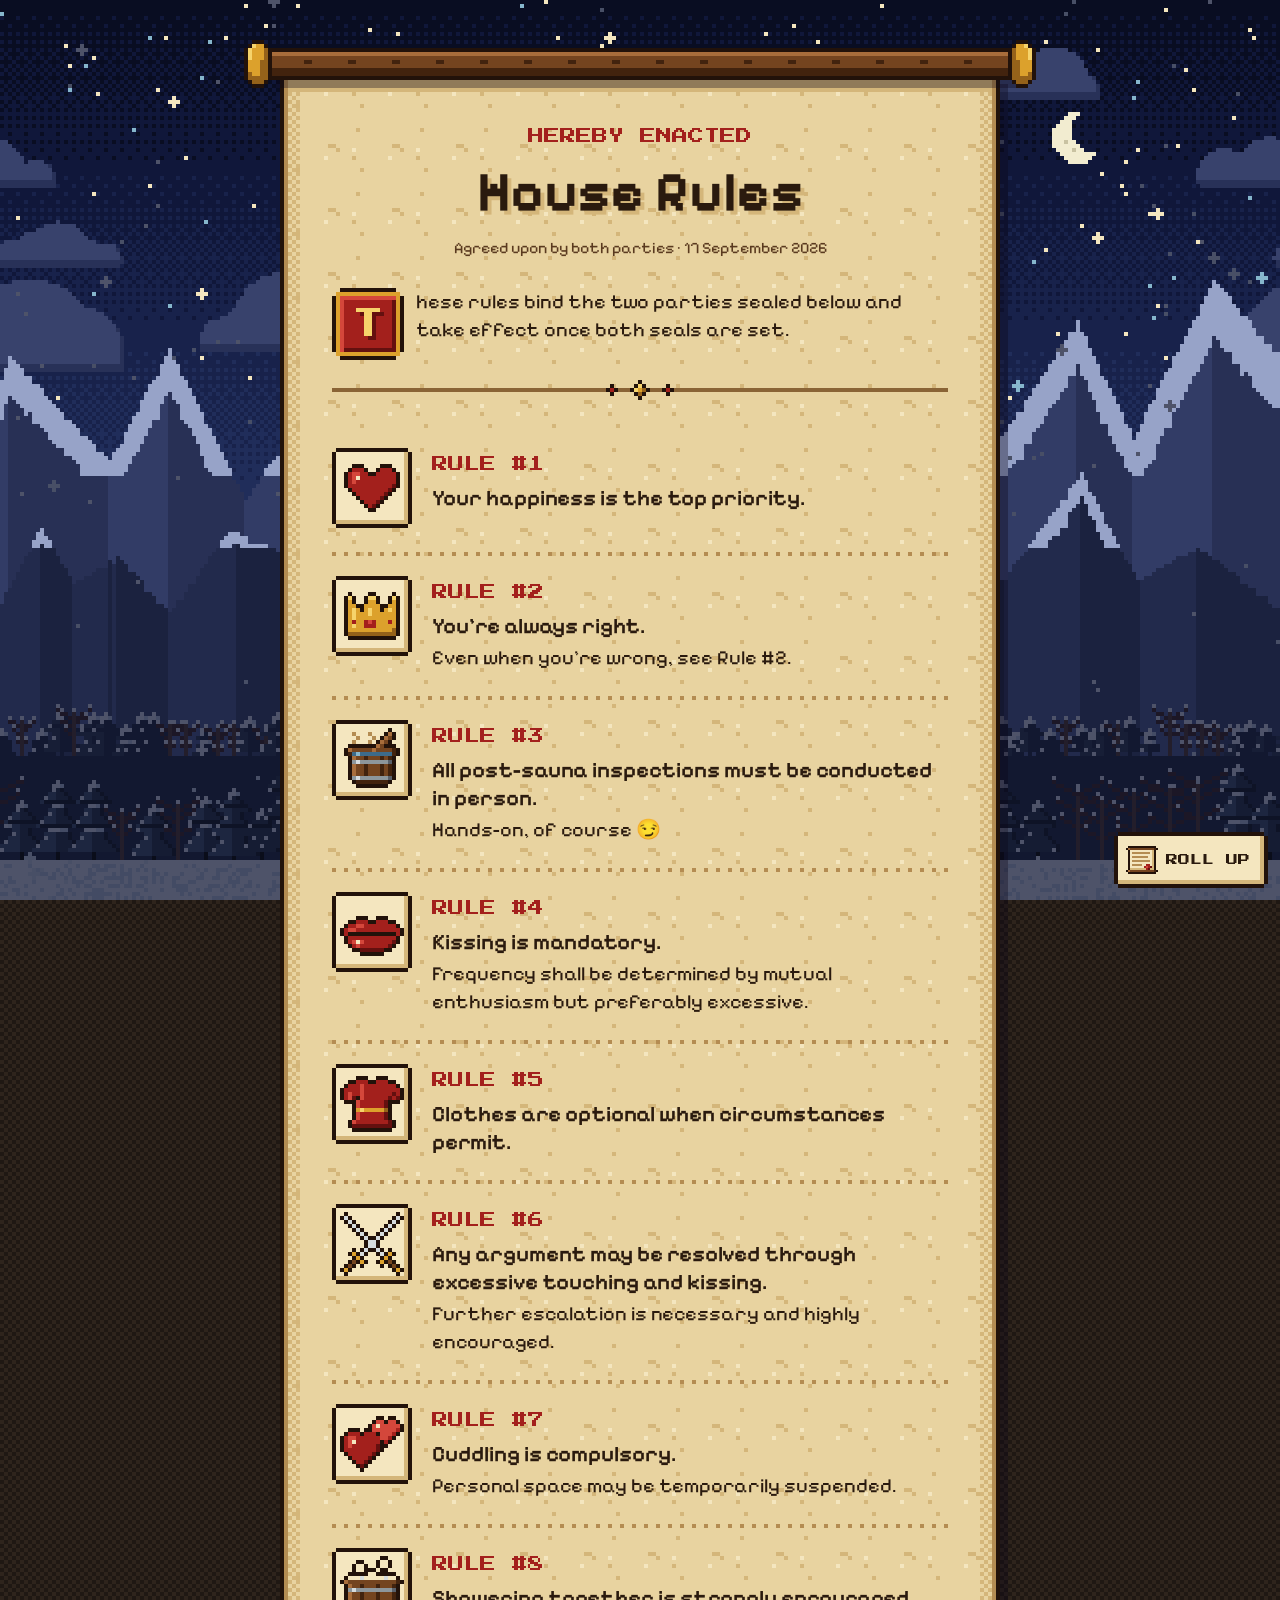
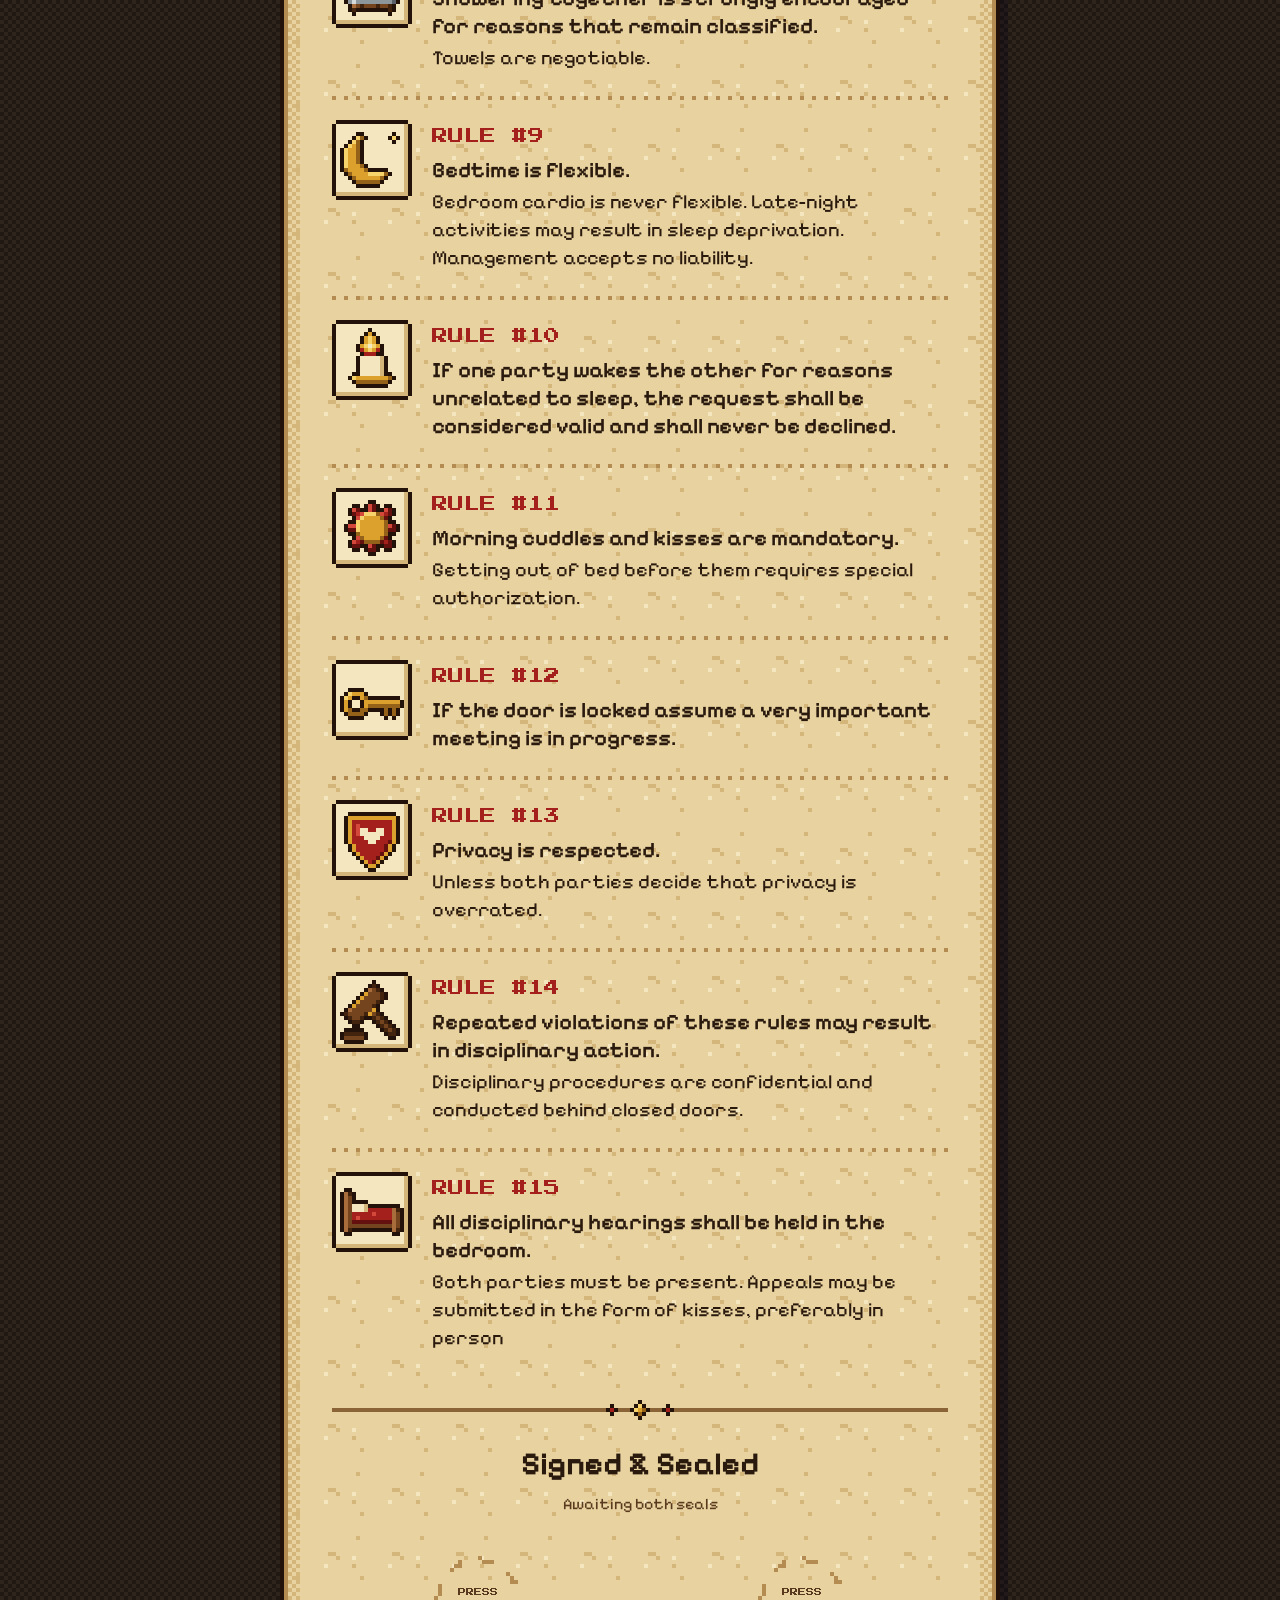
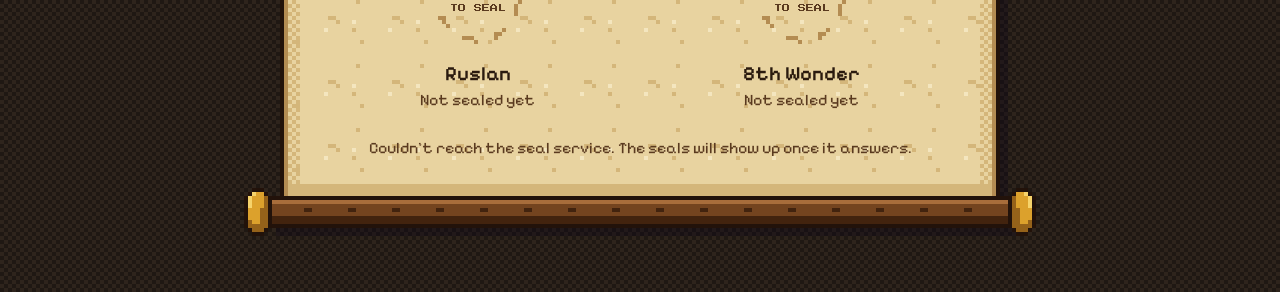
<file: index.html>
<!doctype html>
<html lang="en">
<head>
<meta charset="utf-8">
<meta name="viewport" content="width=device-width, initial-scale=1, viewport-fit=cover">
<title>House Rules</title>
<meta name="description" content="Fifteen house rules, agreed upon by both parties and sealed in wax.">
<meta property="og:title" content="House Rules">
<meta property="og:description" content="Fifteen house rules, agreed upon by both parties and sealed in wax.">
<meta name="theme-color" content="#1f1813">
<link rel="icon" href="assets/favicon.svg" type="image/svg+xml">
<link rel="preload" href="assets/fonts/PixelifySans-Bold.woff2" as="font" type="font/woff2" crossorigin>
<link rel="preload" href="assets/fonts/PressStart2P-latin.woff2" as="font" type="font/woff2" crossorigin>
<link rel="stylesheet" href="assets/svitok.css">
<link rel="stylesheet" href="assets/ceremony.css">
<link rel="stylesheet" href="assets/landscape.css">
<link rel="stylesheet" href="assets/dragon.css">
<link rel="stylesheet" href="assets/scenes.css">
<style>
  :root { color-scheme: dark; }
  [hidden] { display: none !important; }
  body {
    margin: 0;
    padding-block: max(48px, env(safe-area-inset-top)) max(64px, env(safe-area-inset-bottom));
    background-color: var(--night-900);
    background-image: repeating-conic-gradient(var(--night-800) 0 25%, transparent 0 50%);
    background-size: 8px 8px;
    color: var(--parchment-50);
    font-family: var(--font-pixel);
    font-size: 20px; line-height: 28px;
  }
  .hr-preamble { margin: 28px 0 0; font-size: 20px; line-height: 28px; color: var(--ink); text-wrap: pretty; }
  .hr-preamble::after { content: ""; display: block; clear: both; }
  .hr-sign { text-align: center; }
  .hr-sign h2 { margin: 0; font-weight: 700; font-size: 32px; line-height: 40px; color: var(--ink); text-wrap: balance; }
  .hr-status { margin: 8px 0 0; font-size: 16px; line-height: 24px; color: var(--ink-soft); }
  .hr-status[data-in-force="true"] { color: var(--wax-500); font-weight: 600; }
  .hr-sign .sv-seals { margin-top: 32px; }
  .sv-seal__stamp[aria-disabled="true"] { cursor: default; }
  .sv-rule > div { min-width: 0; }
  .hr-note { margin: 24px 0 0; font-size: 16px; line-height: 24px; color: var(--ink-soft); text-align: center; }

  .hr-form {
    display: grid;
    gap: 12px;
    justify-items: center;
    max-width: 360px;
    margin: 32px auto 0;
    padding: 20px;
    background: var(--parchment-50);
    box-shadow:
      inset -4px -4px 0 0 var(--parchment-200),
      0 -4px 0 0 var(--outline), 0 4px 0 0 var(--outline), -4px 0 0 0 var(--outline), 4px 0 0 0 var(--outline);
  }
  .hr-form h3 { margin: 0; font-weight: 700; font-size: 22px; line-height: 28px; color: var(--ink); }
  .hr-form label { font-size: 16px; line-height: 24px; color: var(--ink-soft); }
  .hr-form input {
    box-sizing: border-box;
    width: 100%;
    padding: 8px 12px;
    border: 0;
    border-radius: 0;
    font: 400 20px/28px var(--font-pixel);
    color: var(--ink);
    background: var(--parchment-100);
    box-shadow: inset 4px 4px 0 0 var(--parchment-200), 0 0 0 4px var(--outline);
  }
  .hr-form input:focus { outline: 4px solid var(--focus-ring); outline-offset: 4px; }
  .hr-form .hr-actions { display: flex; flex-wrap: wrap; justify-content: center; gap: 12px; margin-top: 4px; }
  .hr-map-link { text-decoration: none; }
  .hr-error { margin: 0; min-height: 24px; font-size: 16px; line-height: 24px; color: var(--wax-500); font-weight: 600; }
</style>
</head>
<body>
<div class="hr-world" id="world" aria-hidden="true">
  <canvas id="world-sky"></canvas>
  <canvas id="world-clouds"></canvas>
  <canvas id="world-land"></canvas>
  <canvas id="world-fx"></canvas>
</div>
<script src="assets/landscape.js"></script>
<div class="sv-scroll sv-scroll--unroll" id="scroll">
  <div class="sv-roller"></div>
  <div class="sv-sheet-wrap">
    <div class="sv-sheet">
      <div class="sv-sheet__inner">
        <header class="sv-heading">
          <p class="sv-kicker">Hereby enacted</p>
          <h1 class="sv-title">House Rules</h1>
          <p class="sv-subtitle">Agreed upon by both parties · 17 September 2026</p>
        </header>
        <p class="hr-preamble"><span class="sv-dropcap">T</span>hese rules bind the two parties sealed below and take effect once both seals are set.</p>
        <hr class="sv-divider">
        <ol class="sv-rules">
          <li class="sv-rule" id="rule-1">
            <div class="sv-slot"><span class="sv-icon" data-icon="heart"></span></div>
            <div>
              <p class="sv-rule__num">Rule #1</p>
              <p class="sv-rule__lead">Your happiness is the top priority.</p>
            </div>
          </li>
          <li class="sv-rule" id="rule-2">
            <div class="sv-slot"><span class="sv-icon" data-icon="crown"></span></div>
            <div>
              <p class="sv-rule__num">Rule #2</p>
              <p class="sv-rule__lead">You’re always right.</p>
              <p class="sv-rule__text">Even when you’re wrong, see Rule #2.</p>
            </div>
          </li>
          <li class="sv-rule" id="rule-3">
            <div class="sv-slot"><span class="sv-icon" data-icon="sauna"></span></div>
            <div>
              <p class="sv-rule__num">Rule #3</p>
              <p class="sv-rule__lead">All post-sauna inspections must be conducted in person.</p>
              <p class="sv-rule__text">Hands-on, of course 😏</p>
            </div>
          </li>
          <li class="sv-rule" id="rule-4">
            <div class="sv-slot"><span class="sv-icon" data-icon="kiss"></span></div>
            <div>
              <p class="sv-rule__num">Rule #4</p>
              <p class="sv-rule__lead">Kissing is mandatory.</p>
              <p class="sv-rule__text">Frequency shall be determined by mutual enthusiasm but preferably excessive.</p>
            </div>
          </li>
          <li class="sv-rule" id="rule-5">
            <div class="sv-slot"><span class="sv-icon" data-icon="tunic"></span></div>
            <div>
              <p class="sv-rule__num">Rule #5</p>
              <p class="sv-rule__lead">Clothes are optional when circumstances permit.</p>
            </div>
          </li>
          <li class="sv-rule" id="rule-6">
            <div class="sv-slot"><span class="sv-icon" data-icon="swords"></span></div>
            <div>
              <p class="sv-rule__num">Rule #6</p>
              <p class="sv-rule__lead">Any argument may be resolved through excessive touching and kissing.</p>
              <p class="sv-rule__text">Further escalation is necessary and highly encouraged.</p>
            </div>
          </li>
          <li class="sv-rule" id="rule-7">
            <div class="sv-slot"><span class="sv-icon" data-icon="hearts"></span></div>
            <div>
              <p class="sv-rule__num">Rule #7</p>
              <p class="sv-rule__lead">Cuddling is compulsory.</p>
              <p class="sv-rule__text">Personal space may be temporarily suspended.</p>
            </div>
          </li>
          <li class="sv-rule" id="rule-8">
            <div class="sv-slot"><span class="sv-icon" data-icon="tub"></span></div>
            <div>
              <p class="sv-rule__num">Rule #8</p>
              <p class="sv-rule__lead">Showering together is strongly encouraged for reasons that remain classified.</p>
              <p class="sv-rule__text">Towels are negotiable.</p>
            </div>
          </li>
          <li class="sv-rule" id="rule-9">
            <div class="sv-slot"><span class="sv-icon" data-icon="moon"></span></div>
            <div>
              <p class="sv-rule__num">Rule #9</p>
              <p class="sv-rule__lead">Bedtime is flexible.</p>
              <p class="sv-rule__text">Bedroom cardio is never flexible. Late-night activities may result in sleep deprivation. Management accepts no liability.</p>
            </div>
          </li>
          <li class="sv-rule" id="rule-10">
            <div class="sv-slot"><span class="sv-icon" data-icon="candle"></span></div>
            <div>
              <p class="sv-rule__num">Rule #10</p>
              <p class="sv-rule__lead">If one party wakes the other for reasons unrelated to sleep, the request shall be considered valid and shall never be declined.</p>
            </div>
          </li>
          <li class="sv-rule" id="rule-11">
            <div class="sv-slot"><span class="sv-icon" data-icon="sun"></span></div>
            <div>
              <p class="sv-rule__num">Rule #11</p>
              <p class="sv-rule__lead">Morning cuddles and kisses are mandatory.</p>
              <p class="sv-rule__text">Getting out of bed before them requires special authorization.</p>
            </div>
          </li>
          <li class="sv-rule" id="rule-12">
            <div class="sv-slot"><span class="sv-icon" data-icon="key"></span></div>
            <div>
              <p class="sv-rule__num">Rule #12</p>
              <p class="sv-rule__lead">If the door is locked assume a very important meeting is in progress.</p>
            </div>
          </li>
          <li class="sv-rule" id="rule-13">
            <div class="sv-slot"><span class="sv-icon" data-icon="shield"></span></div>
            <div>
              <p class="sv-rule__num">Rule #13</p>
              <p class="sv-rule__lead">Privacy is respected.</p>
              <p class="sv-rule__text">Unless both parties decide that privacy is overrated.</p>
            </div>
          </li>
          <li class="sv-rule" id="rule-14">
            <div class="sv-slot"><span class="sv-icon" data-icon="gavel"></span></div>
            <div>
              <p class="sv-rule__num">Rule #14</p>
              <p class="sv-rule__lead">Repeated violations of these rules may result in disciplinary action.</p>
              <p class="sv-rule__text">Disciplinary procedures are confidential and conducted behind closed doors.</p>
            </div>
          </li>
          <li class="sv-rule" id="rule-15">
            <div class="sv-slot"><span class="sv-icon" data-icon="bed"></span></div>
            <div>
              <p class="sv-rule__num">Rule #15</p>
              <p class="sv-rule__lead">All disciplinary hearings shall be held in the bedroom.</p>
              <p class="sv-rule__text">Both parties must be present. Appeals may be submitted in the form of kisses, preferably in person</p>
            </div>
          </li>
        </ol>
        <hr class="sv-divider">
        <section class="hr-sign" aria-labelledby="sign-title">
          <h2 id="sign-title">Signed &amp; Sealed</h2>
          <p class="hr-status" id="status" aria-live="polite">Checking the seals…</p>
          <div class="sv-seals">
            <figure class="sv-seal">
              <button class="sv-seal__stamp" data-state="empty" type="button" id="seal-ruslan" aria-label="Press to seal as Ruslan">
                <span class="sv-seal__hint" aria-hidden="true">Press<br>to seal</span>
                <span class="sv-seal__mark" aria-hidden="true"></span>
              </button>
              <figcaption>
                <p class="sv-seal__name">Ruslan</p>
                <p class="sv-seal__date" id="date-ruslan">…</p>
              </figcaption>
            </figure>
            <figure class="sv-seal">
              <button class="sv-seal__stamp" data-state="empty" type="button" id="seal-wonder" aria-label="Press to seal as 8th Wonder">
                <span class="sv-seal__hint" aria-hidden="true">Press<br>to seal</span>
                <span class="sv-seal__mark" aria-hidden="true"></span>
              </button>
              <figcaption>
                <p class="sv-seal__name">8th Wonder</p>
                <p class="sv-seal__date" id="date-wonder">…</p>
              </figcaption>
            </figure>
          </div>
          <div class="hr-reign" id="reign" hidden>
            <div class="hr-stage is-met" id="stage" aria-hidden="true">
              <span class="sv-icon sv-icon--32 hr-stage__heart" data-icon="heart" data-size="32"></span>
              <div class="hr-hero hr-hero--him" id="hero-him"></div>
              <div class="hr-hero hr-hero--her" id="hero-her"></div>
              <div class="hr-stage__ground"></div>
            </div>
            <div class="hr-cal">
              <dl class="hr-cal__dials" aria-label="Reign calendar">
                <div class="hr-dial"><dt>Month</dt><dd id="cal-month">1</dd></div>
                <div class="hr-dial"><dt>Week</dt><dd id="cal-week">1</dd></div>
                <div class="hr-dial"><dt>Day</dt><dd id="cal-day">1</dd></div>
              </dl>
              <p class="hr-cal__kicker">Astrologers proclaim</p>
              <p class="hr-cal__name" id="cal-name"></p>
              <p class="hr-cal__effect" id="cal-effect"></p>
              <p class="hr-cal__note" id="cal-note" hidden></p>
              <p class="hr-cal__total" id="cal-total"></p>
            </div>
            <div class="hr-reign__actions">
              <button class="sv-btn sv-btn--quiet" type="button" id="artifact-open">Artifact</button>
              <button class="sv-btn sv-btn--quiet" type="button" id="ceremony-replay">Replay</button>
              <button class="sv-btn sv-btn--quiet" type="button" id="sound-toggle" role="switch" aria-checked="true">Sound: on</button>
              <button class="sv-btn sv-btn--quiet hr-wish-btn" type="button" id="wish-open" aria-haspopup="dialog"
                data-wishlist="https://ohmywishes.com/users/alexandrachernova/lists/bc704e88-c30b-4829-b465-b6dfea93531c">Wish list</button>
              <a class="sv-btn sv-btn--quiet hr-map-link" href="map.html">Map</a>
            </div>
          </div>
          <form class="hr-form" id="seal-form" hidden>
            <h3 id="form-title">Sealing as Ruslan</h3>
            <label for="word">Your secret word</label>
            <input id="word" name="word" type="password" autocomplete="off" autocapitalize="none" autocorrect="off" spellcheck="false" maxlength="200" required>
            <div class="hr-actions">
              <button class="sv-btn" type="submit" id="seal-submit">Seal it</button>
              <button class="sv-btn sv-btn--quiet" type="button" id="seal-cancel">Cancel</button>
            </div>
            <p class="hr-error" id="form-error" role="alert"></p>
          </form>
          <p class="hr-note" id="note" hidden></p>
        </section>
      </div>
    </div>
  </div>
  <div class="sv-roller"></div>
  <button class="hr-rolled" type="button" id="rolled-seal" aria-label="Unroll the scroll" hidden>
    <span class="hr-rolled__ribbon"></span>
    <span class="sv-seal__stamp" data-state="stamped" aria-hidden="true"><span class="sv-seal__mark"></span></span>
  </button>
</div>
<button class="sv-btn sv-btn--quiet hr-roll" type="button" id="roll-toggle" aria-controls="scroll" aria-expanded="true" hidden>
  <span class="sv-icon sv-icon--32" data-icon="scroll" data-size="32"></span><span class="hr-roll__text">Roll up</span>
</button>
<div class="hr-banner" id="hr-banner" aria-hidden="true" hidden>
  <span class="sv-icon sv-icon--32" data-icon="heart" data-size="32"></span>
  <span>Rules ratified</span>
  <span class="sv-icon sv-icon--32" data-icon="heart" data-size="32"></span>
</div>
<dialog class="hr-dialog" id="artifact" aria-labelledby="artifact-title" aria-describedby="artifact-text">
  <form class="hr-dialog__frame" method="dialog">
    <p class="hr-dialog__kicker">Artifact acquired</p>
    <div class="hr-dialog__icon"><span class="sv-icon" data-icon="scroll" data-size="64"></span></div>
    <h2 class="hr-dialog__title" id="artifact-title">Pact of Eternal Happiness</h2>
    <p class="hr-dialog__text" id="artifact-text">Both seals are set. The fifteen rules now bind you both.</p>
    <ul class="hr-bonus">
      <li><span class="sv-icon sv-icon--32" data-icon="heart" data-size="32"></span><span>Happiness</span><b>+MAX</b></li>
      <li><span class="sv-icon sv-icon--32" data-icon="crown" data-size="32"></span><span>Being right</span><b>+100%</b></li>
      <li><span class="sv-icon sv-icon--32" data-icon="kiss" data-size="32"></span><span>Kisses</span><b>+99</b></li>
      <li><span class="sv-icon sv-icon--32" data-icon="hearts" data-size="32"></span><span>Cuddles</span><b>+99</b></li>
    </ul>
    <p class="hr-dialog__effect">Effect: permanent.</p>
    <button class="sv-btn" value="ok" autofocus>OK</button>
  </form>
</dialog>
<script src="config.js"></script>
<script src="assets/svitok.js"></script>
<script src="assets/rollup.js"></script>
<script src="assets/heroes.js"></script>
<script src="assets/dragon.js"></script>
<script src="assets/scenes.js"></script>
<script src="assets/ceremony.js"></script>
<script src="assets/house-rules.js"></script>
</body>
</html>
</file>
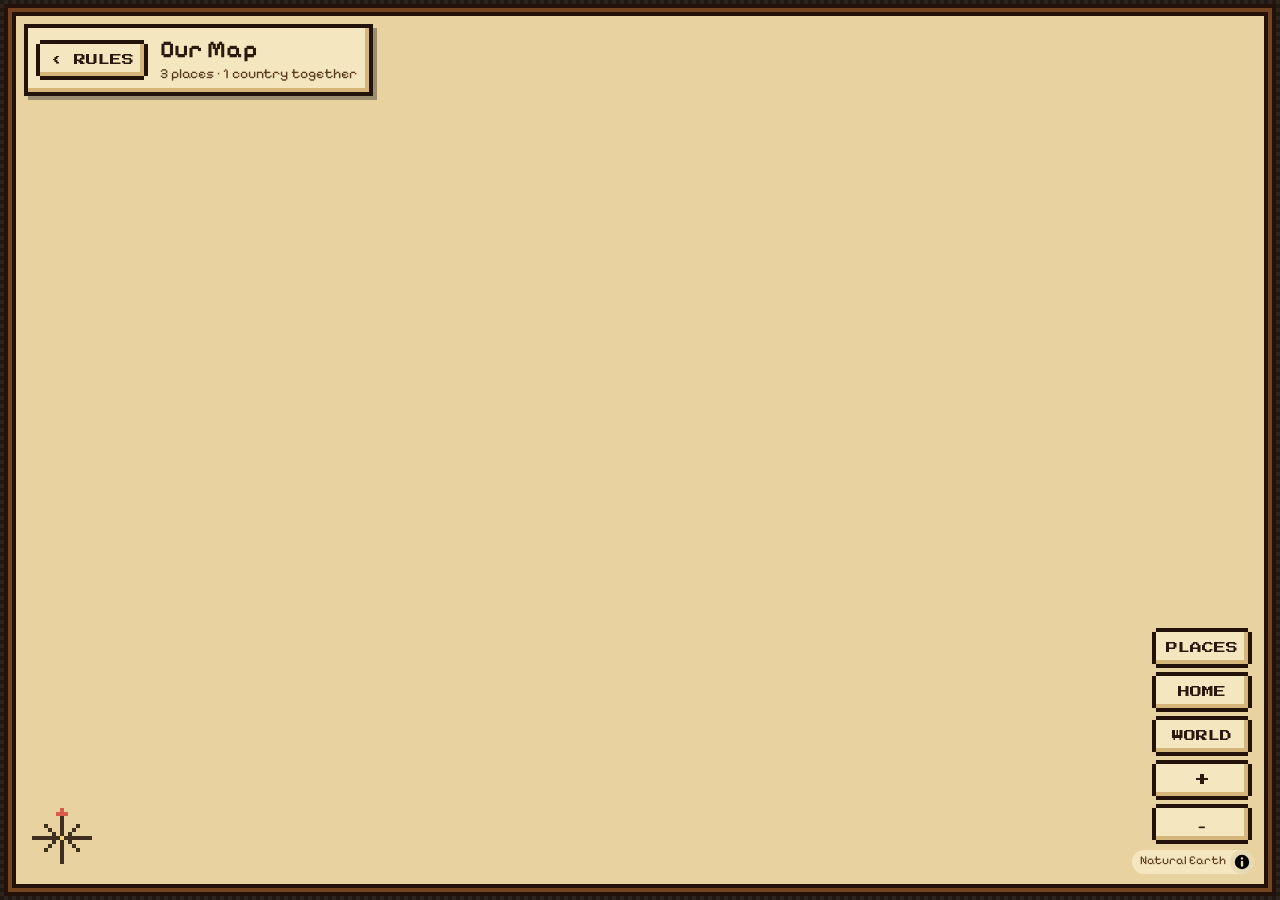
<file: map.html>
<!doctype html>
<html lang="en">
<head>
<meta charset="utf-8">
<meta name="viewport" content="width=device-width, initial-scale=1, viewport-fit=cover">
<title>Our Map · House Rules</title>
<meta name="description" content="Our places, on a pixel map of the whole world.">
<meta name="theme-color" content="#1f1813">
<link rel="icon" href="assets/favicon.svg" type="image/svg+xml">
<link rel="preload" href="assets/fonts/PixelifySans-SemiBold.woff2" as="font" type="font/woff2" crossorigin>
<link rel="preload" href="assets/fonts/PressStart2P-latin.woff2" as="font" type="font/woff2" crossorigin>
<link rel="stylesheet" href="assets/vendor/maplibre/maplibre-gl.css">
<link rel="stylesheet" href="assets/svitok.css">
<link rel="stylesheet" href="assets/map.css">
</head>
<body class="hr-map-page">
<main class="hr-map" id="map" aria-label="A pixel map of the world with our places"></main>

<header class="hr-map__bar">
  <a class="sv-btn sv-btn--quiet" href="./">&lsaquo; Rules</a>
  <div class="hr-map__title">
    <h1>Our Map</h1>
    <p id="map-stats">&nbsp;</p>
  </div>
</header>

<nav class="hr-map__tools" aria-label="Map">
  <button class="sv-btn sv-btn--quiet" type="button" id="map-places" aria-expanded="false" aria-controls="map-list">Places</button>
  <button class="sv-btn sv-btn--quiet" type="button" id="map-home" data-live>Home</button>
  <button class="sv-btn sv-btn--quiet" type="button" id="map-world" data-live>World</button>
  <button class="sv-btn sv-btn--quiet hr-map__zoom" type="button" id="map-in" data-live aria-label="Zoom in">+</button>
  <button class="sv-btn sv-btn--quiet hr-map__zoom" type="button" id="map-out" data-live aria-label="Zoom out">&minus;</button>
</nav>
<div class="hr-map__compass" aria-hidden="true"></div>

<aside class="hr-map__list" id="map-list" aria-label="Our places" hidden>
  <h2>Our places</h2>
  <ol id="map-list-items"></ol>
</aside>

<section class="hr-map__card" id="map-card" aria-live="polite" hidden>
  <p class="hr-card__date" id="card-date"></p>
  <h2 id="card-title"></h2>
  <p class="hr-card__note" id="card-note"></p>
  <p class="hr-card__example" id="card-example" hidden>An example pin: put your own places in places.json.</p>
  <div class="hr-card__actions">
    <button class="sv-btn sv-btn--quiet" type="button" id="card-closer">Closer</button>
    <button class="sv-btn" type="button" id="card-close">Close</button>
  </div>
</section>

<div class="hr-map__fallback" id="map-fallback" hidden>
  <div class="hr-drawn" id="drawn-stage"><img src="assets/map/world.png" alt="A drawn map of the world" width="512" height="320"></div>
  <p>The live map can't be reached right now, so here is the drawn one. <a href="">Try again</a></p>
</div>

<script src="assets/vendor/maplibre/maplibre-gl.js"></script>
<script src="assets/heroes.js"></script>
<script src="assets/map.js"></script>
</body>
</html>
</file>
<file: assets/svitok.css>
/* «Свиток» design system: tokens, fonts and components. */
:root, [data-theme="parchment"] {
  --parchment-50: #f4e6bf;
  --parchment-100: #e8d3a0;
  --parchment-200: #d4b67a;
  --parchment-300: #b48c52;
  --parchment-400: #8a6436;
  --ink: #2a1a0e;
  --ink-soft: #5a3a1f;
  --outline: #22120a;
  --wood-300: #a86d3b;
  --wood-500: #74441f;
  --wood-700: #42230e;
  --wax-300: #d4473b;
  --wax-500: #a3201c;
  --wax-700: #64100f;
  --on-wax: #f8e7c0;
  --gold-200: #f6d36b;
  --gold-400: #dca12c;
  --gold-600: #95621a;
  --sky-300: #86b6cc;
  --sky-500: #3d6b8a;
  --sky-700: #24435a;
  --leaf-300: #93b847;
  --leaf-500: #4c7a2c;
  --steel-100: #d5dbdd;
  --steel-300: #8d969b;
  --steel-500: #59606a;
  --night-900: #1f1813;
  --night-800: #2e241c;
  --focus-ring: var(--ink);
  --shadow-drop: 4px 4px 0 0 #22120a;
  --shadow-scroll: 8px 8px 0 0 #120d0a;
}
:root {
  --space-1: 4px;
  --space-2: 8px;
  --space-3: 12px;
  --space-4: 16px;
  --space-5: 20px;
  --space-6: 24px;
  --space-8: 32px;
  --space-12: 48px;
  --radius-none: 0px;
  --notch-1: 4px;
  --notch-2: 8px;
  --pixel: 4px;
  --font-pixel: "Pixelify Sans", Tiny5, ui-monospace, monospace;
  --font-arcade: "Press Start 2P", "Pixelify Sans", monospace;
}
@font-face { font-family: "Pixelify Sans"; src: url("fonts/PixelifySans-Regular.woff2") format("woff2"); font-weight: 400; font-style: normal; font-display: swap; }
@font-face { font-family: "Pixelify Sans"; src: url("fonts/PixelifySans-SemiBold.woff2") format("woff2"); font-weight: 600; font-style: normal; font-display: swap; }
@font-face { font-family: "Pixelify Sans"; src: url("fonts/PixelifySans-Bold.woff2") format("woff2"); font-weight: 700; font-style: normal; font-display: swap; }
@font-face { font-family: "Press Start 2P"; src: url("fonts/PressStart2P-latin.woff2") format("woff2"); font-weight: 400; font-style: normal; font-display: swap; }
/* Свиток — pixel-art scroll components. Every length is a multiple of the 4px art pixel. */

/* ---------- base ---------- */
.sv-page {
  margin: 0;
  min-height: 100%;
  background-color: var(--night-900);
  background-image: repeating-conic-gradient(var(--night-800) 0 25%, transparent 0 50%);
  background-size: 8px 8px;
  color: var(--parchment-50);
  font-family: var(--font-pixel);
}
.sv-art, .sv-art img, .sv-art svg { image-rendering: pixelated; }
.sv-icon { display: inline-block; width: 64px; height: 64px; image-rendering: pixelated; vertical-align: middle; }
.sv-icon > svg, .sv-icon > img { display: block; width: 100%; height: 100%; }
.sv-icon--48 { width: 48px; height: 48px; }
.sv-icon--32 { width: 32px; height: 32px; }

/* ---------- scroll ---------- */
.sv-scroll {
  --sv-unroll-time: 1.6s;
  position: relative;
  width: min(720px, calc(100% - 72px));
  margin: 0 auto;
}
.sv-roller {
  position: relative;
  z-index: 2;
  height: 32px;
  margin: 0 -12px;
  box-shadow: var(--shadow-scroll);
  background:
    repeating-linear-gradient(to right, transparent 0 36px, var(--wood-700) 36px 44px) 0 12px / 100% 4px no-repeat,
    linear-gradient(to bottom,
      var(--outline) 0 4px,
      var(--wood-300) 4px 8px,
      var(--wood-500) 8px 20px,
      var(--wood-700) 20px 28px,
      var(--outline) 28px 32px);
}
.sv-roller::before, .sv-roller::after {
  content: "";
  position: absolute;
  top: -8px;
  width: 28px;
  height: 48px;
  image-rendering: pixelated;
  background: url("data:image/svg+xml,%3Csvg xmlns='http://www.w3.org/2000/svg' viewBox='0 0 7 12' width='28' height='48' shape-rendering='crispEdges'%3E%3Ctitle%3E%D0%9D%D0%B0%D0%BA%D0%BE%D0%BD%D0%B5%D1%87%D0%BD%D0%B8%D0%BA %D0%B2%D0%B0%D0%BB%D0%B8%D0%BA%D0%B0%3C/title%3E%3Crect x='2' y='0' width='3' height='1' fill='%2322120a'/%3E%3Crect x='1' y='1' width='1' height='1' fill='%2322120a'/%3E%3Crect x='2' y='1' width='1' height='1' fill='%23f6d36b'/%3E%3Crect x='3' y='1' width='2' height='1' fill='%23dca12c'/%3E%3Crect x='5' y='1' width='1' height='1' fill='%2322120a'/%3E%3Crect x='0' y='2' width='1' height='1' fill='%2322120a'/%3E%3Crect x='1' y='2' width='1' height='1' fill='%23f6d36b'/%3E%3Crect x='2' y='2' width='3' height='1' fill='%23dca12c'/%3E%3Crect x='5' y='2' width='1' height='1' fill='%2395621a'/%3E%3Crect x='6' y='2' width='1' height='1' fill='%2322120a'/%3E%3Crect x='0' y='3' width='1' height='1' fill='%2322120a'/%3E%3Crect x='1' y='3' width='1' height='1' fill='%23f6d36b'/%3E%3Crect x='2' y='3' width='3' height='1' fill='%23dca12c'/%3E%3Crect x='5' y='3' width='1' height='1' fill='%2395621a'/%3E%3Crect x='6' y='3' width='1' height='1' fill='%2322120a'/%3E%3Crect x='0' y='4' width='1' height='1' fill='%2322120a'/%3E%3Crect x='1' y='4' width='1' height='1' fill='%23f6d36b'/%3E%3Crect x='2' y='4' width='3' height='1' fill='%23dca12c'/%3E%3Crect x='5' y='4' width='1' height='1' fill='%2395621a'/%3E%3Crect x='6' y='4' width='1' height='1' fill='%2322120a'/%3E%3Crect x='0' y='5' width='1' height='1' fill='%2322120a'/%3E%3Crect x='1' y='5' width='3' height='1' fill='%23dca12c'/%3E%3Crect x='4' y='5' width='2' height='1' fill='%2395621a'/%3E%3Crect x='6' y='5' width='1' height='1' fill='%2322120a'/%3E%3Crect x='0' y='6' width='1' height='1' fill='%2322120a'/%3E%3Crect x='1' y='6' width='3' height='1' fill='%23dca12c'/%3E%3Crect x='4' y='6' width='2' height='1' fill='%2395621a'/%3E%3Crect x='6' y='6' width='1' height='1' fill='%2322120a'/%3E%3Crect x='0' y='7' width='1' height='1' fill='%2322120a'/%3E%3Crect x='1' y='7' width='3' height='1' fill='%23dca12c'/%3E%3Crect x='4' y='7' width='2' height='1' fill='%2395621a'/%3E%3Crect x='6' y='7' width='1' height='1' fill='%2322120a'/%3E%3Crect x='0' y='8' width='1' height='1' fill='%2322120a'/%3E%3Crect x='1' y='8' width='1' height='1' fill='%2395621a'/%3E%3Crect x='2' y='8' width='2' height='1' fill='%23dca12c'/%3E%3Crect x='4' y='8' width='2' height='1' fill='%2395621a'/%3E%3Crect x='6' y='8' width='1' height='1' fill='%2322120a'/%3E%3Crect x='0' y='9' width='1' height='1' fill='%2322120a'/%3E%3Crect x='1' y='9' width='5' height='1' fill='%2395621a'/%3E%3Crect x='6' y='9' width='1' height='1' fill='%2322120a'/%3E%3Crect x='1' y='10' width='1' height='1' fill='%2322120a'/%3E%3Crect x='2' y='10' width='3' height='1' fill='%2395621a'/%3E%3Crect x='5' y='10' width='1' height='1' fill='%2322120a'/%3E%3Crect x='2' y='11' width='3' height='1' fill='%2322120a'/%3E%3C/svg%3E") center / 28px 48px no-repeat;
}
.sv-roller::before { left: -24px; }
.sv-roller::after { right: -24px; background-image: url("data:image/svg+xml,%3Csvg xmlns='http://www.w3.org/2000/svg' viewBox='0 0 7 12' width='28' height='48' shape-rendering='crispEdges'%3E%3Ctitle%3E%D0%9D%D0%B0%D0%BA%D0%BE%D0%BD%D0%B5%D1%87%D0%BD%D0%B8%D0%BA %D0%B2%D0%B0%D0%BB%D0%B8%D0%BA%D0%B0%3C/title%3E%3Crect x='2' y='0' width='3' height='1' fill='%2322120a'/%3E%3Crect x='1' y='1' width='1' height='1' fill='%2322120a'/%3E%3Crect x='2' y='1' width='2' height='1' fill='%23dca12c'/%3E%3Crect x='4' y='1' width='1' height='1' fill='%23f6d36b'/%3E%3Crect x='5' y='1' width='1' height='1' fill='%2322120a'/%3E%3Crect x='0' y='2' width='1' height='1' fill='%2322120a'/%3E%3Crect x='1' y='2' width='1' height='1' fill='%2395621a'/%3E%3Crect x='2' y='2' width='3' height='1' fill='%23dca12c'/%3E%3Crect x='5' y='2' width='1' height='1' fill='%23f6d36b'/%3E%3Crect x='6' y='2' width='1' height='1' fill='%2322120a'/%3E%3Crect x='0' y='3' width='1' height='1' fill='%2322120a'/%3E%3Crect x='1' y='3' width='1' height='1' fill='%2395621a'/%3E%3Crect x='2' y='3' width='3' height='1' fill='%23dca12c'/%3E%3Crect x='5' y='3' width='1' height='1' fill='%23f6d36b'/%3E%3Crect x='6' y='3' width='1' height='1' fill='%2322120a'/%3E%3Crect x='0' y='4' width='1' height='1' fill='%2322120a'/%3E%3Crect x='1' y='4' width='1' height='1' fill='%2395621a'/%3E%3Crect x='2' y='4' width='3' height='1' fill='%23dca12c'/%3E%3Crect x='5' y='4' width='1' height='1' fill='%23f6d36b'/%3E%3Crect x='6' y='4' width='1' height='1' fill='%2322120a'/%3E%3Crect x='0' y='5' width='1' height='1' fill='%2322120a'/%3E%3Crect x='1' y='5' width='2' height='1' fill='%2395621a'/%3E%3Crect x='3' y='5' width='3' height='1' fill='%23dca12c'/%3E%3Crect x='6' y='5' width='1' height='1' fill='%2322120a'/%3E%3Crect x='0' y='6' width='1' height='1' fill='%2322120a'/%3E%3Crect x='1' y='6' width='2' height='1' fill='%2395621a'/%3E%3Crect x='3' y='6' width='3' height='1' fill='%23dca12c'/%3E%3Crect x='6' y='6' width='1' height='1' fill='%2322120a'/%3E%3Crect x='0' y='7' width='1' height='1' fill='%2322120a'/%3E%3Crect x='1' y='7' width='2' height='1' fill='%2395621a'/%3E%3Crect x='3' y='7' width='3' height='1' fill='%23dca12c'/%3E%3Crect x='6' y='7' width='1' height='1' fill='%2322120a'/%3E%3Crect x='0' y='8' width='1' height='1' fill='%2322120a'/%3E%3Crect x='1' y='8' width='2' height='1' fill='%2395621a'/%3E%3Crect x='3' y='8' width='2' height='1' fill='%23dca12c'/%3E%3Crect x='5' y='8' width='1' height='1' fill='%2395621a'/%3E%3Crect x='6' y='8' width='1' height='1' fill='%2322120a'/%3E%3Crect x='0' y='9' width='1' height='1' fill='%2322120a'/%3E%3Crect x='1' y='9' width='5' height='1' fill='%2395621a'/%3E%3Crect x='6' y='9' width='1' height='1' fill='%2322120a'/%3E%3Crect x='1' y='10' width='1' height='1' fill='%2322120a'/%3E%3Crect x='2' y='10' width='3' height='1' fill='%2395621a'/%3E%3Crect x='5' y='10' width='1' height='1' fill='%2322120a'/%3E%3Crect x='2' y='11' width='3' height='1' fill='%2322120a'/%3E%3C/svg%3E"); }

.sv-sheet-wrap {
  position: relative;
  z-index: 1;
  margin: -4px 0;
  overflow: hidden;
  box-shadow: var(--shadow-scroll);
}
.sv-sheet {
  position: relative;
  color: var(--ink);
  border-left: 4px solid var(--outline);
  border-right: 4px solid var(--outline);
  background-color: var(--parchment-100);
  background-image:
    linear-gradient(to bottom,
      var(--parchment-300) 0 4px, var(--parchment-200) 4px 16px, transparent 16px calc(100% - 16px),
      var(--parchment-200) calc(100% - 16px) calc(100% - 4px), var(--parchment-300) calc(100% - 4px)),
    url("data:image/svg+xml,%3Csvg xmlns='http://www.w3.org/2000/svg' viewBox='0 0 16 16' width='64' height='64' shape-rendering='crispEdges'%3E%3Crect x='11' y='1' width='2' height='1' fill='%23d4b67a'/%3E%3Crect x='1' y='2' width='1' height='1' fill='%23f4e6bf'/%3E%3Crect x='13' y='2' width='1' height='1' fill='%23d4b67a'/%3E%3Crect x='1' y='4' width='1' height='1' fill='%23d4b67a'/%3E%3Crect x='10' y='4' width='1' height='1' fill='%23f4e6bf'/%3E%3Crect x='3' y='7' width='1' height='1' fill='%23d4b67a'/%3E%3Crect x='2' y='13' width='1' height='1' fill='%23d4b67a'/%3E%3C/svg%3E");
  background-size: 100% 100%, 64px 64px;
}
.sv-sheet::before, .sv-sheet::after {
  content: "";
  position: absolute;
  top: 0;
  bottom: 0;
  width: 16px;
  pointer-events: none;
  background-image: repeating-conic-gradient(var(--parchment-200) 0 25%, transparent 0 50%);
  background-size: 8px 8px;
}
.sv-sheet::before { left: 0; box-shadow: inset 4px 0 0 0 var(--parchment-300); }
.sv-sheet::after { right: 0; box-shadow: inset -4px 0 0 0 var(--parchment-300); background-position: 4px 0; }
.sv-sheet__inner { position: relative; padding: 48px 48px 40px; }

.sv-scroll--unroll .sv-sheet-wrap { animation: sv-unroll var(--sv-unroll-time) steps(24, end) backwards; }
.sv-scroll.is-rolled .sv-sheet-wrap { max-height: 0; animation: none; }
@keyframes sv-unroll { from { max-height: 0; } to { max-height: var(--sv-h, 1600px); } }

/* ---------- heading ---------- */
.sv-heading { text-align: center; margin: 0 0 8px; }
.sv-kicker {
  margin: 0 0 16px;
  font-family: var(--font-arcade);
  font-size: 16px; line-height: 24px;
  text-transform: uppercase;
  color: var(--wax-500);
}
.sv-title {
  margin: 0;
  font-family: var(--font-pixel);
  font-weight: 700;
  font-size: 56px; line-height: 56px;
  color: var(--ink);
  text-shadow: 4px 4px 0 var(--parchment-200);
}
.sv-subtitle { margin: 16px 0 0; font-size: 16px; line-height: 24px; color: var(--ink-soft); }

/* ---------- divider ---------- */
.sv-divider {
  height: 20px;
  margin: 24px 0;
  border: 0;
  background:
    url("data:image/svg+xml,%3Csvg xmlns='http://www.w3.org/2000/svg' viewBox='0 0 17 5' width='68' height='20' shape-rendering='crispEdges'%3E%3Ctitle%3E%D0%9E%D1%80%D0%BD%D0%B0%D0%BC%D0%B5%D0%BD%D1%82%3C/title%3E%3Crect x='8' y='0' width='1' height='1' fill='%2322120a'/%3E%3Crect x='1' y='1' width='1' height='1' fill='%2322120a'/%3E%3Crect x='7' y='1' width='1' height='1' fill='%2322120a'/%3E%3Crect x='8' y='1' width='1' height='1' fill='%23f6d36b'/%3E%3Crect x='9' y='1' width='1' height='1' fill='%2322120a'/%3E%3Crect x='15' y='1' width='1' height='1' fill='%2322120a'/%3E%3Crect x='0' y='2' width='1' height='1' fill='%2322120a'/%3E%3Crect x='1' y='2' width='1' height='1' fill='%23a3201c'/%3E%3Crect x='2' y='2' width='1' height='1' fill='%2322120a'/%3E%3Crect x='6' y='2' width='1' height='1' fill='%2322120a'/%3E%3Crect x='7' y='2' width='1' height='1' fill='%23f6d36b'/%3E%3Crect x='8' y='2' width='1' height='1' fill='%23dca12c'/%3E%3Crect x='9' y='2' width='1' height='1' fill='%2395621a'/%3E%3Crect x='10' y='2' width='1' height='1' fill='%2322120a'/%3E%3Crect x='14' y='2' width='1' height='1' fill='%2322120a'/%3E%3Crect x='15' y='2' width='1' height='1' fill='%23a3201c'/%3E%3Crect x='16' y='2' width='1' height='1' fill='%2322120a'/%3E%3Crect x='1' y='3' width='1' height='1' fill='%2322120a'/%3E%3Crect x='7' y='3' width='1' height='1' fill='%2322120a'/%3E%3Crect x='8' y='3' width='1' height='1' fill='%2395621a'/%3E%3Crect x='9' y='3' width='1' height='1' fill='%2322120a'/%3E%3Crect x='15' y='3' width='1' height='1' fill='%2322120a'/%3E%3Crect x='8' y='4' width='1' height='1' fill='%2322120a'/%3E%3C/svg%3E") center / 68px 20px no-repeat,
    linear-gradient(var(--parchment-400), var(--parchment-400)) center / 100% 4px no-repeat;
  image-rendering: pixelated;
}

/* ---------- drop cap ---------- */
.sv-dropcap {
  float: left;
  display: grid;
  place-items: center;
  width: 56px; height: 56px;
  margin: 8px 20px 4px 8px;
  font-family: var(--font-arcade);
  font-size: 32px; line-height: 32px;
  color: var(--gold-200);
  background: var(--wax-500);
  text-shadow: 4px 4px 0 var(--wax-700);
  box-shadow:
    inset 4px 4px 0 0 var(--wax-300), inset -4px -4px 0 0 var(--wax-700),
    0 0 0 4px var(--gold-400),
    0 -8px 0 0 var(--outline), 0 8px 0 0 var(--outline), -8px 0 0 0 var(--outline), 8px 0 0 0 var(--outline);
}

/* ---------- rule ---------- */
.sv-rules { list-style: none; margin: 0; padding: 0; }
.sv-rule {
  display: grid;
  grid-template-columns: 80px 1fr;
  gap: 20px;
  align-items: start;
  padding: 24px 0;
}
.sv-rule + .sv-rule {
  background: repeating-linear-gradient(to right, var(--parchment-300) 0 4px, transparent 4px 12px) top left / 100% 4px no-repeat;
}
.sv-slot {
  display: grid;
  place-items: center;
  width: 80px; height: 80px;
  margin: 4px;
  box-sizing: border-box;
  background: var(--parchment-50);
  box-shadow:
    inset -4px -4px 0 0 var(--parchment-200),
    0 -4px 0 0 var(--outline), 0 4px 0 0 var(--outline), -4px 0 0 0 var(--outline), 4px 0 0 0 var(--outline);
}
.sv-rule .sv-slot { width: 72px; height: 72px; }
.sv-rule .sv-slot .sv-icon { width: 64px; height: 64px; }
.sv-rule__num {
  margin: 4px 0 8px;
  font-family: var(--font-arcade);
  font-size: 16px; line-height: 24px;
  text-transform: uppercase;
  color: var(--wax-500);
}
.sv-rule__lead { margin: 0; font-weight: 600; font-size: 22px; line-height: 28px; color: var(--ink); }
.sv-rule__text { margin: 4px 0 0; font-size: 20px; line-height: 28px; color: var(--ink); }
.sv-rule__text:empty { display: none; }

/* ---------- button ---------- */
.sv-btn {
  appearance: none;
  display: inline-block;
  margin: 4px;
  padding: 12px 16px;
  border: 0;
  border-radius: 0;
  cursor: pointer;
  font-family: var(--font-arcade);
  font-size: 16px; line-height: 24px;
  text-transform: uppercase;
  color: var(--on-wax);
  background: var(--wax-500);
  box-shadow:
    inset 4px 4px 0 0 var(--wax-300), inset -4px -4px 0 0 var(--wax-700),
    0 -4px 0 0 var(--outline), 0 4px 0 0 var(--outline), -4px 0 0 0 var(--outline), 4px 0 0 0 var(--outline);
}
.sv-btn:hover { filter: brightness(1.1); }
.sv-btn:active, .sv-btn[aria-pressed="true"] {
  transform: translateY(4px);
  box-shadow:
    inset 4px 4px 0 0 var(--wax-700), inset -4px -4px 0 0 var(--wax-500),
    0 -4px 0 0 var(--outline), 0 4px 0 0 var(--outline), -4px 0 0 0 var(--outline), 4px 0 0 0 var(--outline);
}
.sv-btn--quiet {
  color: var(--ink);
  background: var(--parchment-50);
  box-shadow:
    inset -4px -4px 0 0 var(--parchment-200),
    0 -4px 0 0 var(--outline), 0 4px 0 0 var(--outline), -4px 0 0 0 var(--outline), 4px 0 0 0 var(--outline);
}
.sv-btn--quiet:hover { filter: brightness(1.04); }
.sv-btn--quiet:active {
  box-shadow:
    inset 4px 4px 0 0 var(--parchment-200),
    0 -4px 0 0 var(--outline), 0 4px 0 0 var(--outline), -4px 0 0 0 var(--outline), 4px 0 0 0 var(--outline);
}
.sv-btn:focus-visible, .sv-seal__stamp:focus-visible { outline: 4px solid var(--focus-ring); outline-offset: 8px; }
.sv-page .sv-btn:focus-visible { outline-color: var(--gold-200); }
.sv-sheet .sv-btn:focus-visible, .sv-sheet .sv-seal__stamp:focus-visible { outline-color: var(--focus-ring); }
.sv-btn:disabled { cursor: default; opacity: .55; transform: none; }

/* ---------- seal ---------- */
.sv-seals { display: flex; flex-wrap: wrap; justify-content: space-around; gap: 32px; margin: 0; }
.sv-seal { display: grid; justify-items: center; gap: 8px; margin: 0; text-align: center; }
.sv-seal__stamp {
  position: relative;
  display: grid;
  place-items: center;
  width: 104px; height: 104px;
  padding: 0;
  border: 0;
  background: url("data:image/svg+xml,%3Csvg xmlns='http://www.w3.org/2000/svg' viewBox='0 0 26 26' width='104' height='104' shape-rendering='crispEdges'%3E%3Ctitle%3E%D0%9C%D0%B5%D1%81%D1%82%D0%BE %D0%B4%D0%BB%D1%8F %D0%BF%D0%B5%D1%87%D0%B0%D1%82%D0%B8%3C/title%3E%3Crect x='13' y='2' width='1' height='1' fill='%23b48c52'/%3E%3Crect x='8' y='3' width='1' height='1' fill='%23b48c52'/%3E%3Crect x='14' y='3' width='3' height='1' fill='%23b48c52'/%3E%3Crect x='7' y='4' width='2' height='1' fill='%23b48c52'/%3E%3Crect x='6' y='5' width='1' height='1' fill='%23b48c52'/%3E%3Crect x='20' y='6' width='1' height='1' fill='%23b48c52'/%3E%3Crect x='21' y='7' width='1' height='1' fill='%23b48c52'/%3E%3Crect x='21' y='8' width='2' height='1' fill='%23b48c52'/%3E%3Crect x='3' y='9' width='1' height='1' fill='%23b48c52'/%3E%3Crect x='3' y='10' width='1' height='1' fill='%23b48c52'/%3E%3Crect x='3' y='11' width='1' height='1' fill='%23b48c52'/%3E%3Crect x='2' y='12' width='1' height='1' fill='%23b48c52'/%3E%3Crect x='23' y='13' width='1' height='1' fill='%23b48c52'/%3E%3Crect x='22' y='14' width='1' height='1' fill='%23b48c52'/%3E%3Crect x='22' y='15' width='1' height='1' fill='%23b48c52'/%3E%3Crect x='22' y='16' width='1' height='1' fill='%23b48c52'/%3E%3Crect x='3' y='17' width='2' height='1' fill='%23b48c52'/%3E%3Crect x='4' y='18' width='1' height='1' fill='%23b48c52'/%3E%3Crect x='5' y='19' width='1' height='1' fill='%23b48c52'/%3E%3Crect x='19' y='20' width='1' height='1' fill='%23b48c52'/%3E%3Crect x='17' y='21' width='2' height='1' fill='%23b48c52'/%3E%3Crect x='9' y='22' width='3' height='1' fill='%23b48c52'/%3E%3Crect x='17' y='22' width='1' height='1' fill='%23b48c52'/%3E%3Crect x='12' y='23' width='1' height='1' fill='%23b48c52'/%3E%3C/svg%3E") center / 104px 104px no-repeat;
  image-rendering: pixelated;
  color: var(--ink-soft);
  font-family: var(--font-arcade);
  font-size: 8px; line-height: 16px;
  text-transform: uppercase;
  cursor: pointer;
}
.sv-seal__stamp[data-state="stamped"] { background-image: url("data:image/svg+xml,%3Csvg xmlns='http://www.w3.org/2000/svg' viewBox='0 0 26 26' width='104' height='104' shape-rendering='crispEdges'%3E%3Ctitle%3E%D0%A1%D1%83%D1%80%D0%B3%D1%83%D1%87%3C/title%3E%3Crect x='8' y='1' width='2' height='1' fill='%2322120a'/%3E%3Crect x='14' y='1' width='4' height='1' fill='%2322120a'/%3E%3Crect x='7' y='2' width='1' height='1' fill='%2322120a'/%3E%3Crect x='8' y='2' width='1' height='1' fill='%23d4473b'/%3E%3Crect x='9' y='2' width='1' height='1' fill='%2364100f'/%3E%3Crect x='10' y='2' width='1' height='1' fill='%2322120a'/%3E%3Crect x='13' y='2' width='1' height='1' fill='%2322120a'/%3E%3Crect x='14' y='2' width='3' height='1' fill='%23d4473b'/%3E%3Crect x='17' y='2' width='1' height='1' fill='%2364100f'/%3E%3Crect x='18' y='2' width='1' height='1' fill='%2322120a'/%3E%3Crect x='6' y='3' width='1' height='1' fill='%2322120a'/%3E%3Crect x='7' y='3' width='1' height='1' fill='%23d4473b'/%3E%3Crect x='8' y='3' width='2' height='1' fill='%23a3201c'/%3E%3Crect x='10' y='3' width='1' height='1' fill='%2364100f'/%3E%3Crect x='11' y='3' width='3' height='1' fill='%2322120a'/%3E%3Crect x='14' y='3' width='1' height='1' fill='%23d4473b'/%3E%3Crect x='15' y='3' width='2' height='1' fill='%23a3201c'/%3E%3Crect x='17' y='3' width='1' height='1' fill='%2364100f'/%3E%3Crect x='18' y='3' width='1' height='1' fill='%2322120a'/%3E%3Crect x='5' y='4' width='1' height='1' fill='%2322120a'/%3E%3Crect x='6' y='4' width='1' height='1' fill='%23d4473b'/%3E%3Crect x='7' y='4' width='4' height='1' fill='%23a3201c'/%3E%3Crect x='11' y='4' width='3' height='1' fill='%23d4473b'/%3E%3Crect x='14' y='4' width='4' height='1' fill='%23a3201c'/%3E%3Crect x='18' y='4' width='1' height='1' fill='%2364100f'/%3E%3Crect x='19' y='4' width='1' height='1' fill='%2322120a'/%3E%3Crect x='5' y='5' width='1' height='1' fill='%2322120a'/%3E%3Crect x='6' y='5' width='1' height='1' fill='%23d4473b'/%3E%3Crect x='7' y='5' width='4' height='1' fill='%23a3201c'/%3E%3Crect x='11' y='5' width='4' height='1' fill='%2364100f'/%3E%3Crect x='15' y='5' width='3' height='1' fill='%23a3201c'/%3E%3Crect x='18' y='5' width='1' height='1' fill='%2364100f'/%3E%3Crect x='19' y='5' width='3' height='1' fill='%2322120a'/%3E%3Crect x='5' y='6' width='1' height='1' fill='%2322120a'/%3E%3Crect x='6' y='6' width='1' height='1' fill='%23d4473b'/%3E%3Crect x='7' y='6' width='2' height='1' fill='%23a3201c'/%3E%3Crect x='9' y='6' width='1' height='1' fill='%2364100f'/%3E%3Crect x='10' y='6' width='6' height='1' fill='%23a3201c'/%3E%3Crect x='16' y='6' width='1' height='1' fill='%2364100f'/%3E%3Crect x='17' y='6' width='2' height='1' fill='%23a3201c'/%3E%3Crect x='19' y='6' width='2' height='1' fill='%23d4473b'/%3E%3Crect x='21' y='6' width='1' height='1' fill='%2364100f'/%3E%3Crect x='22' y='6' width='1' height='1' fill='%2322120a'/%3E%3Crect x='3' y='7' width='2' height='1' fill='%2322120a'/%3E%3Crect x='5' y='7' width='1' height='1' fill='%23d4473b'/%3E%3Crect x='6' y='7' width='1' height='1' fill='%23a3201c'/%3E%3Crect x='7' y='7' width='2' height='1' fill='%2364100f'/%3E%3Crect x='9' y='7' width='8' height='1' fill='%23a3201c'/%3E%3Crect x='17' y='7' width='1' height='1' fill='%2364100f'/%3E%3Crect x='18' y='7' width='1' height='1' fill='%23d4473b'/%3E%3Crect x='19' y='7' width='3' height='1' fill='%23a3201c'/%3E%3Crect x='22' y='7' width='1' height='1' fill='%2364100f'/%3E%3Crect x='23' y='7' width='1' height='1' fill='%2322120a'/%3E%3Crect x='2' y='8' width='1' height='1' fill='%2322120a'/%3E%3Crect x='3' y='8' width='2' height='1' fill='%23d4473b'/%3E%3Crect x='5' y='8' width='2' height='1' fill='%23a3201c'/%3E%3Crect x='7' y='8' width='1' height='1' fill='%2364100f'/%3E%3Crect x='8' y='8' width='10' height='1' fill='%23a3201c'/%3E%3Crect x='18' y='8' width='1' height='1' fill='%23d4473b'/%3E%3Crect x='19' y='8' width='4' height='1' fill='%23a3201c'/%3E%3Crect x='23' y='8' width='1' height='1' fill='%2364100f'/%3E%3Crect x='24' y='8' width='1' height='1' fill='%2322120a'/%3E%3Crect x='1' y='9' width='1' height='1' fill='%2322120a'/%3E%3Crect x='2' y='9' width='1' height='1' fill='%23d4473b'/%3E%3Crect x='3' y='9' width='3' height='1' fill='%23a3201c'/%3E%3Crect x='6' y='9' width='1' height='1' fill='%2364100f'/%3E%3Crect x='7' y='9' width='12' height='1' fill='%23a3201c'/%3E%3Crect x='19' y='9' width='1' height='1' fill='%23d4473b'/%3E%3Crect x='20' y='9' width='3' height='1' fill='%23a3201c'/%3E%3Crect x='23' y='9' width='1' height='1' fill='%2364100f'/%3E%3Crect x='24' y='9' width='1' height='1' fill='%2322120a'/%3E%3Crect x='1' y='10' width='1' height='1' fill='%2322120a'/%3E%3Crect x='2' y='10' width='1' height='1' fill='%23d4473b'/%3E%3Crect x='3' y='10' width='19' height='1' fill='%23a3201c'/%3E%3Crect x='22' y='10' width='1' height='1' fill='%2364100f'/%3E%3Crect x='23' y='10' width='1' height='1' fill='%2322120a'/%3E%3Crect x='1' y='11' width='1' height='1' fill='%2322120a'/%3E%3Crect x='2' y='11' width='1' height='1' fill='%2364100f'/%3E%3Crect x='3' y='11' width='2' height='1' fill='%23a3201c'/%3E%3Crect x='5' y='11' width='1' height='1' fill='%2364100f'/%3E%3Crect x='6' y='11' width='14' height='1' fill='%23a3201c'/%3E%3Crect x='20' y='11' width='1' height='1' fill='%23d4473b'/%3E%3Crect x='21' y='11' width='1' height='1' fill='%2364100f'/%3E%3Crect x='22' y='11' width='1' height='1' fill='%2322120a'/%3E%3Crect x='2' y='12' width='1' height='1' fill='%2322120a'/%3E%3Crect x='3' y='12' width='1' height='1' fill='%2364100f'/%3E%3Crect x='4' y='12' width='1' height='1' fill='%23a3201c'/%3E%3Crect x='5' y='12' width='1' height='1' fill='%2364100f'/%3E%3Crect x='6' y='12' width='14' height='1' fill='%23a3201c'/%3E%3Crect x='20' y='12' width='1' height='1' fill='%23d4473b'/%3E%3Crect x='21' y='12' width='1' height='1' fill='%23a3201c'/%3E%3Crect x='22' y='12' width='1' height='1' fill='%2364100f'/%3E%3Crect x='23' y='12' width='1' height='1' fill='%2322120a'/%3E%3Crect x='3' y='13' width='1' height='1' fill='%2322120a'/%3E%3Crect x='4' y='13' width='1' height='1' fill='%23d4473b'/%3E%3Crect x='5' y='13' width='1' height='1' fill='%2364100f'/%3E%3Crect x='6' y='13' width='14' height='1' fill='%23a3201c'/%3E%3Crect x='20' y='13' width='1' height='1' fill='%23d4473b'/%3E%3Crect x='21' y='13' width='2' height='1' fill='%23a3201c'/%3E%3Crect x='23' y='13' width='1' height='1' fill='%2364100f'/%3E%3Crect x='24' y='13' width='1' height='1' fill='%2322120a'/%3E%3Crect x='3' y='14' width='1' height='1' fill='%2322120a'/%3E%3Crect x='4' y='14' width='1' height='1' fill='%23d4473b'/%3E%3Crect x='5' y='14' width='1' height='1' fill='%2364100f'/%3E%3Crect x='6' y='14' width='14' height='1' fill='%23a3201c'/%3E%3Crect x='20' y='14' width='1' height='1' fill='%23d4473b'/%3E%3Crect x='21' y='14' width='2' height='1' fill='%23a3201c'/%3E%3Crect x='23' y='14' width='1' height='1' fill='%2364100f'/%3E%3Crect x='24' y='14' width='1' height='1' fill='%2322120a'/%3E%3Crect x='3' y='15' width='1' height='1' fill='%2322120a'/%3E%3Crect x='4' y='15' width='1' height='1' fill='%23d4473b'/%3E%3Crect x='5' y='15' width='18' height='1' fill='%23a3201c'/%3E%3Crect x='23' y='15' width='1' height='1' fill='%2364100f'/%3E%3Crect x='24' y='15' width='1' height='1' fill='%2322120a'/%3E%3Crect x='2' y='16' width='1' height='1' fill='%2322120a'/%3E%3Crect x='3' y='16' width='1' height='1' fill='%23d4473b'/%3E%3Crect x='4' y='16' width='2' height='1' fill='%23a3201c'/%3E%3Crect x='6' y='16' width='1' height='1' fill='%2364100f'/%3E%3Crect x='7' y='16' width='12' height='1' fill='%23a3201c'/%3E%3Crect x='19' y='16' width='1' height='1' fill='%23d4473b'/%3E%3Crect x='20' y='16' width='1' height='1' fill='%23a3201c'/%3E%3Crect x='21' y='16' width='3' height='1' fill='%2364100f'/%3E%3Crect x='24' y='16' width='1' height='1' fill='%2322120a'/%3E%3Crect x='2' y='17' width='1' height='1' fill='%2322120a'/%3E%3Crect x='3' y='17' width='1' height='1' fill='%23d4473b'/%3E%3Crect x='4' y='17' width='3' height='1' fill='%23a3201c'/%3E%3Crect x='7' y='17' width='1' height='1' fill='%2364100f'/%3E%3Crect x='8' y='17' width='10' height='1' fill='%23a3201c'/%3E%3Crect x='18' y='17' width='1' height='1' fill='%23d4473b'/%3E%3Crect x='19' y='17' width='1' height='1' fill='%23a3201c'/%3E%3Crect x='20' y='17' width='1' height='1' fill='%2364100f'/%3E%3Crect x='21' y='17' width='3' height='1' fill='%2322120a'/%3E%3Crect x='2' y='18' width='1' height='1' fill='%2322120a'/%3E%3Crect x='3' y='18' width='1' height='1' fill='%2364100f'/%3E%3Crect x='4' y='18' width='3' height='1' fill='%23a3201c'/%3E%3Crect x='7' y='18' width='2' height='1' fill='%23d4473b'/%3E%3Crect x='9' y='18' width='8' height='1' fill='%23a3201c'/%3E%3Crect x='17' y='18' width='2' height='1' fill='%23d4473b'/%3E%3Crect x='19' y='18' width='1' height='1' fill='%23a3201c'/%3E%3Crect x='20' y='18' width='1' height='1' fill='%2364100f'/%3E%3Crect x='21' y='18' width='1' height='1' fill='%2322120a'/%3E%3Crect x='3' y='19' width='1' height='1' fill='%2322120a'/%3E%3Crect x='4' y='19' width='3' height='1' fill='%2364100f'/%3E%3Crect x='7' y='19' width='2' height='1' fill='%23a3201c'/%3E%3Crect x='9' y='19' width='1' height='1' fill='%23d4473b'/%3E%3Crect x='10' y='19' width='6' height='1' fill='%23a3201c'/%3E%3Crect x='16' y='19' width='1' height='1' fill='%23d4473b'/%3E%3Crect x='17' y='19' width='2' height='1' fill='%23a3201c'/%3E%3Crect x='19' y='19' width='1' height='1' fill='%2364100f'/%3E%3Crect x='20' y='19' width='1' height='1' fill='%2322120a'/%3E%3Crect x='4' y='20' width='3' height='1' fill='%2322120a'/%3E%3Crect x='7' y='20' width='2' height='1' fill='%2364100f'/%3E%3Crect x='9' y='20' width='2' height='1' fill='%23a3201c'/%3E%3Crect x='11' y='20' width='4' height='1' fill='%23d4473b'/%3E%3Crect x='15' y='20' width='4' height='1' fill='%23a3201c'/%3E%3Crect x='19' y='20' width='1' height='1' fill='%2364100f'/%3E%3Crect x='20' y='20' width='1' height='1' fill='%2322120a'/%3E%3Crect x='7' y='21' width='2' height='1' fill='%2322120a'/%3E%3Crect x='9' y='21' width='1' height='1' fill='%23d4473b'/%3E%3Crect x='10' y='21' width='4' height='1' fill='%23a3201c'/%3E%3Crect x='14' y='21' width='2' height='1' fill='%2364100f'/%3E%3Crect x='16' y='21' width='3' height='1' fill='%23a3201c'/%3E%3Crect x='19' y='21' width='1' height='1' fill='%2364100f'/%3E%3Crect x='20' y='21' width='1' height='1' fill='%2322120a'/%3E%3Crect x='8' y='22' width='1' height='1' fill='%2322120a'/%3E%3Crect x='9' y='22' width='1' height='1' fill='%23d4473b'/%3E%3Crect x='10' y='22' width='3' height='1' fill='%23a3201c'/%3E%3Crect x='13' y='22' width='1' height='1' fill='%2364100f'/%3E%3Crect x='14' y='22' width='2' height='1' fill='%2322120a'/%3E%3Crect x='16' y='22' width='4' height='1' fill='%2364100f'/%3E%3Crect x='20' y='22' width='1' height='1' fill='%2322120a'/%3E%3Crect x='8' y='23' width='1' height='1' fill='%2322120a'/%3E%3Crect x='9' y='23' width='4' height='1' fill='%2364100f'/%3E%3Crect x='13' y='23' width='1' height='1' fill='%2322120a'/%3E%3Crect x='16' y='23' width='4' height='1' fill='%2322120a'/%3E%3Crect x='9' y='24' width='4' height='1' fill='%2322120a'/%3E%3C/svg%3E"); cursor: default; }
.sv-seal__stamp[data-state="empty"] .sv-seal__mark { display: none; }
.sv-seal__stamp[data-state="stamped"] .sv-seal__hint { display: none; }
.sv-seal__mark {
  display: grid;
  place-items: center;
  font-family: var(--font-arcade);
  font-size: 32px; line-height: 32px;
  color: var(--gold-200);
  text-shadow: 4px 4px 0 var(--wax-700);
}
.sv-seal__mark > svg, .sv-seal__mark > img { display: block; image-rendering: pixelated; }
.sv-seal__stamp.is-stamping { animation: sv-stamp .48s steps(6, end) both; }
@keyframes sv-stamp {
  0%   { transform: scale(1.6) rotate(-10deg); opacity: 0; }
  55%  { transform: scale(.9) rotate(3deg); opacity: 1; }
  100% { transform: scale(1) rotate(0); opacity: 1; }
}
.sv-seal__name { margin: 0; font-weight: 600; font-size: 20px; line-height: 28px; color: var(--ink); }
.sv-seal__date { margin: 0; font-size: 16px; line-height: 24px; color: var(--ink-soft); }

@media (max-width: 560px) {
  .sv-scroll { width: calc(100% - 56px); }
  .sv-roller { margin: 0 -4px; }
  .sv-sheet__inner { padding: 36px 20px 28px; }
  .sv-title { font-size: 40px; line-height: 44px; }
  .sv-rule { grid-template-columns: 60px 1fr; gap: 12px; }
  .sv-rule .sv-slot { width: 56px; height: 56px; }
  .sv-rule .sv-slot .sv-icon { width: 48px; height: 48px; }
  .sv-rule__lead { font-size: 20px; line-height: 26px; }
  .sv-rule__text { font-size: 18px; line-height: 26px; }
}
@media (prefers-reduced-motion: reduce) {
  .sv-scroll--unroll .sv-sheet-wrap, .sv-seal__stamp.is-stamping { animation: none; }
}
</file>
<file: assets/ceremony.css>
/* House Rules: ceremony, artifact pop-up and reign calendar. Builds on the Svitok tokens. */

[hidden] { display: none !important; }

/* ---------- reign calendar ---------- */
.hr-reign {
  display: grid;
  gap: 20px;
  justify-items: center;
  max-width: 560px;
  margin: 40px auto 0;
}
.hr-cal {
  box-sizing: border-box;
  width: 100%;
  max-width: 460px;
  padding: 20px 16px;
  text-align: center;
  background: var(--parchment-50);
  box-shadow:
    inset -4px -4px 0 0 var(--parchment-200),
    0 -4px 0 0 var(--outline), 0 4px 0 0 var(--outline), -4px 0 0 0 var(--outline), 4px 0 0 0 var(--outline);
}
.hr-cal__dials { display: grid; grid-template-columns: repeat(3, 1fr); gap: 12px; margin: 0; }
.hr-dial {
  margin: 0;
  padding: 8px 4px 4px;
  background: var(--parchment-100);
  box-shadow: inset 4px 4px 0 0 var(--parchment-200);
}
.hr-dial dt {
  font-family: var(--font-arcade);
  font-size: 12px; line-height: 16px;
  text-transform: uppercase;
  color: var(--ink-soft);
}
.hr-dial dd { margin: 0; font: 700 40px/48px var(--font-pixel); color: var(--ink); }
.hr-cal__kicker {
  margin: 20px 0 0;
  font-family: var(--font-arcade);
  font-size: 12px; line-height: 16px;
  text-transform: uppercase;
  color: var(--ink-soft);
}
.hr-cal__name { margin: 8px 0 0; font: 700 24px/32px var(--font-pixel); color: var(--wax-500); text-wrap: balance; }
.hr-cal__effect { margin: 4px 0 0; font-size: 18px; line-height: 26px; color: var(--ink); text-wrap: pretty; }
.hr-cal__note { margin: 12px 0 0; font-weight: 600; font-size: 18px; line-height: 26px; color: var(--ink); }
.hr-cal__total { margin: 12px 0 0; font-size: 16px; line-height: 24px; color: var(--ink-soft); }
.hr-reign__actions { display: flex; flex-wrap: wrap; justify-content: center; gap: 12px; }

/* ---------- banner ---------- */
.hr-banner {
  position: fixed;
  z-index: 50;
  top: max(16px, env(safe-area-inset-top));
  left: 0; right: 0;
  width: min(520px, calc(100% - 48px));
  box-sizing: border-box;
  margin: 0 auto;
  padding: 16px;
  display: flex;
  align-items: center;
  justify-content: center;
  gap: 12px;
  font-family: var(--font-arcade);
  font-size: 16px; line-height: 24px;
  text-transform: uppercase;
  text-align: center;
  color: var(--on-wax);
  background: var(--wax-500);
  box-shadow:
    inset 4px 4px 0 0 var(--wax-300), inset -4px -4px 0 0 var(--wax-700),
    0 0 0 4px var(--outline), 8px 8px 0 4px #120d0a;
  pointer-events: none;
}
.hr-banner .sv-icon { flex: none; }
.hr-banner.is-in { animation: hr-banner-in .5s steps(6, end) both; }
.hr-banner.is-out { animation: hr-banner-out .5s steps(6, end) both; }
@keyframes hr-banner-in { from { transform: translateY(-180%); } to { transform: translateY(0); } }
@keyframes hr-banner-out { from { transform: translateY(0); } to { transform: translateY(-180%); } }

/* ---------- confetti, flash, shake ---------- */
.hr-confetti {
  position: fixed;
  inset: 0;
  z-index: 45;
  width: 100%; height: 100%;
  image-rendering: pixelated;
  pointer-events: none;
}
.sv-seal__stamp.hr-flash { animation: hr-flash .6s steps(6, end) 3; }
@keyframes hr-flash {
  0%, 100% { filter: none; transform: scale(1); }
  50% { filter: brightness(1.5) saturate(1.2); transform: scale(1.12); }
}
.sv-scroll.hr-shake { animation: hr-shake .5s steps(1, end) 1; }
@keyframes hr-shake {
  0% { transform: translate(0, 0); }
  12% { transform: translate(-8px, 4px); }
  25% { transform: translate(8px, -4px); }
  37% { transform: translate(-4px, -4px); }
  50% { transform: translate(4px, 4px); }
  62% { transform: translate(-4px, 0); }
  75% { transform: translate(4px, 0); }
  87% { transform: translate(0, -4px); }
  100% { transform: translate(0, 0); }
}

/* ---------- artifact pop-up ---------- */
body.hr-modal { overflow: hidden; }
.hr-dialog {
  box-sizing: border-box;
  width: min(440px, calc(100vw - 48px));
  max-width: none; max-height: none;
  padding: 0;
  border: 0;
  background: transparent;
  color: var(--ink);
  overflow: visible;
}
.hr-dialog::backdrop {
  background-color: rgba(18, 13, 10, .82);
  background-image: repeating-conic-gradient(rgba(18, 13, 10, .9) 0 25%, transparent 0 50%);
  background-size: 8px 8px;
}
.hr-dialog__frame {
  display: grid;
  justify-items: center;
  gap: 8px;
  box-sizing: border-box;
  max-height: calc(100vh - 72px);
  max-height: calc(100dvh - 72px);
  margin: 0;
  padding: 24px 24px 20px;
  overflow-y: auto;
  text-align: center;
  background-color: var(--parchment-100);
  box-shadow:
    inset 4px 4px 0 0 var(--parchment-50), inset -4px -4px 0 0 var(--parchment-200),
    0 0 0 4px var(--outline), 0 0 0 8px var(--gold-400), 0 0 0 12px var(--outline),
    16px 16px 0 12px #120d0a;
}
.hr-dialog[open] .hr-dialog__frame { animation: hr-pop .4s steps(5, end) both; }
@keyframes hr-pop {
  0% { transform: scale(.6); }
  70% { transform: scale(1.06); }
  100% { transform: scale(1); }
}
.hr-dialog__kicker {
  margin: 0;
  font-family: var(--font-arcade);
  font-size: 12px; line-height: 16px;
  text-transform: uppercase;
  color: var(--wax-500);
}
.hr-dialog__icon {
  position: relative;
  display: grid;
  place-items: center;
  width: 96px; height: 96px;
  margin: 8px 0 4px;
  background: var(--parchment-50);
  box-shadow:
    inset -4px -4px 0 0 var(--parchment-200),
    0 -4px 0 0 var(--outline), 0 4px 0 0 var(--outline), -4px 0 0 0 var(--outline), 4px 0 0 0 var(--outline);
}
.hr-dialog__icon .sv-icon { width: 64px; height: 64px; animation: hr-bob 1s steps(2, end) infinite; }
.hr-dialog__icon::before, .hr-dialog__icon::after {
  content: "";
  position: absolute;
  width: 8px; height: 8px;
  background: var(--gold-400);
  box-shadow: 8px 0 0 var(--gold-200), -8px 0 0 var(--gold-200), 0 8px 0 var(--gold-200), 0 -8px 0 var(--gold-200);
  animation: hr-twinkle 1s steps(2, end) infinite;
}
.hr-dialog__icon::before { top: 12px; left: 12px; }
.hr-dialog__icon::after { right: 12px; bottom: 12px; animation-delay: -.5s; }
@keyframes hr-bob { 0% { transform: translateY(0); } 100% { transform: translateY(-4px); } }
@keyframes hr-twinkle { 0% { opacity: 1; } 100% { opacity: .25; } }
.hr-dialog__title { margin: 0; font: 700 28px/32px var(--font-pixel); color: var(--ink); text-wrap: balance; }
.hr-dialog__text { margin: 0; font-size: 18px; line-height: 26px; color: var(--ink-soft); text-wrap: pretty; }
.hr-bonus { list-style: none; display: grid; gap: 12px; width: calc(100% - 8px); margin: 8px 0 0; padding: 0; }
.hr-bonus li {
  display: grid;
  grid-template-columns: 32px 1fr auto;
  align-items: center;
  gap: 12px;
  padding: 4px 12px;
  text-align: left;
  font-size: 20px; line-height: 28px;
  background: var(--parchment-50);
  box-shadow: inset -4px -4px 0 0 var(--parchment-200), 0 0 0 4px var(--outline);
}
.hr-bonus b { font-weight: 700; color: var(--wax-500); }
.hr-dialog__effect { margin: 4px 0 0; font-size: 16px; line-height: 24px; color: var(--ink-soft); }
.hr-dialog .sv-btn { margin-top: 8px; min-width: 120px; }
.hr-dialog .sv-btn:focus-visible { outline-color: var(--focus-ring); }

@media (max-height: 700px) {
  .hr-dialog__icon { display: none; }
}
@media (max-width: 420px) {
  .hr-banner { font-size: 12px; line-height: 16px; gap: 8px; padding: 16px 12px; }
  .hr-dialog__frame { padding: 24px 16px 20px; }
  .hr-dial dd { font-size: 32px; line-height: 40px; }
  .hr-cal__name { font-size: 22px; line-height: 28px; }
}
@media (prefers-reduced-motion: reduce) {
  .hr-banner.is-in, .hr-banner.is-out,
  .sv-seal__stamp.hr-flash, .sv-scroll.hr-shake,
  .hr-dialog[open] .hr-dialog__frame,
  .hr-dialog__icon .sv-icon, .hr-dialog__icon::before, .hr-dialog__icon::after { animation: none; }
}

/* ---------- the two heroes ---------- */
.hr-stage {
  position: relative;
  box-sizing: border-box;
  width: 100%;
  max-width: 460px;
  height: 128px;
  overflow: hidden;
}
.hr-stage__ground {
  position: absolute;
  left: 0; right: 0; bottom: 0;
  height: 16px;
  background:
    repeating-linear-gradient(90deg, var(--leaf-300) 0 4px, transparent 4px 16px) 0 4px / 100% 4px no-repeat,
    linear-gradient(to bottom, var(--outline) 0 4px, var(--leaf-500) 4px 8px, var(--wood-500) 8px 16px);
}
.hr-hero {
  position: absolute;
  bottom: 16px;
  width: 64px; height: 72px;
  background-repeat: no-repeat;
  background-size: 192px 72px;
  background-position: 0 0;
  image-rendering: pixelated;
  cursor: pointer;
}
.hr-hero--him { left: 0; }
.hr-hero--her { left: calc(100% - 64px); }
.hr-stage__heart {
  position: absolute;
  left: calc(50% - 16px);
  bottom: 92px;
  opacity: 0;
}

.hr-stage.is-walking .hr-hero--him { animation: hr-walk-him 2.8s steps(28, end) forwards, hr-gait .64s step-end infinite; }
.hr-stage.is-walking .hr-hero--her { animation: hr-walk-her 2.8s steps(28, end) forwards, hr-gait .64s step-end infinite; }
@keyframes hr-walk-him { from { left: 0; } to { left: calc(50% - 68px); } }
@keyframes hr-walk-her { from { left: calc(100% - 64px); } to { left: calc(50% + 4px); } }
@keyframes hr-gait {
  0% { background-position-x: -64px; }
  25% { background-position-x: 0; }
  50% { background-position-x: -128px; }
  75% { background-position-x: 0; }
  100% { background-position-x: -64px; }
}

.hr-stage.is-met .hr-hero--him { left: calc(50% - 68px); }
.hr-stage.is-met .hr-hero--her { left: calc(50% + 4px); }
.hr-stage.is-met .hr-hero { animation: hr-breathe 1.2s steps(1, end) infinite; }
.hr-stage.is-met .hr-hero--her { animation-delay: -.6s; }
@keyframes hr-breathe { 0% { transform: translateY(0); } 50% { transform: translateY(-4px); } 100% { transform: translateY(0); } }
.hr-stage.is-met .hr-stage__heart { opacity: 1; animation: hr-heart-in .8s steps(4, end) both, hr-heart-float 1.6s steps(1, end) .8s infinite; }
@keyframes hr-heart-in { from { opacity: 0; transform: translateY(32px) scale(.25); } to { opacity: 1; transform: translateY(0) scale(1); } }
@keyframes hr-heart-float { 0% { transform: translateY(0); } 50% { transform: translateY(-4px); } 100% { transform: translateY(0); } }

.hr-stage.is-met.is-hop .hr-hero { animation: hr-hop .4s steps(4, end) 1; }
.hr-stage.is-met.is-hop .hr-hero--her { animation-delay: .08s; }
.hr-stage.is-met.is-hop .hr-stage__heart { animation: hr-heart-in .8s steps(4, end) both; }
@keyframes hr-hop { 0% { transform: translateY(0); } 50% { transform: translateY(-16px); } 100% { transform: translateY(0); } }

@media (prefers-reduced-motion: reduce) {
  .hr-stage.is-walking .hr-hero, .hr-stage.is-met .hr-hero,
  .hr-stage.is-met .hr-stage__heart, .hr-stage.is-met.is-hop .hr-hero { animation: none; }
}

/* ---------- rolling the scroll up ---------- */
.sv-scroll.is-rolling-up .sv-sheet-wrap { animation: hr-roll-up 1.1s steps(18, end) forwards; }
@keyframes hr-roll-up { from { max-height: var(--sv-h, 1600px); } to { max-height: 0; } }
body.hr-is-rolled .sv-scroll { margin-top: max(48px, calc(40vh - 60px)); }
body.hr-is-rolled .sv-roller { cursor: pointer; }

.hr-roll.sv-btn {
  position: fixed;
  z-index: 30;
  right: max(16px, env(safe-area-inset-right));
  bottom: max(16px, env(safe-area-inset-bottom));
  display: inline-flex;
  align-items: center;
  gap: 8px;
  margin: 0;
  padding: 8px 14px 8px 8px;
  font-size: 12px; line-height: 16px;
}
.hr-roll .sv-icon { width: 32px; height: 32px; }
.hr-roll.sv-btn:focus-visible { outline-color: var(--gold-200); }

.hr-rolled {
  position: absolute;
  z-index: 3;
  left: 50%; top: 50%;
  width: 104px; height: 104px;
  margin: -52px 0 0 -52px;
  padding: 0;
  border: 0;
  background: none;
  cursor: pointer;
}
.hr-rolled__ribbon {
  position: absolute;
  left: 40px; top: -28px;
  width: 24px; height: 160px;
  background: var(--wax-500);
  box-shadow: inset 4px 0 0 0 var(--wax-300), inset -4px 0 0 0 var(--wax-700), 0 0 0 4px var(--outline);
}
.hr-rolled .sv-seal__stamp { position: relative; }
.hr-rolled:focus-visible { outline: 4px solid var(--gold-200); outline-offset: 8px; }

@media (max-width: 560px) {
  .hr-roll.sv-btn { padding: 8px; }
  .hr-roll__text { display: none; }
}
@media (prefers-reduced-motion: reduce) {
  .sv-scroll.is-rolling-up .sv-sheet-wrap { animation: none; }
}
</file>
<file: assets/landscape.css>
/* House Rules: the pixel landscape behind the scroll (drawn by landscape.js). */
.hr-world {
  position: fixed;
  inset: 0;
  z-index: -1;
  overflow: hidden;
  pointer-events: none;
}
.hr-world canvas {
  position: absolute;
  left: 0;
  display: block;
  image-rendering: pixelated;
}
#world-sky, #world-land, #world-fx { bottom: 0; }
#world-clouds { top: 0; }
.hr-world.is-ready #world-clouds {
  animation: hr-clouds var(--cloud-time, 120s) steps(var(--cloud-steps, 300), end) infinite;
}
@keyframes hr-clouds {
  from { transform: translateX(0); }
  to { transform: translateX(var(--cloud-shift, -1200px)); }
}
@media (prefers-reduced-motion: reduce) {
  .hr-world.is-ready #world-clouds { animation: none; }
}

/* On the bright landscape the scroll's solid black drop shadow read as a thicker right border.
   A tinted, see-through shadow reads as a shadow cast on the sky and mountains instead. */
:root { --shadow-scroll: 8px 8px 0 0 rgba(14, 8, 26, .34); }

/* "Wish made": click the sky next to a shooting star */
.hr-wish {
  position: fixed;
  z-index: 60;
  display: flex;
  align-items: center;
  gap: 8px;
  padding: 8px 12px 8px 8px;
  font-family: var(--font-arcade);
  font-size: 12px; line-height: 16px;
  text-transform: uppercase;
  white-space: nowrap;
  color: var(--on-wax);
  background: var(--wax-500);
  box-shadow: inset 4px 4px 0 0 var(--wax-300), inset -4px -4px 0 0 var(--wax-700), 0 0 0 4px var(--outline);
  pointer-events: none;
  transform: translate(-50%, -100%);
  animation: hr-wish 2.2s steps(11, end) forwards;
}
.hr-wish svg { display: block; width: 32px; height: 28px; image-rendering: pixelated; }
@keyframes hr-wish {
  0% { opacity: 0; transform: translate(-50%, -60%); }
  10% { opacity: 1; transform: translate(-50%, -100%); }
  75% { opacity: 1; transform: translate(-50%, -150%); }
  100% { opacity: 0; transform: translate(-50%, -170%); }
}
@media (prefers-reduced-motion: reduce) {
  .hr-wish { animation: none; }
}
</file>
<file: assets/dragon.css>
/* House Rules: the little dragon that flies over the heroes (see dragon.js). */
.hr-dragon {
  position: fixed;
  left: 0; top: 0;
  z-index: 40;
  width: 104px; height: 88px;
  cursor: pointer;
  will-change: transform;
  -webkit-tap-highlight-color: transparent;
}
.hr-dragon__body {
  position: absolute;
  left: 0; top: 0;
  width: 104px; height: 88px;
  background-repeat: no-repeat;
  background-size: 624px 88px;
  background-position: 0 0;
  image-rendering: pixelated;
}
.hr-dragon__fire {
  position: absolute;
  left: 96px; top: 32px;
  width: 56px; height: 32px;
  display: none;
  background-repeat: no-repeat;
  background-size: 168px 32px;
  background-position: 0 0;
  image-rendering: pixelated;
  pointer-events: none;
}
.hr-dragon.is-breathing .hr-dragon__fire { display: block; }
.hr-dragon { transform-origin: 52px 48px; }

/* far away: half the size, in the sky of the landscape (js moves it into #world), tinted by the time of day */
.hr-dragon.is-far {
  position: fixed;
  z-index: auto;
  opacity: .95;
  pointer-events: none;
  transition: opacity 1.6s linear;
  filter: saturate(.9);
}
/* on a phone the scroll covers the sky: then it flies in front of the scroll, a little see-through, under the buttons */
.hr-dragon.is-far.is-over { z-index: 29; opacity: .88; }
.hr-dragon.is-far.is-leaving { opacity: 0; transition-duration: .7s; }
.hr-dragon.is-far[data-sky="dawn"] { filter: brightness(.92) saturate(.9); }
.hr-dragon.is-far[data-sky="sunset"] { filter: brightness(.86) sepia(.2) saturate(.9); }
.hr-dragon.is-far[data-sky="night"] { filter: brightness(.55) saturate(.7); }

.hr-dragon.is-looping .hr-dragon__body { animation: hr-dragon-loop .8s steps(8, end) 1; }
@keyframes hr-dragon-loop { from { transform: rotate(0deg); } to { transform: rotate(-360deg); } }

.hr-dragon-shadow {
  position: fixed;
  left: 0; top: 0;
  z-index: 39;
  width: 64px; height: 16px;
  display: none;
  background-repeat: no-repeat;
  background-size: 64px 16px;
  image-rendering: pixelated;
  pointer-events: none;
  will-change: transform;
}

@media (prefers-reduced-motion: reduce) {
  .hr-dragon, .hr-dragon-shadow { display: none; }
}
</file>
<file: assets/scenes.css>
/* House Rules: the rules come alive once both seals are set (see scenes.js). */

/* the rules turn into buttons: a play badge on each picture, a lift on hover */
.hr-scene-hint {
  margin: 0 0 4px;
  font-family: var(--font-arcade);
  font-size: 12px; line-height: 16px;
  text-transform: uppercase;
  text-align: center;
  color: var(--wax-500);
  animation: hr-hint 1.2s steps(2, end) 3;
}
@keyframes hr-hint { 0% { opacity: 1; } 100% { opacity: .35; } }
.sv-rules.is-live .sv-rule { position: relative; cursor: pointer; }
.sv-rules.is-live .sv-slot { position: relative; transition: transform .12s steps(2, end); }
.sv-rules.is-live .sv-slot::after {
  content: "";
  position: absolute;
  right: -8px; bottom: -8px;
  width: 20px; height: 20px;
  background:
    url("data:image/svg+xml,%3Csvg xmlns='http://www.w3.org/2000/svg' viewBox='0 0 5 5' shape-rendering='crispEdges'%3E%3Cpath fill='%23f8e7c0' d='M1 0h1v5H1zM2 1h1v3H2zM3 2h1v1H3z'/%3E%3C/svg%3E") center / 12px 12px no-repeat,
    var(--wax-500);
  box-shadow: inset 2px 2px 0 0 var(--wax-300), inset -2px -2px 0 0 var(--wax-700), 0 0 0 4px var(--outline);
  image-rendering: pixelated;
}
.sv-rules.is-live .sv-rule:hover .sv-slot,
.sv-rules.is-live .sv-rule:focus-within .sv-slot { transform: translateY(-4px); }
.sv-rules.is-live .sv-rule:active .sv-slot { transform: translateY(0); }
.hr-play {
  position: absolute;
  inset: 0;
  z-index: 1;
  width: 100%;
  margin: 0; padding: 0;
  border: 0;
  background: transparent;
  cursor: pointer;
  -webkit-tap-highlight-color: transparent;
}
.hr-play:focus { outline: none; }
.hr-play:focus-visible { outline: 4px solid var(--focus-ring); outline-offset: 4px; }

/* the window with the scene */
.hr-scene { width: min(480px, calc(100vw - 32px)); }
.hr-scene .hr-dialog__frame { gap: 8px; }
.hr-scene__screen {
  position: relative;
  margin: 4px 0 0;
  padding: 4px;
  background: var(--outline);
  box-shadow: 0 0 0 4px var(--wood-500), 4px 4px 0 4px var(--wood-700);
}
.hr-scene__screen canvas {
  display: block;
  width: 384px; height: 240px;
  image-rendering: pixelated;
  image-rendering: crisp-edges;
}
.hr-scene__bar {
  position: absolute;
  left: 4px; right: 4px; bottom: 4px;
  height: 4px;
  background: var(--gold-200);
  transform: scaleX(0);
  transform-origin: left center;
  opacity: .8;
}
.hr-scene__title { margin: 8px 0 0; font: 700 24px/28px var(--font-pixel); color: var(--ink); text-wrap: balance; }
.hr-scene__text { margin: 0; font-size: 18px; line-height: 24px; color: var(--ink-soft); text-wrap: pretty; }
.hr-scene__actions { display: flex; flex-wrap: wrap; justify-content: center; gap: 8px; margin-top: 4px; }
.hr-scene .hr-scene__actions .sv-btn { min-width: 0; margin: 4px; padding: 8px 12px; font-size: 12px; line-height: 16px; }

/* the wish list: a twinkling star on its button, a link that pops in at the end of the scene */
.hr-wish-btn { position: relative; padding-left: 36px; }
.hr-wish-btn::before {
  content: "";
  position: absolute;
  left: 12px; top: 50%;
  width: 16px; height: 16px;
  margin-top: -8px;
  background: url("data:image/svg+xml,%3Csvg xmlns='http://www.w3.org/2000/svg' viewBox='0 0 5 5' shape-rendering='crispEdges'%3E%3Cpath fill='%23dca12c' d='M2 0h1v5H2zM0 2h5v1H0z'/%3E%3Cpath fill='%23f6d36b' d='M1 1h3v3H1z'/%3E%3Cpath fill='%23fff4dc' d='M2 2h1v1H2z'/%3E%3C/svg%3E") center / 100% 100% no-repeat;
  image-rendering: pixelated;
  animation: hr-twinkle 1s steps(2, end) infinite;
}
.hr-scene .hr-scene__actions .hr-scene__link { text-decoration: none; animation: hr-pop .4s steps(5, end) both; }
.hr-scene__link:not([href]) { opacity: .55; pointer-events: none; }

@media (max-width: 560px) {
  .sv-rules.is-live .sv-slot::after { right: -4px; bottom: -6px; width: 16px; height: 16px; background-size: 10px 10px, auto; }
}
@media (max-width: 420px) {
  .hr-scene .hr-dialog__frame { padding: 20px 16px 16px; }
  .hr-scene__title { font-size: 20px; line-height: 24px; }
  .hr-scene__text { font-size: 16px; line-height: 22px; }
}
@media (prefers-reduced-motion: reduce) {
  .hr-scene-hint { animation: none; }
  .sv-rules.is-live .sv-slot { transition: none; }
  .hr-wish-btn::before, .hr-scene .hr-scene__actions .hr-scene__link { animation: none; }
}
</file>
<file: assets/vendor/maplibre/maplibre-gl.css>
.maplibregl-map{font:12px/20px Helvetica Neue,Arial,Helvetica,sans-serif;overflow:hidden;position:relative;-webkit-tap-highlight-color:rgb(0 0 0/0)}.maplibregl-canvas{left:0;position:absolute;top:0}.maplibregl-map:fullscreen{height:100%;width:100%}.maplibregl-ctrl-group button.maplibregl-ctrl-compass{touch-action:none}.maplibregl-canvas-container.maplibregl-interactive,.maplibregl-ctrl-group button.maplibregl-ctrl-compass{cursor:grab;-webkit-user-select:none;-moz-user-select:none;user-select:none}.maplibregl-canvas-container.maplibregl-interactive.maplibregl-track-pointer{cursor:pointer}.maplibregl-canvas-container.maplibregl-interactive:active,.maplibregl-ctrl-group button.maplibregl-ctrl-compass:active{cursor:grabbing}.maplibregl-canvas-container.maplibregl-touch-zoom-rotate,.maplibregl-canvas-container.maplibregl-touch-zoom-rotate .maplibregl-canvas{touch-action:pan-x pan-y}.maplibregl-canvas-container.maplibregl-touch-drag-pan,.maplibregl-canvas-container.maplibregl-touch-drag-pan .maplibregl-canvas{touch-action:pinch-zoom}.maplibregl-canvas-container.maplibregl-touch-zoom-rotate.maplibregl-touch-drag-pan,.maplibregl-canvas-container.maplibregl-touch-zoom-rotate.maplibregl-touch-drag-pan .maplibregl-canvas{touch-action:none}.maplibregl-canvas-container.maplibregl-touch-drag-pan.maplibregl-cooperative-gestures,.maplibregl-canvas-container.maplibregl-touch-drag-pan.maplibregl-cooperative-gestures .maplibregl-canvas{touch-action:pan-x pan-y}.maplibregl-ctrl-bottom-left,.maplibregl-ctrl-bottom-right,.maplibregl-ctrl-top-left,.maplibregl-ctrl-top-right{pointer-events:none;position:absolute;z-index:2}.maplibregl-ctrl-top-left{left:0;top:0}.maplibregl-ctrl-top-right{right:0;top:0}.maplibregl-ctrl-bottom-left{bottom:0;left:0}.maplibregl-ctrl-bottom-right{bottom:0;right:0}.maplibregl-ctrl{clear:both;pointer-events:auto;transform:translate(0)}.maplibregl-ctrl-top-left .maplibregl-ctrl{float:left;margin:10px 0 0 10px}.maplibregl-ctrl-top-right .maplibregl-ctrl{float:right;margin:10px 10px 0 0}.maplibregl-ctrl-bottom-left .maplibregl-ctrl{float:left;margin:0 0 10px 10px}.maplibregl-ctrl-bottom-right .maplibregl-ctrl{float:right;margin:0 10px 10px 0}.maplibregl-ctrl-group{background:#fff;border-radius:4px}.maplibregl-ctrl-group:not(:empty){box-shadow:0 0 0 2px rgba(0,0,0,.1)}@media (forced-colors:active){.maplibregl-ctrl-group:not(:empty){box-shadow:0 0 0 2px ButtonText}}.maplibregl-ctrl-group button{background-color:transparent;border:0;box-sizing:border-box;cursor:pointer;display:block;height:29px;outline:none;padding:0;width:29px}.maplibregl-ctrl-group button+button{border-top:1px solid #ddd}.maplibregl-ctrl button .maplibregl-ctrl-icon{background-position:50%;background-repeat:no-repeat;display:block;height:100%;width:100%}@media (forced-colors:active){.maplibregl-ctrl-icon{background-color:transparent}.maplibregl-ctrl-group button+button{border-top:1px solid ButtonText}}.maplibregl-ctrl button::-moz-focus-inner{border:0;padding:0}.maplibregl-ctrl-attrib-button:focus,.maplibregl-ctrl-group button:focus{box-shadow:0 0 2px 2px #0096ff}.maplibregl-ctrl button:disabled{cursor:not-allowed}.maplibregl-ctrl button:disabled .maplibregl-ctrl-icon{opacity:.25}.maplibregl-ctrl button:not(:disabled):hover{background-color:rgb(0 0 0/5%)}.maplibregl-ctrl-group button:focus:focus-visible{box-shadow:0 0 2px 2px #0096ff}.maplibregl-ctrl-group button:focus:not(:focus-visible){box-shadow:none}.maplibregl-ctrl-group button:focus:first-child{border-radius:4px 4px 0 0}.maplibregl-ctrl-group button:focus:last-child{border-radius:0 0 4px 4px}.maplibregl-ctrl-group button:focus:only-child{border-radius:inherit}.maplibregl-ctrl button.maplibregl-ctrl-zoom-out .maplibregl-ctrl-icon{background-image:url("data:image/svg+xml;charset=utf-8,%3Csvg xmlns='http://www.w3.org/2000/svg' width='29' height='29' fill='%23333' viewBox='0 0 29 29'%3E%3Cpath d='M10 13c-.75 0-1.5.75-1.5 1.5S9.25 16 10 16h9c.75 0 1.5-.75 1.5-1.5S19.75 13 19 13z'/%3E%3C/svg%3E")}.maplibregl-ctrl button.maplibregl-ctrl-zoom-in .maplibregl-ctrl-icon{background-image:url("data:image/svg+xml;charset=utf-8,%3Csvg xmlns='http://www.w3.org/2000/svg' width='29' height='29' fill='%23333' viewBox='0 0 29 29'%3E%3Cpath d='M14.5 8.5c-.75 0-1.5.75-1.5 1.5v3h-3c-.75 0-1.5.75-1.5 1.5S9.25 16 10 16h3v3c0 .75.75 1.5 1.5 1.5S16 19.75 16 19v-3h3c.75 0 1.5-.75 1.5-1.5S19.75 13 19 13h-3v-3c0-.75-.75-1.5-1.5-1.5'/%3E%3C/svg%3E")}@media (forced-colors:active){.maplibregl-ctrl button.maplibregl-ctrl-zoom-out .maplibregl-ctrl-icon{background-image:url("data:image/svg+xml;charset=utf-8,%3Csvg xmlns='http://www.w3.org/2000/svg' width='29' height='29' fill='%23fff' viewBox='0 0 29 29'%3E%3Cpath d='M10 13c-.75 0-1.5.75-1.5 1.5S9.25 16 10 16h9c.75 0 1.5-.75 1.5-1.5S19.75 13 19 13z'/%3E%3C/svg%3E")}.maplibregl-ctrl button.maplibregl-ctrl-zoom-in .maplibregl-ctrl-icon{background-image:url("data:image/svg+xml;charset=utf-8,%3Csvg xmlns='http://www.w3.org/2000/svg' width='29' height='29' fill='%23fff' viewBox='0 0 29 29'%3E%3Cpath d='M14.5 8.5c-.75 0-1.5.75-1.5 1.5v3h-3c-.75 0-1.5.75-1.5 1.5S9.25 16 10 16h3v3c0 .75.75 1.5 1.5 1.5S16 19.75 16 19v-3h3c.75 0 1.5-.75 1.5-1.5S19.75 13 19 13h-3v-3c0-.75-.75-1.5-1.5-1.5'/%3E%3C/svg%3E")}}@media (forced-colors:active) and (prefers-color-scheme:light){.maplibregl-ctrl button.maplibregl-ctrl-zoom-out .maplibregl-ctrl-icon{background-image:url("data:image/svg+xml;charset=utf-8,%3Csvg xmlns='http://www.w3.org/2000/svg' width='29' height='29' viewBox='0 0 29 29'%3E%3Cpath d='M10 13c-.75 0-1.5.75-1.5 1.5S9.25 16 10 16h9c.75 0 1.5-.75 1.5-1.5S19.75 13 19 13z'/%3E%3C/svg%3E")}.maplibregl-ctrl button.maplibregl-ctrl-zoom-in .maplibregl-ctrl-icon{background-image:url("data:image/svg+xml;charset=utf-8,%3Csvg xmlns='http://www.w3.org/2000/svg' width='29' height='29' viewBox='0 0 29 29'%3E%3Cpath d='M14.5 8.5c-.75 0-1.5.75-1.5 1.5v3h-3c-.75 0-1.5.75-1.5 1.5S9.25 16 10 16h3v3c0 .75.75 1.5 1.5 1.5S16 19.75 16 19v-3h3c.75 0 1.5-.75 1.5-1.5S19.75 13 19 13h-3v-3c0-.75-.75-1.5-1.5-1.5'/%3E%3C/svg%3E")}}.maplibregl-ctrl button.maplibregl-ctrl-fullscreen .maplibregl-ctrl-icon{background-image:url("data:image/svg+xml;charset=utf-8,%3Csvg xmlns='http://www.w3.org/2000/svg' width='29' height='29' fill='%23333' viewBox='0 0 29 29'%3E%3Cpath d='M24 16v5.5c0 1.75-.75 2.5-2.5 2.5H16v-1l3-1.5-4-5.5 1-1 5.5 4 1.5-3zM6 16l1.5 3 5.5-4 1 1-4 5.5 3 1.5v1H7.5C5.75 24 5 23.25 5 21.5V16zm7-11v1l-3 1.5 4 5.5-1 1-5.5-4L6 13H5V7.5C5 5.75 5.75 5 7.5 5zm11 2.5c0-1.75-.75-2.5-2.5-2.5H16v1l3 1.5-4 5.5 1 1 5.5-4 1.5 3h1z'/%3E%3C/svg%3E")}.maplibregl-ctrl button.maplibregl-ctrl-shrink .maplibregl-ctrl-icon{background-image:url("data:image/svg+xml;charset=utf-8,%3Csvg xmlns='http://www.w3.org/2000/svg' width='29' height='29' viewBox='0 0 29 29'%3E%3Cpath d='M18.5 16c-1.75 0-2.5.75-2.5 2.5V24h1l1.5-3 5.5 4 1-1-4-5.5 3-1.5v-1zM13 18.5c0-1.75-.75-2.5-2.5-2.5H5v1l3 1.5L4 24l1 1 5.5-4 1.5 3h1zm3-8c0 1.75.75 2.5 2.5 2.5H24v-1l-3-1.5L25 5l-1-1-5.5 4L17 5h-1zM10.5 13c1.75 0 2.5-.75 2.5-2.5V5h-1l-1.5 3L5 4 4 5l4 5.5L5 12v1z'/%3E%3C/svg%3E")}@media (forced-colors:active){.maplibregl-ctrl button.maplibregl-ctrl-fullscreen .maplibregl-ctrl-icon{background-image:url("data:image/svg+xml;charset=utf-8,%3Csvg xmlns='http://www.w3.org/2000/svg' width='29' height='29' fill='%23fff' viewBox='0 0 29 29'%3E%3Cpath d='M24 16v5.5c0 1.75-.75 2.5-2.5 2.5H16v-1l3-1.5-4-5.5 1-1 5.5 4 1.5-3zM6 16l1.5 3 5.5-4 1 1-4 5.5 3 1.5v1H7.5C5.75 24 5 23.25 5 21.5V16zm7-11v1l-3 1.5 4 5.5-1 1-5.5-4L6 13H5V7.5C5 5.75 5.75 5 7.5 5zm11 2.5c0-1.75-.75-2.5-2.5-2.5H16v1l3 1.5-4 5.5 1 1 5.5-4 1.5 3h1z'/%3E%3C/svg%3E")}.maplibregl-ctrl button.maplibregl-ctrl-shrink .maplibregl-ctrl-icon{background-image:url("data:image/svg+xml;charset=utf-8,%3Csvg xmlns='http://www.w3.org/2000/svg' width='29' height='29' fill='%23fff' viewBox='0 0 29 29'%3E%3Cpath d='M18.5 16c-1.75 0-2.5.75-2.5 2.5V24h1l1.5-3 5.5 4 1-1-4-5.5 3-1.5v-1zM13 18.5c0-1.75-.75-2.5-2.5-2.5H5v1l3 1.5L4 24l1 1 5.5-4 1.5 3h1zm3-8c0 1.75.75 2.5 2.5 2.5H24v-1l-3-1.5L25 5l-1-1-5.5 4L17 5h-1zM10.5 13c1.75 0 2.5-.75 2.5-2.5V5h-1l-1.5 3L5 4 4 5l4 5.5L5 12v1z'/%3E%3C/svg%3E")}}@media (forced-colors:active) and (prefers-color-scheme:light){.maplibregl-ctrl button.maplibregl-ctrl-fullscreen .maplibregl-ctrl-icon{background-image:url("data:image/svg+xml;charset=utf-8,%3Csvg xmlns='http://www.w3.org/2000/svg' width='29' height='29' viewBox='0 0 29 29'%3E%3Cpath d='M24 16v5.5c0 1.75-.75 2.5-2.5 2.5H16v-1l3-1.5-4-5.5 1-1 5.5 4 1.5-3zM6 16l1.5 3 5.5-4 1 1-4 5.5 3 1.5v1H7.5C5.75 24 5 23.25 5 21.5V16zm7-11v1l-3 1.5 4 5.5-1 1-5.5-4L6 13H5V7.5C5 5.75 5.75 5 7.5 5zm11 2.5c0-1.75-.75-2.5-2.5-2.5H16v1l3 1.5-4 5.5 1 1 5.5-4 1.5 3h1z'/%3E%3C/svg%3E")}.maplibregl-ctrl button.maplibregl-ctrl-shrink .maplibregl-ctrl-icon{background-image:url("data:image/svg+xml;charset=utf-8,%3Csvg xmlns='http://www.w3.org/2000/svg' width='29' height='29' viewBox='0 0 29 29'%3E%3Cpath d='M18.5 16c-1.75 0-2.5.75-2.5 2.5V24h1l1.5-3 5.5 4 1-1-4-5.5 3-1.5v-1zM13 18.5c0-1.75-.75-2.5-2.5-2.5H5v1l3 1.5L4 24l1 1 5.5-4 1.5 3h1zm3-8c0 1.75.75 2.5 2.5 2.5H24v-1l-3-1.5L25 5l-1-1-5.5 4L17 5h-1zM10.5 13c1.75 0 2.5-.75 2.5-2.5V5h-1l-1.5 3L5 4 4 5l4 5.5L5 12v1z'/%3E%3C/svg%3E")}}.maplibregl-ctrl button.maplibregl-ctrl-compass .maplibregl-ctrl-icon{background-image:url("data:image/svg+xml;charset=utf-8,%3Csvg xmlns='http://www.w3.org/2000/svg' width='29' height='29' fill='%23333' viewBox='0 0 29 29'%3E%3Cpath d='m10.5 14 4-8 4 8z'/%3E%3Cpath fill='%23ccc' d='m10.5 16 4 8 4-8z'/%3E%3C/svg%3E")}@media (forced-colors:active){.maplibregl-ctrl button.maplibregl-ctrl-compass .maplibregl-ctrl-icon{background-image:url("data:image/svg+xml;charset=utf-8,%3Csvg xmlns='http://www.w3.org/2000/svg' width='29' height='29' fill='%23fff' viewBox='0 0 29 29'%3E%3Cpath d='m10.5 14 4-8 4 8z'/%3E%3Cpath fill='%23ccc' d='m10.5 16 4 8 4-8z'/%3E%3C/svg%3E")}}@media (forced-colors:active) and (prefers-color-scheme:light){.maplibregl-ctrl button.maplibregl-ctrl-compass .maplibregl-ctrl-icon{background-image:url("data:image/svg+xml;charset=utf-8,%3Csvg xmlns='http://www.w3.org/2000/svg' width='29' height='29' viewBox='0 0 29 29'%3E%3Cpath d='m10.5 14 4-8 4 8z'/%3E%3Cpath fill='%23ccc' d='m10.5 16 4 8 4-8z'/%3E%3C/svg%3E")}}.maplibregl-ctrl button.maplibregl-ctrl-terrain .maplibregl-ctrl-icon{background-image:url("data:image/svg+xml;charset=utf-8,%3Csvg xmlns='http://www.w3.org/2000/svg' width='22' height='22' fill='%23333' viewBox='0 0 22 22'%3E%3Cpath d='m1.754 13.406 4.453-4.851 3.09 3.09 3.281 3.277.969-.969-3.309-3.312 3.844-4.121 6.148 6.886h1.082v-.855l-7.207-8.07-4.84 5.187L6.169 6.57l-5.48 5.965v.871ZM.688 16.844h20.625v1.375H.688Zm0 0'/%3E%3C/svg%3E")}.maplibregl-ctrl button.maplibregl-ctrl-terrain-enabled .maplibregl-ctrl-icon{background-image:url("data:image/svg+xml;charset=utf-8,%3Csvg xmlns='http://www.w3.org/2000/svg' width='22' height='22' fill='%2333b5e5' viewBox='0 0 22 22'%3E%3Cpath d='m1.754 13.406 4.453-4.851 3.09 3.09 3.281 3.277.969-.969-3.309-3.312 3.844-4.121 6.148 6.886h1.082v-.855l-7.207-8.07-4.84 5.187L6.169 6.57l-5.48 5.965v.871ZM.688 16.844h20.625v1.375H.688Zm0 0'/%3E%3C/svg%3E")}.maplibregl-ctrl button.maplibregl-ctrl-geolocate .maplibregl-ctrl-icon{background-image:url("data:image/svg+xml;charset=utf-8,%3Csvg xmlns='http://www.w3.org/2000/svg' width='29' height='29' fill='%23333' viewBox='0 0 20 20'%3E%3Cpath d='M10 4C9 4 9 5 9 5v.1A5 5 0 0 0 5.1 9H5s-1 0-1 1 1 1 1 1h.1A5 5 0 0 0 9 14.9v.1s0 1 1 1 1-1 1-1v-.1a5 5 0 0 0 3.9-3.9h.1s1 0 1-1-1-1-1-1h-.1A5 5 0 0 0 11 5.1V5s0-1-1-1m0 2.5a3.5 3.5 0 1 1 0 7 3.5 3.5 0 1 1 0-7'/%3E%3Ccircle cx='10' cy='10' r='2'/%3E%3C/svg%3E")}.maplibregl-ctrl button.maplibregl-ctrl-geolocate:disabled .maplibregl-ctrl-icon{background-image:url("data:image/svg+xml;charset=utf-8,%3Csvg xmlns='http://www.w3.org/2000/svg' width='29' height='29' fill='%23aaa' viewBox='0 0 20 20'%3E%3Cpath d='M10 4C9 4 9 5 9 5v.1A5 5 0 0 0 5.1 9H5s-1 0-1 1 1 1 1 1h.1A5 5 0 0 0 9 14.9v.1s0 1 1 1 1-1 1-1v-.1a5 5 0 0 0 3.9-3.9h.1s1 0 1-1-1-1-1-1h-.1A5 5 0 0 0 11 5.1V5s0-1-1-1m0 2.5a3.5 3.5 0 1 1 0 7 3.5 3.5 0 1 1 0-7'/%3E%3Ccircle cx='10' cy='10' r='2'/%3E%3Cpath fill='red' d='m14 5 1 1-9 9-1-1z'/%3E%3C/svg%3E")}.maplibregl-ctrl button.maplibregl-ctrl-geolocate.maplibregl-ctrl-geolocate-active .maplibregl-ctrl-icon{background-image:url("data:image/svg+xml;charset=utf-8,%3Csvg xmlns='http://www.w3.org/2000/svg' width='29' height='29' fill='%2333b5e5' viewBox='0 0 20 20'%3E%3Cpath d='M10 4C9 4 9 5 9 5v.1A5 5 0 0 0 5.1 9H5s-1 0-1 1 1 1 1 1h.1A5 5 0 0 0 9 14.9v.1s0 1 1 1 1-1 1-1v-.1a5 5 0 0 0 3.9-3.9h.1s1 0 1-1-1-1-1-1h-.1A5 5 0 0 0 11 5.1V5s0-1-1-1m0 2.5a3.5 3.5 0 1 1 0 7 3.5 3.5 0 1 1 0-7'/%3E%3Ccircle cx='10' cy='10' r='2'/%3E%3C/svg%3E")}.maplibregl-ctrl button.maplibregl-ctrl-geolocate.maplibregl-ctrl-geolocate-active-error .maplibregl-ctrl-icon{background-image:url("data:image/svg+xml;charset=utf-8,%3Csvg xmlns='http://www.w3.org/2000/svg' width='29' height='29' fill='%23e58978' viewBox='0 0 20 20'%3E%3Cpath d='M10 4C9 4 9 5 9 5v.1A5 5 0 0 0 5.1 9H5s-1 0-1 1 1 1 1 1h.1A5 5 0 0 0 9 14.9v.1s0 1 1 1 1-1 1-1v-.1a5 5 0 0 0 3.9-3.9h.1s1 0 1-1-1-1-1-1h-.1A5 5 0 0 0 11 5.1V5s0-1-1-1m0 2.5a3.5 3.5 0 1 1 0 7 3.5 3.5 0 1 1 0-7'/%3E%3Ccircle cx='10' cy='10' r='2'/%3E%3C/svg%3E")}.maplibregl-ctrl button.maplibregl-ctrl-geolocate.maplibregl-ctrl-geolocate-background .maplibregl-ctrl-icon{background-image:url("data:image/svg+xml;charset=utf-8,%3Csvg xmlns='http://www.w3.org/2000/svg' width='29' height='29' fill='%2333b5e5' viewBox='0 0 20 20'%3E%3Cpath d='M10 4C9 4 9 5 9 5v.1A5 5 0 0 0 5.1 9H5s-1 0-1 1 1 1 1 1h.1A5 5 0 0 0 9 14.9v.1s0 1 1 1 1-1 1-1v-.1a5 5 0 0 0 3.9-3.9h.1s1 0 1-1-1-1-1-1h-.1A5 5 0 0 0 11 5.1V5s0-1-1-1m0 2.5a3.5 3.5 0 1 1 0 7 3.5 3.5 0 1 1 0-7'/%3E%3C/svg%3E")}.maplibregl-ctrl button.maplibregl-ctrl-geolocate.maplibregl-ctrl-geolocate-background-error .maplibregl-ctrl-icon{background-image:url("data:image/svg+xml;charset=utf-8,%3Csvg xmlns='http://www.w3.org/2000/svg' width='29' height='29' fill='%23e54e33' viewBox='0 0 20 20'%3E%3Cpath d='M10 4C9 4 9 5 9 5v.1A5 5 0 0 0 5.1 9H5s-1 0-1 1 1 1 1 1h.1A5 5 0 0 0 9 14.9v.1s0 1 1 1 1-1 1-1v-.1a5 5 0 0 0 3.9-3.9h.1s1 0 1-1-1-1-1-1h-.1A5 5 0 0 0 11 5.1V5s0-1-1-1m0 2.5a3.5 3.5 0 1 1 0 7 3.5 3.5 0 1 1 0-7'/%3E%3C/svg%3E")}.maplibregl-ctrl button.maplibregl-ctrl-geolocate.maplibregl-ctrl-geolocate-waiting .maplibregl-ctrl-icon{animation:maplibregl-spin 2s linear infinite}@media (forced-colors:active){.maplibregl-ctrl button.maplibregl-ctrl-geolocate .maplibregl-ctrl-icon{background-image:url("data:image/svg+xml;charset=utf-8,%3Csvg xmlns='http://www.w3.org/2000/svg' width='29' height='29' fill='%23fff' viewBox='0 0 20 20'%3E%3Cpath d='M10 4C9 4 9 5 9 5v.1A5 5 0 0 0 5.1 9H5s-1 0-1 1 1 1 1 1h.1A5 5 0 0 0 9 14.9v.1s0 1 1 1 1-1 1-1v-.1a5 5 0 0 0 3.9-3.9h.1s1 0 1-1-1-1-1-1h-.1A5 5 0 0 0 11 5.1V5s0-1-1-1m0 2.5a3.5 3.5 0 1 1 0 7 3.5 3.5 0 1 1 0-7'/%3E%3Ccircle cx='10' cy='10' r='2'/%3E%3C/svg%3E")}.maplibregl-ctrl button.maplibregl-ctrl-geolocate:disabled .maplibregl-ctrl-icon{background-image:url("data:image/svg+xml;charset=utf-8,%3Csvg xmlns='http://www.w3.org/2000/svg' width='29' height='29' fill='%23999' viewBox='0 0 20 20'%3E%3Cpath d='M10 4C9 4 9 5 9 5v.1A5 5 0 0 0 5.1 9H5s-1 0-1 1 1 1 1 1h.1A5 5 0 0 0 9 14.9v.1s0 1 1 1 1-1 1-1v-.1a5 5 0 0 0 3.9-3.9h.1s1 0 1-1-1-1-1-1h-.1A5 5 0 0 0 11 5.1V5s0-1-1-1m0 2.5a3.5 3.5 0 1 1 0 7 3.5 3.5 0 1 1 0-7'/%3E%3Ccircle cx='10' cy='10' r='2'/%3E%3Cpath fill='red' d='m14 5 1 1-9 9-1-1z'/%3E%3C/svg%3E")}.maplibregl-ctrl button.maplibregl-ctrl-geolocate.maplibregl-ctrl-geolocate-active .maplibregl-ctrl-icon{background-image:url("data:image/svg+xml;charset=utf-8,%3Csvg xmlns='http://www.w3.org/2000/svg' width='29' height='29' fill='%2333b5e5' viewBox='0 0 20 20'%3E%3Cpath d='M10 4C9 4 9 5 9 5v.1A5 5 0 0 0 5.1 9H5s-1 0-1 1 1 1 1 1h.1A5 5 0 0 0 9 14.9v.1s0 1 1 1 1-1 1-1v-.1a5 5 0 0 0 3.9-3.9h.1s1 0 1-1-1-1-1-1h-.1A5 5 0 0 0 11 5.1V5s0-1-1-1m0 2.5a3.5 3.5 0 1 1 0 7 3.5 3.5 0 1 1 0-7'/%3E%3Ccircle cx='10' cy='10' r='2'/%3E%3C/svg%3E")}.maplibregl-ctrl button.maplibregl-ctrl-geolocate.maplibregl-ctrl-geolocate-active-error .maplibregl-ctrl-icon{background-image:url("data:image/svg+xml;charset=utf-8,%3Csvg xmlns='http://www.w3.org/2000/svg' width='29' height='29' fill='%23e58978' viewBox='0 0 20 20'%3E%3Cpath d='M10 4C9 4 9 5 9 5v.1A5 5 0 0 0 5.1 9H5s-1 0-1 1 1 1 1 1h.1A5 5 0 0 0 9 14.9v.1s0 1 1 1 1-1 1-1v-.1a5 5 0 0 0 3.9-3.9h.1s1 0 1-1-1-1-1-1h-.1A5 5 0 0 0 11 5.1V5s0-1-1-1m0 2.5a3.5 3.5 0 1 1 0 7 3.5 3.5 0 1 1 0-7'/%3E%3Ccircle cx='10' cy='10' r='2'/%3E%3C/svg%3E")}.maplibregl-ctrl button.maplibregl-ctrl-geolocate.maplibregl-ctrl-geolocate-background .maplibregl-ctrl-icon{background-image:url("data:image/svg+xml;charset=utf-8,%3Csvg xmlns='http://www.w3.org/2000/svg' width='29' height='29' fill='%2333b5e5' viewBox='0 0 20 20'%3E%3Cpath d='M10 4C9 4 9 5 9 5v.1A5 5 0 0 0 5.1 9H5s-1 0-1 1 1 1 1 1h.1A5 5 0 0 0 9 14.9v.1s0 1 1 1 1-1 1-1v-.1a5 5 0 0 0 3.9-3.9h.1s1 0 1-1-1-1-1-1h-.1A5 5 0 0 0 11 5.1V5s0-1-1-1m0 2.5a3.5 3.5 0 1 1 0 7 3.5 3.5 0 1 1 0-7'/%3E%3C/svg%3E")}.maplibregl-ctrl button.maplibregl-ctrl-geolocate.maplibregl-ctrl-geolocate-background-error .maplibregl-ctrl-icon{background-image:url("data:image/svg+xml;charset=utf-8,%3Csvg xmlns='http://www.w3.org/2000/svg' width='29' height='29' fill='%23e54e33' viewBox='0 0 20 20'%3E%3Cpath d='M10 4C9 4 9 5 9 5v.1A5 5 0 0 0 5.1 9H5s-1 0-1 1 1 1 1 1h.1A5 5 0 0 0 9 14.9v.1s0 1 1 1 1-1 1-1v-.1a5 5 0 0 0 3.9-3.9h.1s1 0 1-1-1-1-1-1h-.1A5 5 0 0 0 11 5.1V5s0-1-1-1m0 2.5a3.5 3.5 0 1 1 0 7 3.5 3.5 0 1 1 0-7'/%3E%3C/svg%3E")}}@media (forced-colors:active) and (prefers-color-scheme:light){.maplibregl-ctrl button.maplibregl-ctrl-geolocate .maplibregl-ctrl-icon{background-image:url("data:image/svg+xml;charset=utf-8,%3Csvg xmlns='http://www.w3.org/2000/svg' width='29' height='29' viewBox='0 0 20 20'%3E%3Cpath d='M10 4C9 4 9 5 9 5v.1A5 5 0 0 0 5.1 9H5s-1 0-1 1 1 1 1 1h.1A5 5 0 0 0 9 14.9v.1s0 1 1 1 1-1 1-1v-.1a5 5 0 0 0 3.9-3.9h.1s1 0 1-1-1-1-1-1h-.1A5 5 0 0 0 11 5.1V5s0-1-1-1m0 2.5a3.5 3.5 0 1 1 0 7 3.5 3.5 0 1 1 0-7'/%3E%3Ccircle cx='10' cy='10' r='2'/%3E%3C/svg%3E")}.maplibregl-ctrl button.maplibregl-ctrl-geolocate:disabled .maplibregl-ctrl-icon{background-image:url("data:image/svg+xml;charset=utf-8,%3Csvg xmlns='http://www.w3.org/2000/svg' width='29' height='29' fill='%23666' viewBox='0 0 20 20'%3E%3Cpath d='M10 4C9 4 9 5 9 5v.1A5 5 0 0 0 5.1 9H5s-1 0-1 1 1 1 1 1h.1A5 5 0 0 0 9 14.9v.1s0 1 1 1 1-1 1-1v-.1a5 5 0 0 0 3.9-3.9h.1s1 0 1-1-1-1-1-1h-.1A5 5 0 0 0 11 5.1V5s0-1-1-1m0 2.5a3.5 3.5 0 1 1 0 7 3.5 3.5 0 1 1 0-7'/%3E%3Ccircle cx='10' cy='10' r='2'/%3E%3Cpath fill='red' d='m14 5 1 1-9 9-1-1z'/%3E%3C/svg%3E")}}@keyframes maplibregl-spin{0%{transform:rotate(0deg)}to{transform:rotate(1turn)}}a.maplibregl-ctrl-logo{background-image:url("data:image/svg+xml;charset=utf-8,%3Csvg xmlns='http://www.w3.org/2000/svg' width='88' height='23' fill='none'%3E%3Cpath fill='%23000' fill-opacity='.4' fill-rule='evenodd' d='M17.408 16.796h-1.827l2.501-12.095h.198l3.324 6.533.988 2.19.988-2.19 3.258-6.533h.181l2.6 12.095h-1.81l-1.218-5.644-.362-1.71-.658 1.71-2.929 5.644h-.098l-2.914-5.644-.757-1.71-.345 1.71zm1.958-3.42-.726 3.663a1.255 1.255 0 0 1-1.232 1.011h-1.827a1.255 1.255 0 0 1-1.229-1.509l2.501-12.095a1.255 1.255 0 0 1 1.23-1.001h.197a1.25 1.25 0 0 1 1.12.685l3.19 6.273 3.125-6.263a1.25 1.25 0 0 1 1.123-.695h.181a1.255 1.255 0 0 1 1.227.991l1.443 6.71a5 5 0 0 1 .314-.787l.009-.016a4.6 4.6 0 0 1 1.777-1.887c.782-.46 1.668-.667 2.611-.667a4.6 4.6 0 0 1 1.7.32l.306.134c.21-.16.474-.256.759-.256h1.694a1.255 1.255 0 0 1 1.212.925 1.255 1.255 0 0 1 1.212-.925h1.711c.284 0 .545.094.755.252.613-.3 1.312-.45 2.075-.45 1.356 0 2.557.445 3.482 1.4q.47.48.763 1.064V4.701a1.255 1.255 0 0 1 1.255-1.255h1.86A1.255 1.255 0 0 1 54.44 4.7v9.194h2.217c.19 0 .37.043.532.118v-4.77c0-.356.147-.678.385-.906a2.42 2.42 0 0 1-.682-1.71c0-.665.267-1.253.735-1.7a2.45 2.45 0 0 1 1.722-.674 2.43 2.43 0 0 1 1.705.675q.318.302.504.683V4.7a1.255 1.255 0 0 1 1.255-1.255h1.744A1.255 1.255 0 0 1 65.812 4.7v3.335a4.8 4.8 0 0 1 1.526-.246c.938 0 1.817.214 2.59.69a4.47 4.47 0 0 1 1.67 1.743v-.98a1.255 1.255 0 0 1 1.256-1.256h1.777c.233 0 .451.064.639.174a3.4 3.4 0 0 1 1.567-.372c.346 0 .861.02 1.285.232a1.25 1.25 0 0 1 .689 1.004 4.7 4.7 0 0 1 .853-.588c.795-.44 1.675-.647 2.61-.647 1.385 0 2.65.39 3.525 1.396.836.938 1.168 2.173 1.168 3.528q-.001.515-.056 1.051a1.255 1.255 0 0 1-.947 1.09l.408.952a1.255 1.255 0 0 1-.477 1.552c-.418.268-.92.463-1.458.612-.613.171-1.304.244-2.049.244-1.06 0-2.043-.207-2.886-.698l-.015-.008c-.798-.48-1.419-1.135-1.818-1.963l-.004-.008a5.8 5.8 0 0 1-.548-2.512q0-.429.053-.843a1.3 1.3 0 0 1-.333-.086l-.166-.004c-.223 0-.426.062-.643.228-.03.024-.142.139-.142.59v3.883a1.255 1.255 0 0 1-1.256 1.256h-1.777a1.255 1.255 0 0 1-1.256-1.256V15.69l-.032.057a4.8 4.8 0 0 1-1.86 1.833 5.04 5.04 0 0 1-2.484.634 4.5 4.5 0 0 1-1.935-.424 1.25 1.25 0 0 1-.764.258h-1.71a1.255 1.255 0 0 1-1.256-1.255V7.687a2.4 2.4 0 0 1-.428.625c.253.23.412.561.412.93v7.553a1.255 1.255 0 0 1-1.256 1.255h-1.843a1.25 1.25 0 0 1-.894-.373c-.228.23-.544.373-.894.373H51.32a1.255 1.255 0 0 1-1.256-1.255v-1.251l-.061.117a4.7 4.7 0 0 1-1.782 1.884 4.77 4.77 0 0 1-2.485.67 5.6 5.6 0 0 1-1.485-.188l.009 2.764a1.255 1.255 0 0 1-1.255 1.259h-1.729a1.255 1.255 0 0 1-1.255-1.255v-3.537a1.255 1.255 0 0 1-1.167.793h-1.679a1.25 1.25 0 0 1-.77-.263 4.5 4.5 0 0 1-1.945.429c-.885 0-1.724-.21-2.495-.632l-.017-.01a5 5 0 0 1-1.081-.836 1.255 1.255 0 0 1-1.254 1.312h-1.81a1.255 1.255 0 0 1-1.228-.99l-.782-3.625-2.044 3.939a1.25 1.25 0 0 1-1.115.676h-.098a1.25 1.25 0 0 1-1.116-.68l-2.061-3.994zM35.92 16.63l.207-.114.223-.15q.493-.356.735-.785l.061-.118.033 1.332h1.678V9.242h-1.694l-.033 1.267q-.133-.329-.526-.658l-.032-.028a3.2 3.2 0 0 0-.668-.428l-.27-.12a3.3 3.3 0 0 0-1.235-.23q-1.136-.001-1.974.493a3.36 3.36 0 0 0-1.3 1.382q-.445.89-.444 2.074 0 1.2.51 2.107a3.8 3.8 0 0 0 1.382 1.381 3.9 3.9 0 0 0 1.893.477q.795 0 1.455-.33zm-2.789-5.38q-.576.675-.575 1.762 0 1.102.559 1.794.576.675 1.645.675a2.25 2.25 0 0 0 .934-.19 2.2 2.2 0 0 0 .468-.29l.178-.161a2.2 2.2 0 0 0 .397-.561q.244-.5.244-1.15v-.115q0-.708-.296-1.267l-.043-.077a2.2 2.2 0 0 0-.633-.709l-.13-.086-.047-.028a2.1 2.1 0 0 0-1.073-.285q-1.052 0-1.629.692zm2.316 2.706c.163-.17.28-.407.28-.83v-.114c0-.292-.06-.508-.15-.68a.96.96 0 0 0-.353-.389.85.85 0 0 0-.464-.127c-.4 0-.56.114-.664.239l-.01.012c-.148.174-.275.45-.275.945 0 .506.122.801.27.99.097.11.266.224.68.224.303 0 .504-.09.687-.269zm7.545 1.705a2.6 2.6 0 0 0 .331.423q.319.33.755.548l.173.074q.65.255 1.49.255 1.02 0 1.844-.493a3.45 3.45 0 0 0 1.316-1.4q.493-.904.493-2.089 0-1.909-.988-2.913-.988-1.02-2.584-1.02-.898 0-1.575.347a3 3 0 0 0-.415.262l-.199.166a3.4 3.4 0 0 0-.64.82V9.242h-1.712v11.553h1.729l-.017-5.134zm.53-1.138q.206.29.48.5l.155.11.053.034q.51.296 1.119.297 1.07 0 1.645-.675.577-.69.576-1.762 0-1.119-.576-1.777-.558-.675-1.645-.675-.435 0-.835.16a2 2 0 0 0-.284.136 2 2 0 0 0-.363.254 2.2 2.2 0 0 0-.46.569l-.082.162a2.6 2.6 0 0 0-.213 1.072v.115q0 .707.296 1.267l.135.211zm.964-.818a1.1 1.1 0 0 0 .367.385.94.94 0 0 0 .476.118c.423 0 .59-.117.687-.23.159-.194.28-.478.28-.95 0-.53-.133-.8-.266-.952l-.021-.025c-.078-.094-.231-.221-.68-.221a1 1 0 0 0-.503.135l-.012.007a.86.86 0 0 0-.335.343c-.073.133-.132.324-.132.614v.115a1.4 1.4 0 0 0 .14.66zm15.7-6.222q.347-.346.346-.856a1.05 1.05 0 0 0-.345-.79 1.18 1.18 0 0 0-.84-.329q-.51 0-.855.33a1.05 1.05 0 0 0-.346.79q0 .51.346.855.345.346.856.346.51 0 .839-.346zm4.337 9.314.033-1.332q.191.403.59.747l.098.081a4 4 0 0 0 .316.224l.223.122a3.2 3.2 0 0 0 1.44.322 3.8 3.8 0 0 0 1.875-.477 3.5 3.5 0 0 0 1.382-1.366q.527-.89.526-2.09 0-1.184-.444-2.073a3.24 3.24 0 0 0-1.283-1.399q-.823-.51-1.942-.51a3.5 3.5 0 0 0-1.527.344l-.086.043-.165.09a3 3 0 0 0-.33.214q-.432.315-.656.707a2 2 0 0 0-.099.198l.082-1.283V4.701h-1.744v12.095zm.473-2.509a2.5 2.5 0 0 0 .566.7q.117.098.245.18l.144.08a2.1 2.1 0 0 0 .975.232q1.07 0 1.645-.675.576-.69.576-1.778 0-1.102-.576-1.777-.56-.691-1.645-.692a2.2 2.2 0 0 0-1.015.235q-.22.113-.415.282l-.15.142a2.1 2.1 0 0 0-.42.594q-.223.479-.223 1.1v.115q0 .705.293 1.26zm2.616-.293c.157-.191.28-.479.28-.967 0-.51-.13-.79-.276-.961l-.021-.026c-.082-.1-.232-.225-.67-.225a.87.87 0 0 0-.681.279l-.012.011c-.154.155-.274.38-.274.807v.115c0 .285.057.499.144.669a1.1 1.1 0 0 0 .367.405c.137.082.28.123.455.123.423 0 .59-.118.686-.23zm8.266-3.013q.345-.13.724-.14l.069-.002q.493 0 .642.099l.247-1.794q-.196-.099-.717-.099a2.3 2.3 0 0 0-.545.063 2 2 0 0 0-.411.148 2.2 2.2 0 0 0-.4.249 2.5 2.5 0 0 0-.485.499 2.7 2.7 0 0 0-.32.581l-.05.137v-1.48h-1.778v7.553h1.777v-3.884q0-.546.159-.943a1.5 1.5 0 0 1 .466-.636 2.5 2.5 0 0 1 .399-.253 2 2 0 0 1 .224-.099zm9.784 2.656.05-.922q0-1.743-.856-2.698-.838-.97-2.584-.97-1.119-.001-2.007.493a3.46 3.46 0 0 0-1.4 1.382q-.493.906-.493 2.106 0 1.07.428 1.975.428.89 1.332 1.432.906.526 2.255.526.973 0 1.668-.185l.044-.012.135-.04q.613-.184.984-.421l-.542-1.267q-.3.162-.642.274l-.297.087q-.51.131-1.3.131-.954 0-1.497-.444a1.6 1.6 0 0 1-.192-.193q-.366-.44-.512-1.234l-.004-.021zm-5.427-1.256-.003.022h3.752v-.138q-.011-.727-.288-1.118a1 1 0 0 0-.156-.176q-.46-.428-1.316-.428-.986 0-1.494.604-.379.45-.494 1.234zm-27.053 2.77V4.7h-1.86v12.095h5.333V15.15zm7.103-5.908v7.553h-1.843V9.242h1.843z'/%3E%3Cpath fill='%23fff' d='m19.63 11.151-.757-1.71-.345 1.71-1.12 5.644h-1.827L18.083 4.7h.197l3.325 6.533.988 2.19.988-2.19L26.839 4.7h.181l2.6 12.095h-1.81l-1.218-5.644-.362-1.71-.658 1.71-2.93 5.644h-.098l-2.913-5.644zm14.836 5.81q-1.02 0-1.893-.478a3.8 3.8 0 0 1-1.381-1.382q-.51-.906-.51-2.106 0-1.185.444-2.074a3.36 3.36 0 0 1 1.3-1.382q.839-.494 1.974-.494a3.3 3.3 0 0 1 1.234.231 3.3 3.3 0 0 1 .97.575q.396.33.527.659l.033-1.267h1.694v7.553H37.18l-.033-1.332q-.279.593-1.02 1.053a3.17 3.17 0 0 1-1.662.444zm.296-1.482q.938 0 1.58-.642.642-.66.642-1.711v-.115q0-.708-.296-1.267a2.2 2.2 0 0 0-.807-.872 2.1 2.1 0 0 0-1.119-.313q-1.053 0-1.629.692-.575.675-.575 1.76 0 1.103.559 1.795.577.675 1.645.675zm6.521-6.237h1.711v1.4q.906-1.597 2.83-1.597 1.596 0 2.584 1.02.988 1.005.988 2.914 0 1.185-.493 2.09a3.46 3.46 0 0 1-1.316 1.399 3.5 3.5 0 0 1-1.844.493q-.954 0-1.662-.329a2.67 2.67 0 0 1-1.086-.97l.017 5.134h-1.728zm4.048 6.22q1.07 0 1.645-.674.577-.69.576-1.762 0-1.119-.576-1.777-.558-.675-1.645-.675-.592 0-1.12.296-.51.28-.822.823-.296.527-.296 1.234v.115q0 .708.296 1.267.313.543.823.855.51.296 1.119.297z'/%3E%3Cpath fill='%23e1e3e9' d='M51.325 4.7h1.86v10.45h3.473v1.646h-5.333zm7.12 4.542h1.843v7.553h-1.843zm.905-1.415a1.16 1.16 0 0 1-.856-.346 1.17 1.17 0 0 1-.346-.856 1.05 1.05 0 0 1 .346-.79q.346-.329.856-.329.494 0 .839.33a1.05 1.05 0 0 1 .345.79 1.16 1.16 0 0 1-.345.855q-.33.346-.84.346zm7.875 9.133a3.17 3.17 0 0 1-1.662-.444q-.723-.46-1.004-1.053l-.033 1.332h-1.71V4.701h1.743v4.657l-.082 1.283q.279-.658 1.086-1.119a3.5 3.5 0 0 1 1.778-.477q1.119 0 1.942.51a3.24 3.24 0 0 1 1.283 1.4q.445.888.444 2.072 0 1.201-.526 2.09a3.5 3.5 0 0 1-1.382 1.366 3.8 3.8 0 0 1-1.876.477zm-.296-1.481q1.069 0 1.645-.675.577-.69.577-1.778 0-1.102-.577-1.776-.56-.691-1.645-.692a2.12 2.12 0 0 0-1.58.659q-.642.641-.642 1.694v.115q0 .71.296 1.267a2.4 2.4 0 0 0 .807.872 2.1 2.1 0 0 0 1.119.313zm5.927-6.237h1.777v1.481q.263-.757.856-1.217a2.14 2.14 0 0 1 1.349-.46q.527 0 .724.098l-.247 1.794q-.149-.099-.642-.099-.774 0-1.416.494-.626.493-.626 1.58v3.883h-1.777V9.242zm9.534 7.718q-1.35 0-2.255-.526-.904-.543-1.332-1.432a4.6 4.6 0 0 1-.428-1.975q0-1.2.493-2.106a3.46 3.46 0 0 1 1.4-1.382q.889-.495 2.007-.494 1.744 0 2.584.97.855.956.856 2.7 0 .444-.05.92h-5.43q.18 1.005.708 1.45.542.443 1.497.443.79 0 1.3-.131a4 4 0 0 0 .938-.362l.542 1.267q-.411.263-1.119.46-.708.198-1.711.197zm1.596-4.558q.016-1.02-.444-1.432-.46-.428-1.316-.428-1.728 0-1.991 1.86z'/%3E%3Cpath d='M5.074 15.948a.484.657 0 0 0-.486.659v1.84a.484.657 0 0 0 .486.659h4.101a.484.657 0 0 0 .486-.659v-1.84a.484.657 0 0 0-.486-.659zm3.56 1.16H5.617v.838h3.017z' style='fill:%23fff;fill-rule:evenodd;stroke-width:1.03600001'/%3E%3Cg style='stroke-width:1.12603545'%3E%3Cpath d='M-9.408-1.416c-3.833-.025-7.056 2.912-7.08 6.615-.02 3.08 1.653 4.832 3.107 6.268.903.892 1.721 1.74 2.32 2.902l-.525-.004c-.543-.003-.992.304-1.24.639a1.87 1.87 0 0 0-.362 1.121l-.011 1.877c-.003.402.104.787.347 1.125.244.338.688.653 1.23.656l4.142.028c.542.003.99-.306 1.238-.641a1.87 1.87 0 0 0 .363-1.121l.012-1.875a1.87 1.87 0 0 0-.348-1.127c-.243-.338-.688-.653-1.23-.656l-.518-.004c.597-1.145 1.425-1.983 2.348-2.87 1.473-1.414 3.18-3.149 3.2-6.226-.016-3.59-2.923-6.684-6.993-6.707m-.006 1.1v.002c3.274.02 5.92 2.532 5.9 5.6-.017 2.706-1.39 4.026-2.863 5.44-1.034.994-2.118 2.033-2.814 3.633-.018.041-.052.055-.075.065q-.013.004-.02.01a.34.34 0 0 1-.226.084.34.34 0 0 1-.224-.086l-.092-.077c-.699-1.615-1.768-2.669-2.781-3.67-1.454-1.435-2.797-2.762-2.78-5.478.02-3.067 2.7-5.545 5.975-5.523m-.02 2.826c-1.62-.01-2.944 1.315-2.955 2.96-.01 1.646 1.295 2.988 2.916 2.999h.002c1.621.01 2.943-1.316 2.953-2.961.011-1.646-1.294-2.988-2.916-2.998m-.005 1.1c1.017.006 1.829.83 1.822 1.89s-.83 1.874-1.848 1.867c-1.018-.006-1.829-.83-1.822-1.89s.83-1.874 1.848-1.868m-2.155 11.857 4.14.025c.271.002.49.305.487.676l-.013 1.875c-.003.37-.224.67-.495.668l-4.14-.025c-.27-.002-.487-.306-.485-.676l.012-1.875c.003-.37.224-.67.494-.668' style='color:%23000;font-style:normal;font-variant:normal;font-weight:400;font-stretch:normal;font-size:medium;line-height:normal;font-family:sans-serif;font-variant-ligatures:normal;font-variant-position:normal;font-variant-caps:normal;font-variant-numeric:normal;font-variant-alternates:normal;font-feature-settings:normal;text-indent:0;text-align:start;text-decoration:none;text-decoration-line:none;text-decoration-style:solid;text-decoration-color:%23000;letter-spacing:normal;word-spacing:normal;text-transform:none;writing-mode:lr-tb;direction:ltr;text-orientation:mixed;dominant-baseline:auto;baseline-shift:baseline;text-anchor:start;white-space:normal;shape-padding:0;clip-rule:evenodd;display:inline;overflow:visible;visibility:visible;opacity:1;isolation:auto;mix-blend-mode:normal;color-interpolation:sRGB;color-interpolation-filters:linearRGB;solid-color:%23000;solid-opacity:1;vector-effect:none;fill:%23000;fill-opacity:.4;fill-rule:evenodd;stroke:none;stroke-width:2.47727823;stroke-linecap:butt;stroke-linejoin:miter;stroke-miterlimit:4;stroke-dasharray:none;stroke-dashoffset:0;stroke-opacity:1;color-rendering:auto;image-rendering:auto;shape-rendering:auto;text-rendering:auto' transform='translate(15.553 2.85)scale(.88807)'/%3E%3Cpath d='M-9.415-.316C-12.69-.338-15.37 2.14-15.39 5.207c-.017 2.716 1.326 4.041 2.78 5.477 1.013 1 2.081 2.055 2.78 3.67l.092.076a.34.34 0 0 0 .225.086.34.34 0 0 0 .227-.083l.019-.01c.022-.009.057-.024.074-.064.697-1.6 1.78-2.64 2.814-3.634 1.473-1.414 2.847-2.733 2.864-5.44.02-3.067-2.627-5.58-5.901-5.601m-.057 8.784c1.621.011 2.944-1.315 2.955-2.96.01-1.646-1.295-2.988-2.916-2.999-1.622-.01-2.945 1.315-2.955 2.96s1.295 2.989 2.916 3' style='clip-rule:evenodd;fill:%23e1e3e9;fill-opacity:1;fill-rule:evenodd;stroke:none;stroke-width:2.47727823;stroke-miterlimit:4;stroke-dasharray:none;stroke-opacity:.4' transform='translate(15.553 2.85)scale(.88807)'/%3E%3Cpath d='M-11.594 15.465c-.27-.002-.492.297-.494.668l-.012 1.876c-.003.371.214.673.485.675l4.14.027c.271.002.492-.298.495-.668l.012-1.877c.003-.37-.215-.672-.485-.674z' style='clip-rule:evenodd;fill:%23fff;fill-opacity:1;fill-rule:evenodd;stroke:none;stroke-width:2.47727823;stroke-miterlimit:4;stroke-dasharray:none;stroke-opacity:.4' transform='translate(15.553 2.85)scale(.88807)'/%3E%3C/g%3E%3C/svg%3E");background-repeat:no-repeat;cursor:pointer;display:block;height:23px;margin:0 0 -4px -4px;overflow:hidden;width:88px}a.maplibregl-ctrl-logo.maplibregl-compact{width:14px}@media (forced-colors:active){a.maplibregl-ctrl-logo{background-color:transparent;background-image:url("data:image/svg+xml;charset=utf-8,%3Csvg xmlns='http://www.w3.org/2000/svg' width='88' height='23' fill='none'%3E%3Cpath fill='%23000' fill-opacity='.4' fill-rule='evenodd' d='M17.408 16.796h-1.827l2.501-12.095h.198l3.324 6.533.988 2.19.988-2.19 3.258-6.533h.181l2.6 12.095h-1.81l-1.218-5.644-.362-1.71-.658 1.71-2.929 5.644h-.098l-2.914-5.644-.757-1.71-.345 1.71zm1.958-3.42-.726 3.663a1.255 1.255 0 0 1-1.232 1.011h-1.827a1.255 1.255 0 0 1-1.229-1.509l2.501-12.095a1.255 1.255 0 0 1 1.23-1.001h.197a1.25 1.25 0 0 1 1.12.685l3.19 6.273 3.125-6.263a1.25 1.25 0 0 1 1.123-.695h.181a1.255 1.255 0 0 1 1.227.991l1.443 6.71a5 5 0 0 1 .314-.787l.009-.016a4.6 4.6 0 0 1 1.777-1.887c.782-.46 1.668-.667 2.611-.667a4.6 4.6 0 0 1 1.7.32l.306.134c.21-.16.474-.256.759-.256h1.694a1.255 1.255 0 0 1 1.212.925 1.255 1.255 0 0 1 1.212-.925h1.711c.284 0 .545.094.755.252.613-.3 1.312-.45 2.075-.45 1.356 0 2.557.445 3.482 1.4q.47.48.763 1.064V4.701a1.255 1.255 0 0 1 1.255-1.255h1.86A1.255 1.255 0 0 1 54.44 4.7v9.194h2.217c.19 0 .37.043.532.118v-4.77c0-.356.147-.678.385-.906a2.42 2.42 0 0 1-.682-1.71c0-.665.267-1.253.735-1.7a2.45 2.45 0 0 1 1.722-.674 2.43 2.43 0 0 1 1.705.675q.318.302.504.683V4.7a1.255 1.255 0 0 1 1.255-1.255h1.744A1.255 1.255 0 0 1 65.812 4.7v3.335a4.8 4.8 0 0 1 1.526-.246c.938 0 1.817.214 2.59.69a4.47 4.47 0 0 1 1.67 1.743v-.98a1.255 1.255 0 0 1 1.256-1.256h1.777c.233 0 .451.064.639.174a3.4 3.4 0 0 1 1.567-.372c.346 0 .861.02 1.285.232a1.25 1.25 0 0 1 .689 1.004 4.7 4.7 0 0 1 .853-.588c.795-.44 1.675-.647 2.61-.647 1.385 0 2.65.39 3.525 1.396.836.938 1.168 2.173 1.168 3.528q-.001.515-.056 1.051a1.255 1.255 0 0 1-.947 1.09l.408.952a1.255 1.255 0 0 1-.477 1.552c-.418.268-.92.463-1.458.612-.613.171-1.304.244-2.049.244-1.06 0-2.043-.207-2.886-.698l-.015-.008c-.798-.48-1.419-1.135-1.818-1.963l-.004-.008a5.8 5.8 0 0 1-.548-2.512q0-.429.053-.843a1.3 1.3 0 0 1-.333-.086l-.166-.004c-.223 0-.426.062-.643.228-.03.024-.142.139-.142.59v3.883a1.255 1.255 0 0 1-1.256 1.256h-1.777a1.255 1.255 0 0 1-1.256-1.256V15.69l-.032.057a4.8 4.8 0 0 1-1.86 1.833 5.04 5.04 0 0 1-2.484.634 4.5 4.5 0 0 1-1.935-.424 1.25 1.25 0 0 1-.764.258h-1.71a1.255 1.255 0 0 1-1.256-1.255V7.687a2.4 2.4 0 0 1-.428.625c.253.23.412.561.412.93v7.553a1.255 1.255 0 0 1-1.256 1.255h-1.843a1.25 1.25 0 0 1-.894-.373c-.228.23-.544.373-.894.373H51.32a1.255 1.255 0 0 1-1.256-1.255v-1.251l-.061.117a4.7 4.7 0 0 1-1.782 1.884 4.77 4.77 0 0 1-2.485.67 5.6 5.6 0 0 1-1.485-.188l.009 2.764a1.255 1.255 0 0 1-1.255 1.259h-1.729a1.255 1.255 0 0 1-1.255-1.255v-3.537a1.255 1.255 0 0 1-1.167.793h-1.679a1.25 1.25 0 0 1-.77-.263 4.5 4.5 0 0 1-1.945.429c-.885 0-1.724-.21-2.495-.632l-.017-.01a5 5 0 0 1-1.081-.836 1.255 1.255 0 0 1-1.254 1.312h-1.81a1.255 1.255 0 0 1-1.228-.99l-.782-3.625-2.044 3.939a1.25 1.25 0 0 1-1.115.676h-.098a1.25 1.25 0 0 1-1.116-.68l-2.061-3.994zM35.92 16.63l.207-.114.223-.15q.493-.356.735-.785l.061-.118.033 1.332h1.678V9.242h-1.694l-.033 1.267q-.133-.329-.526-.658l-.032-.028a3.2 3.2 0 0 0-.668-.428l-.27-.12a3.3 3.3 0 0 0-1.235-.23q-1.136-.001-1.974.493a3.36 3.36 0 0 0-1.3 1.382q-.445.89-.444 2.074 0 1.2.51 2.107a3.8 3.8 0 0 0 1.382 1.381 3.9 3.9 0 0 0 1.893.477q.795 0 1.455-.33zm-2.789-5.38q-.576.675-.575 1.762 0 1.102.559 1.794.576.675 1.645.675a2.25 2.25 0 0 0 .934-.19 2.2 2.2 0 0 0 .468-.29l.178-.161a2.2 2.2 0 0 0 .397-.561q.244-.5.244-1.15v-.115q0-.708-.296-1.267l-.043-.077a2.2 2.2 0 0 0-.633-.709l-.13-.086-.047-.028a2.1 2.1 0 0 0-1.073-.285q-1.052 0-1.629.692zm2.316 2.706c.163-.17.28-.407.28-.83v-.114c0-.292-.06-.508-.15-.68a.96.96 0 0 0-.353-.389.85.85 0 0 0-.464-.127c-.4 0-.56.114-.664.239l-.01.012c-.148.174-.275.45-.275.945 0 .506.122.801.27.99.097.11.266.224.68.224.303 0 .504-.09.687-.269zm7.545 1.705a2.6 2.6 0 0 0 .331.423q.319.33.755.548l.173.074q.65.255 1.49.255 1.02 0 1.844-.493a3.45 3.45 0 0 0 1.316-1.4q.493-.904.493-2.089 0-1.909-.988-2.913-.988-1.02-2.584-1.02-.898 0-1.575.347a3 3 0 0 0-.415.262l-.199.166a3.4 3.4 0 0 0-.64.82V9.242h-1.712v11.553h1.729l-.017-5.134zm.53-1.138q.206.29.48.5l.155.11.053.034q.51.296 1.119.297 1.07 0 1.645-.675.577-.69.576-1.762 0-1.119-.576-1.777-.558-.675-1.645-.675-.435 0-.835.16a2 2 0 0 0-.284.136 2 2 0 0 0-.363.254 2.2 2.2 0 0 0-.46.569l-.082.162a2.6 2.6 0 0 0-.213 1.072v.115q0 .707.296 1.267l.135.211zm.964-.818a1.1 1.1 0 0 0 .367.385.94.94 0 0 0 .476.118c.423 0 .59-.117.687-.23.159-.194.28-.478.28-.95 0-.53-.133-.8-.266-.952l-.021-.025c-.078-.094-.231-.221-.68-.221a1 1 0 0 0-.503.135l-.012.007a.86.86 0 0 0-.335.343c-.073.133-.132.324-.132.614v.115a1.4 1.4 0 0 0 .14.66zm15.7-6.222q.347-.346.346-.856a1.05 1.05 0 0 0-.345-.79 1.18 1.18 0 0 0-.84-.329q-.51 0-.855.33a1.05 1.05 0 0 0-.346.79q0 .51.346.855.345.346.856.346.51 0 .839-.346zm4.337 9.314.033-1.332q.191.403.59.747l.098.081a4 4 0 0 0 .316.224l.223.122a3.2 3.2 0 0 0 1.44.322 3.8 3.8 0 0 0 1.875-.477 3.5 3.5 0 0 0 1.382-1.366q.527-.89.526-2.09 0-1.184-.444-2.073a3.24 3.24 0 0 0-1.283-1.399q-.823-.51-1.942-.51a3.5 3.5 0 0 0-1.527.344l-.086.043-.165.09a3 3 0 0 0-.33.214q-.432.315-.656.707a2 2 0 0 0-.099.198l.082-1.283V4.701h-1.744v12.095zm.473-2.509a2.5 2.5 0 0 0 .566.7q.117.098.245.18l.144.08a2.1 2.1 0 0 0 .975.232q1.07 0 1.645-.675.576-.69.576-1.778 0-1.102-.576-1.777-.56-.691-1.645-.692a2.2 2.2 0 0 0-1.015.235q-.22.113-.415.282l-.15.142a2.1 2.1 0 0 0-.42.594q-.223.479-.223 1.1v.115q0 .705.293 1.26zm2.616-.293c.157-.191.28-.479.28-.967 0-.51-.13-.79-.276-.961l-.021-.026c-.082-.1-.232-.225-.67-.225a.87.87 0 0 0-.681.279l-.012.011c-.154.155-.274.38-.274.807v.115c0 .285.057.499.144.669a1.1 1.1 0 0 0 .367.405c.137.082.28.123.455.123.423 0 .59-.118.686-.23zm8.266-3.013q.345-.13.724-.14l.069-.002q.493 0 .642.099l.247-1.794q-.196-.099-.717-.099a2.3 2.3 0 0 0-.545.063 2 2 0 0 0-.411.148 2.2 2.2 0 0 0-.4.249 2.5 2.5 0 0 0-.485.499 2.7 2.7 0 0 0-.32.581l-.05.137v-1.48h-1.778v7.553h1.777v-3.884q0-.546.159-.943a1.5 1.5 0 0 1 .466-.636 2.5 2.5 0 0 1 .399-.253 2 2 0 0 1 .224-.099zm9.784 2.656.05-.922q0-1.743-.856-2.698-.838-.97-2.584-.97-1.119-.001-2.007.493a3.46 3.46 0 0 0-1.4 1.382q-.493.906-.493 2.106 0 1.07.428 1.975.428.89 1.332 1.432.906.526 2.255.526.973 0 1.668-.185l.044-.012.135-.04q.613-.184.984-.421l-.542-1.267q-.3.162-.642.274l-.297.087q-.51.131-1.3.131-.954 0-1.497-.444a1.6 1.6 0 0 1-.192-.193q-.366-.44-.512-1.234l-.004-.021zm-5.427-1.256-.003.022h3.752v-.138q-.011-.727-.288-1.118a1 1 0 0 0-.156-.176q-.46-.428-1.316-.428-.986 0-1.494.604-.379.45-.494 1.234zm-27.053 2.77V4.7h-1.86v12.095h5.333V15.15zm7.103-5.908v7.553h-1.843V9.242h1.843z'/%3E%3Cpath fill='%23fff' d='m19.63 11.151-.757-1.71-.345 1.71-1.12 5.644h-1.827L18.083 4.7h.197l3.325 6.533.988 2.19.988-2.19L26.839 4.7h.181l2.6 12.095h-1.81l-1.218-5.644-.362-1.71-.658 1.71-2.93 5.644h-.098l-2.913-5.644zm14.836 5.81q-1.02 0-1.893-.478a3.8 3.8 0 0 1-1.381-1.382q-.51-.906-.51-2.106 0-1.185.444-2.074a3.36 3.36 0 0 1 1.3-1.382q.839-.494 1.974-.494a3.3 3.3 0 0 1 1.234.231 3.3 3.3 0 0 1 .97.575q.396.33.527.659l.033-1.267h1.694v7.553H37.18l-.033-1.332q-.279.593-1.02 1.053a3.17 3.17 0 0 1-1.662.444zm.296-1.482q.938 0 1.58-.642.642-.66.642-1.711v-.115q0-.708-.296-1.267a2.2 2.2 0 0 0-.807-.872 2.1 2.1 0 0 0-1.119-.313q-1.053 0-1.629.692-.575.675-.575 1.76 0 1.103.559 1.795.577.675 1.645.675zm6.521-6.237h1.711v1.4q.906-1.597 2.83-1.597 1.596 0 2.584 1.02.988 1.005.988 2.914 0 1.185-.493 2.09a3.46 3.46 0 0 1-1.316 1.399 3.5 3.5 0 0 1-1.844.493q-.954 0-1.662-.329a2.67 2.67 0 0 1-1.086-.97l.017 5.134h-1.728zm4.048 6.22q1.07 0 1.645-.674.577-.69.576-1.762 0-1.119-.576-1.777-.558-.675-1.645-.675-.592 0-1.12.296-.51.28-.822.823-.296.527-.296 1.234v.115q0 .708.296 1.267.313.543.823.855.51.296 1.119.297z'/%3E%3Cpath fill='%23e1e3e9' d='M51.325 4.7h1.86v10.45h3.473v1.646h-5.333zm7.12 4.542h1.843v7.553h-1.843zm.905-1.415a1.16 1.16 0 0 1-.856-.346 1.17 1.17 0 0 1-.346-.856 1.05 1.05 0 0 1 .346-.79q.346-.329.856-.329.494 0 .839.33a1.05 1.05 0 0 1 .345.79 1.16 1.16 0 0 1-.345.855q-.33.346-.84.346zm7.875 9.133a3.17 3.17 0 0 1-1.662-.444q-.723-.46-1.004-1.053l-.033 1.332h-1.71V4.701h1.743v4.657l-.082 1.283q.279-.658 1.086-1.119a3.5 3.5 0 0 1 1.778-.477q1.119 0 1.942.51a3.24 3.24 0 0 1 1.283 1.4q.445.888.444 2.072 0 1.201-.526 2.09a3.5 3.5 0 0 1-1.382 1.366 3.8 3.8 0 0 1-1.876.477zm-.296-1.481q1.069 0 1.645-.675.577-.69.577-1.778 0-1.102-.577-1.776-.56-.691-1.645-.692a2.12 2.12 0 0 0-1.58.659q-.642.641-.642 1.694v.115q0 .71.296 1.267a2.4 2.4 0 0 0 .807.872 2.1 2.1 0 0 0 1.119.313zm5.927-6.237h1.777v1.481q.263-.757.856-1.217a2.14 2.14 0 0 1 1.349-.46q.527 0 .724.098l-.247 1.794q-.149-.099-.642-.099-.774 0-1.416.494-.626.493-.626 1.58v3.883h-1.777V9.242zm9.534 7.718q-1.35 0-2.255-.526-.904-.543-1.332-1.432a4.6 4.6 0 0 1-.428-1.975q0-1.2.493-2.106a3.46 3.46 0 0 1 1.4-1.382q.889-.495 2.007-.494 1.744 0 2.584.97.855.956.856 2.7 0 .444-.05.92h-5.43q.18 1.005.708 1.45.542.443 1.497.443.79 0 1.3-.131a4 4 0 0 0 .938-.362l.542 1.267q-.411.263-1.119.46-.708.198-1.711.197zm1.596-4.558q.016-1.02-.444-1.432-.46-.428-1.316-.428-1.728 0-1.991 1.86z'/%3E%3Cpath d='M5.074 15.948a.484.657 0 0 0-.486.659v1.84a.484.657 0 0 0 .486.659h4.101a.484.657 0 0 0 .486-.659v-1.84a.484.657 0 0 0-.486-.659zm3.56 1.16H5.617v.838h3.017z' style='fill:%23fff;fill-rule:evenodd;stroke-width:1.03600001'/%3E%3Cg style='stroke-width:1.12603545'%3E%3Cpath d='M-9.408-1.416c-3.833-.025-7.056 2.912-7.08 6.615-.02 3.08 1.653 4.832 3.107 6.268.903.892 1.721 1.74 2.32 2.902l-.525-.004c-.543-.003-.992.304-1.24.639a1.87 1.87 0 0 0-.362 1.121l-.011 1.877c-.003.402.104.787.347 1.125.244.338.688.653 1.23.656l4.142.028c.542.003.99-.306 1.238-.641a1.87 1.87 0 0 0 .363-1.121l.012-1.875a1.87 1.87 0 0 0-.348-1.127c-.243-.338-.688-.653-1.23-.656l-.518-.004c.597-1.145 1.425-1.983 2.348-2.87 1.473-1.414 3.18-3.149 3.2-6.226-.016-3.59-2.923-6.684-6.993-6.707m-.006 1.1v.002c3.274.02 5.92 2.532 5.9 5.6-.017 2.706-1.39 4.026-2.863 5.44-1.034.994-2.118 2.033-2.814 3.633-.018.041-.052.055-.075.065q-.013.004-.02.01a.34.34 0 0 1-.226.084.34.34 0 0 1-.224-.086l-.092-.077c-.699-1.615-1.768-2.669-2.781-3.67-1.454-1.435-2.797-2.762-2.78-5.478.02-3.067 2.7-5.545 5.975-5.523m-.02 2.826c-1.62-.01-2.944 1.315-2.955 2.96-.01 1.646 1.295 2.988 2.916 2.999h.002c1.621.01 2.943-1.316 2.953-2.961.011-1.646-1.294-2.988-2.916-2.998m-.005 1.1c1.017.006 1.829.83 1.822 1.89s-.83 1.874-1.848 1.867c-1.018-.006-1.829-.83-1.822-1.89s.83-1.874 1.848-1.868m-2.155 11.857 4.14.025c.271.002.49.305.487.676l-.013 1.875c-.003.37-.224.67-.495.668l-4.14-.025c-.27-.002-.487-.306-.485-.676l.012-1.875c.003-.37.224-.67.494-.668' style='color:%23000;font-style:normal;font-variant:normal;font-weight:400;font-stretch:normal;font-size:medium;line-height:normal;font-family:sans-serif;font-variant-ligatures:normal;font-variant-position:normal;font-variant-caps:normal;font-variant-numeric:normal;font-variant-alternates:normal;font-feature-settings:normal;text-indent:0;text-align:start;text-decoration:none;text-decoration-line:none;text-decoration-style:solid;text-decoration-color:%23000;letter-spacing:normal;word-spacing:normal;text-transform:none;writing-mode:lr-tb;direction:ltr;text-orientation:mixed;dominant-baseline:auto;baseline-shift:baseline;text-anchor:start;white-space:normal;shape-padding:0;clip-rule:evenodd;display:inline;overflow:visible;visibility:visible;opacity:1;isolation:auto;mix-blend-mode:normal;color-interpolation:sRGB;color-interpolation-filters:linearRGB;solid-color:%23000;solid-opacity:1;vector-effect:none;fill:%23000;fill-opacity:.4;fill-rule:evenodd;stroke:none;stroke-width:2.47727823;stroke-linecap:butt;stroke-linejoin:miter;stroke-miterlimit:4;stroke-dasharray:none;stroke-dashoffset:0;stroke-opacity:1;color-rendering:auto;image-rendering:auto;shape-rendering:auto;text-rendering:auto' transform='translate(15.553 2.85)scale(.88807)'/%3E%3Cpath d='M-9.415-.316C-12.69-.338-15.37 2.14-15.39 5.207c-.017 2.716 1.326 4.041 2.78 5.477 1.013 1 2.081 2.055 2.78 3.67l.092.076a.34.34 0 0 0 .225.086.34.34 0 0 0 .227-.083l.019-.01c.022-.009.057-.024.074-.064.697-1.6 1.78-2.64 2.814-3.634 1.473-1.414 2.847-2.733 2.864-5.44.02-3.067-2.627-5.58-5.901-5.601m-.057 8.784c1.621.011 2.944-1.315 2.955-2.96.01-1.646-1.295-2.988-2.916-2.999-1.622-.01-2.945 1.315-2.955 2.96s1.295 2.989 2.916 3' style='clip-rule:evenodd;fill:%23e1e3e9;fill-opacity:1;fill-rule:evenodd;stroke:none;stroke-width:2.47727823;stroke-miterlimit:4;stroke-dasharray:none;stroke-opacity:.4' transform='translate(15.553 2.85)scale(.88807)'/%3E%3Cpath d='M-11.594 15.465c-.27-.002-.492.297-.494.668l-.012 1.876c-.003.371.214.673.485.675l4.14.027c.271.002.492-.298.495-.668l.012-1.877c.003-.37-.215-.672-.485-.674z' style='clip-rule:evenodd;fill:%23fff;fill-opacity:1;fill-rule:evenodd;stroke:none;stroke-width:2.47727823;stroke-miterlimit:4;stroke-dasharray:none;stroke-opacity:.4' transform='translate(15.553 2.85)scale(.88807)'/%3E%3C/g%3E%3C/svg%3E")}}@media (forced-colors:active) and (prefers-color-scheme:light){a.maplibregl-ctrl-logo{background-image:url("data:image/svg+xml;charset=utf-8,%3Csvg xmlns='http://www.w3.org/2000/svg' width='88' height='23' fill='none'%3E%3Cpath fill='%23000' fill-opacity='.4' fill-rule='evenodd' d='M17.408 16.796h-1.827l2.501-12.095h.198l3.324 6.533.988 2.19.988-2.19 3.258-6.533h.181l2.6 12.095h-1.81l-1.218-5.644-.362-1.71-.658 1.71-2.929 5.644h-.098l-2.914-5.644-.757-1.71-.345 1.71zm1.958-3.42-.726 3.663a1.255 1.255 0 0 1-1.232 1.011h-1.827a1.255 1.255 0 0 1-1.229-1.509l2.501-12.095a1.255 1.255 0 0 1 1.23-1.001h.197a1.25 1.25 0 0 1 1.12.685l3.19 6.273 3.125-6.263a1.25 1.25 0 0 1 1.123-.695h.181a1.255 1.255 0 0 1 1.227.991l1.443 6.71a5 5 0 0 1 .314-.787l.009-.016a4.6 4.6 0 0 1 1.777-1.887c.782-.46 1.668-.667 2.611-.667a4.6 4.6 0 0 1 1.7.32l.306.134c.21-.16.474-.256.759-.256h1.694a1.255 1.255 0 0 1 1.212.925 1.255 1.255 0 0 1 1.212-.925h1.711c.284 0 .545.094.755.252.613-.3 1.312-.45 2.075-.45 1.356 0 2.557.445 3.482 1.4q.47.48.763 1.064V4.701a1.255 1.255 0 0 1 1.255-1.255h1.86A1.255 1.255 0 0 1 54.44 4.7v9.194h2.217c.19 0 .37.043.532.118v-4.77c0-.356.147-.678.385-.906a2.42 2.42 0 0 1-.682-1.71c0-.665.267-1.253.735-1.7a2.45 2.45 0 0 1 1.722-.674 2.43 2.43 0 0 1 1.705.675q.318.302.504.683V4.7a1.255 1.255 0 0 1 1.255-1.255h1.744A1.255 1.255 0 0 1 65.812 4.7v3.335a4.8 4.8 0 0 1 1.526-.246c.938 0 1.817.214 2.59.69a4.47 4.47 0 0 1 1.67 1.743v-.98a1.255 1.255 0 0 1 1.256-1.256h1.777c.233 0 .451.064.639.174a3.4 3.4 0 0 1 1.567-.372c.346 0 .861.02 1.285.232a1.25 1.25 0 0 1 .689 1.004 4.7 4.7 0 0 1 .853-.588c.795-.44 1.675-.647 2.61-.647 1.385 0 2.65.39 3.525 1.396.836.938 1.168 2.173 1.168 3.528q-.001.515-.056 1.051a1.255 1.255 0 0 1-.947 1.09l.408.952a1.255 1.255 0 0 1-.477 1.552c-.418.268-.92.463-1.458.612-.613.171-1.304.244-2.049.244-1.06 0-2.043-.207-2.886-.698l-.015-.008c-.798-.48-1.419-1.135-1.818-1.963l-.004-.008a5.8 5.8 0 0 1-.548-2.512q0-.429.053-.843a1.3 1.3 0 0 1-.333-.086l-.166-.004c-.223 0-.426.062-.643.228-.03.024-.142.139-.142.59v3.883a1.255 1.255 0 0 1-1.256 1.256h-1.777a1.255 1.255 0 0 1-1.256-1.256V15.69l-.032.057a4.8 4.8 0 0 1-1.86 1.833 5.04 5.04 0 0 1-2.484.634 4.5 4.5 0 0 1-1.935-.424 1.25 1.25 0 0 1-.764.258h-1.71a1.255 1.255 0 0 1-1.256-1.255V7.687a2.4 2.4 0 0 1-.428.625c.253.23.412.561.412.93v7.553a1.255 1.255 0 0 1-1.256 1.255h-1.843a1.25 1.25 0 0 1-.894-.373c-.228.23-.544.373-.894.373H51.32a1.255 1.255 0 0 1-1.256-1.255v-1.251l-.061.117a4.7 4.7 0 0 1-1.782 1.884 4.77 4.77 0 0 1-2.485.67 5.6 5.6 0 0 1-1.485-.188l.009 2.764a1.255 1.255 0 0 1-1.255 1.259h-1.729a1.255 1.255 0 0 1-1.255-1.255v-3.537a1.255 1.255 0 0 1-1.167.793h-1.679a1.25 1.25 0 0 1-.77-.263 4.5 4.5 0 0 1-1.945.429c-.885 0-1.724-.21-2.495-.632l-.017-.01a5 5 0 0 1-1.081-.836 1.255 1.255 0 0 1-1.254 1.312h-1.81a1.255 1.255 0 0 1-1.228-.99l-.782-3.625-2.044 3.939a1.25 1.25 0 0 1-1.115.676h-.098a1.25 1.25 0 0 1-1.116-.68l-2.061-3.994zM35.92 16.63l.207-.114.223-.15q.493-.356.735-.785l.061-.118.033 1.332h1.678V9.242h-1.694l-.033 1.267q-.133-.329-.526-.658l-.032-.028a3.2 3.2 0 0 0-.668-.428l-.27-.12a3.3 3.3 0 0 0-1.235-.23q-1.136-.001-1.974.493a3.36 3.36 0 0 0-1.3 1.382q-.445.89-.444 2.074 0 1.2.51 2.107a3.8 3.8 0 0 0 1.382 1.381 3.9 3.9 0 0 0 1.893.477q.795 0 1.455-.33zm-2.789-5.38q-.576.675-.575 1.762 0 1.102.559 1.794.576.675 1.645.675a2.25 2.25 0 0 0 .934-.19 2.2 2.2 0 0 0 .468-.29l.178-.161a2.2 2.2 0 0 0 .397-.561q.244-.5.244-1.15v-.115q0-.708-.296-1.267l-.043-.077a2.2 2.2 0 0 0-.633-.709l-.13-.086-.047-.028a2.1 2.1 0 0 0-1.073-.285q-1.052 0-1.629.692zm2.316 2.706c.163-.17.28-.407.28-.83v-.114c0-.292-.06-.508-.15-.68a.96.96 0 0 0-.353-.389.85.85 0 0 0-.464-.127c-.4 0-.56.114-.664.239l-.01.012c-.148.174-.275.45-.275.945 0 .506.122.801.27.99.097.11.266.224.68.224.303 0 .504-.09.687-.269zm7.545 1.705a2.6 2.6 0 0 0 .331.423q.319.33.755.548l.173.074q.65.255 1.49.255 1.02 0 1.844-.493a3.45 3.45 0 0 0 1.316-1.4q.493-.904.493-2.089 0-1.909-.988-2.913-.988-1.02-2.584-1.02-.898 0-1.575.347a3 3 0 0 0-.415.262l-.199.166a3.4 3.4 0 0 0-.64.82V9.242h-1.712v11.553h1.729l-.017-5.134zm.53-1.138q.206.29.48.5l.155.11.053.034q.51.296 1.119.297 1.07 0 1.645-.675.577-.69.576-1.762 0-1.119-.576-1.777-.558-.675-1.645-.675-.435 0-.835.16a2 2 0 0 0-.284.136 2 2 0 0 0-.363.254 2.2 2.2 0 0 0-.46.569l-.082.162a2.6 2.6 0 0 0-.213 1.072v.115q0 .707.296 1.267l.135.211zm.964-.818a1.1 1.1 0 0 0 .367.385.94.94 0 0 0 .476.118c.423 0 .59-.117.687-.23.159-.194.28-.478.28-.95 0-.53-.133-.8-.266-.952l-.021-.025c-.078-.094-.231-.221-.68-.221a1 1 0 0 0-.503.135l-.012.007a.86.86 0 0 0-.335.343c-.073.133-.132.324-.132.614v.115a1.4 1.4 0 0 0 .14.66zm15.7-6.222q.347-.346.346-.856a1.05 1.05 0 0 0-.345-.79 1.18 1.18 0 0 0-.84-.329q-.51 0-.855.33a1.05 1.05 0 0 0-.346.79q0 .51.346.855.345.346.856.346.51 0 .839-.346zm4.337 9.314.033-1.332q.191.403.59.747l.098.081a4 4 0 0 0 .316.224l.223.122a3.2 3.2 0 0 0 1.44.322 3.8 3.8 0 0 0 1.875-.477 3.5 3.5 0 0 0 1.382-1.366q.527-.89.526-2.09 0-1.184-.444-2.073a3.24 3.24 0 0 0-1.283-1.399q-.823-.51-1.942-.51a3.5 3.5 0 0 0-1.527.344l-.086.043-.165.09a3 3 0 0 0-.33.214q-.432.315-.656.707a2 2 0 0 0-.099.198l.082-1.283V4.701h-1.744v12.095zm.473-2.509a2.5 2.5 0 0 0 .566.7q.117.098.245.18l.144.08a2.1 2.1 0 0 0 .975.232q1.07 0 1.645-.675.576-.69.576-1.778 0-1.102-.576-1.777-.56-.691-1.645-.692a2.2 2.2 0 0 0-1.015.235q-.22.113-.415.282l-.15.142a2.1 2.1 0 0 0-.42.594q-.223.479-.223 1.1v.115q0 .705.293 1.26zm2.616-.293c.157-.191.28-.479.28-.967 0-.51-.13-.79-.276-.961l-.021-.026c-.082-.1-.232-.225-.67-.225a.87.87 0 0 0-.681.279l-.012.011c-.154.155-.274.38-.274.807v.115c0 .285.057.499.144.669a1.1 1.1 0 0 0 .367.405c.137.082.28.123.455.123.423 0 .59-.118.686-.23zm8.266-3.013q.345-.13.724-.14l.069-.002q.493 0 .642.099l.247-1.794q-.196-.099-.717-.099a2.3 2.3 0 0 0-.545.063 2 2 0 0 0-.411.148 2.2 2.2 0 0 0-.4.249 2.5 2.5 0 0 0-.485.499 2.7 2.7 0 0 0-.32.581l-.05.137v-1.48h-1.778v7.553h1.777v-3.884q0-.546.159-.943a1.5 1.5 0 0 1 .466-.636 2.5 2.5 0 0 1 .399-.253 2 2 0 0 1 .224-.099zm9.784 2.656.05-.922q0-1.743-.856-2.698-.838-.97-2.584-.97-1.119-.001-2.007.493a3.46 3.46 0 0 0-1.4 1.382q-.493.906-.493 2.106 0 1.07.428 1.975.428.89 1.332 1.432.906.526 2.255.526.973 0 1.668-.185l.044-.012.135-.04q.613-.184.984-.421l-.542-1.267q-.3.162-.642.274l-.297.087q-.51.131-1.3.131-.954 0-1.497-.444a1.6 1.6 0 0 1-.192-.193q-.366-.44-.512-1.234l-.004-.021zm-5.427-1.256-.003.022h3.752v-.138q-.011-.727-.288-1.118a1 1 0 0 0-.156-.176q-.46-.428-1.316-.428-.986 0-1.494.604-.379.45-.494 1.234zm-27.053 2.77V4.7h-1.86v12.095h5.333V15.15zm7.103-5.908v7.553h-1.843V9.242h1.843z'/%3E%3Cpath fill='%23fff' d='m19.63 11.151-.757-1.71-.345 1.71-1.12 5.644h-1.827L18.083 4.7h.197l3.325 6.533.988 2.19.988-2.19L26.839 4.7h.181l2.6 12.095h-1.81l-1.218-5.644-.362-1.71-.658 1.71-2.93 5.644h-.098l-2.913-5.644zm14.836 5.81q-1.02 0-1.893-.478a3.8 3.8 0 0 1-1.381-1.382q-.51-.906-.51-2.106 0-1.185.444-2.074a3.36 3.36 0 0 1 1.3-1.382q.839-.494 1.974-.494a3.3 3.3 0 0 1 1.234.231 3.3 3.3 0 0 1 .97.575q.396.33.527.659l.033-1.267h1.694v7.553H37.18l-.033-1.332q-.279.593-1.02 1.053a3.17 3.17 0 0 1-1.662.444zm.296-1.482q.938 0 1.58-.642.642-.66.642-1.711v-.115q0-.708-.296-1.267a2.2 2.2 0 0 0-.807-.872 2.1 2.1 0 0 0-1.119-.313q-1.053 0-1.629.692-.575.675-.575 1.76 0 1.103.559 1.795.577.675 1.645.675zm6.521-6.237h1.711v1.4q.906-1.597 2.83-1.597 1.596 0 2.584 1.02.988 1.005.988 2.914 0 1.185-.493 2.09a3.46 3.46 0 0 1-1.316 1.399 3.5 3.5 0 0 1-1.844.493q-.954 0-1.662-.329a2.67 2.67 0 0 1-1.086-.97l.017 5.134h-1.728zm4.048 6.22q1.07 0 1.645-.674.577-.69.576-1.762 0-1.119-.576-1.777-.558-.675-1.645-.675-.592 0-1.12.296-.51.28-.822.823-.296.527-.296 1.234v.115q0 .708.296 1.267.313.543.823.855.51.296 1.119.297z'/%3E%3Cpath fill='%23e1e3e9' d='M51.325 4.7h1.86v10.45h3.473v1.646h-5.333zm7.12 4.542h1.843v7.553h-1.843zm.905-1.415a1.16 1.16 0 0 1-.856-.346 1.17 1.17 0 0 1-.346-.856 1.05 1.05 0 0 1 .346-.79q.346-.329.856-.329.494 0 .839.33a1.05 1.05 0 0 1 .345.79 1.16 1.16 0 0 1-.345.855q-.33.346-.84.346zm7.875 9.133a3.17 3.17 0 0 1-1.662-.444q-.723-.46-1.004-1.053l-.033 1.332h-1.71V4.701h1.743v4.657l-.082 1.283q.279-.658 1.086-1.119a3.5 3.5 0 0 1 1.778-.477q1.119 0 1.942.51a3.24 3.24 0 0 1 1.283 1.4q.445.888.444 2.072 0 1.201-.526 2.09a3.5 3.5 0 0 1-1.382 1.366 3.8 3.8 0 0 1-1.876.477zm-.296-1.481q1.069 0 1.645-.675.577-.69.577-1.778 0-1.102-.577-1.776-.56-.691-1.645-.692a2.12 2.12 0 0 0-1.58.659q-.642.641-.642 1.694v.115q0 .71.296 1.267a2.4 2.4 0 0 0 .807.872 2.1 2.1 0 0 0 1.119.313zm5.927-6.237h1.777v1.481q.263-.757.856-1.217a2.14 2.14 0 0 1 1.349-.46q.527 0 .724.098l-.247 1.794q-.149-.099-.642-.099-.774 0-1.416.494-.626.493-.626 1.58v3.883h-1.777V9.242zm9.534 7.718q-1.35 0-2.255-.526-.904-.543-1.332-1.432a4.6 4.6 0 0 1-.428-1.975q0-1.2.493-2.106a3.46 3.46 0 0 1 1.4-1.382q.889-.495 2.007-.494 1.744 0 2.584.97.855.956.856 2.7 0 .444-.05.92h-5.43q.18 1.005.708 1.45.542.443 1.497.443.79 0 1.3-.131a4 4 0 0 0 .938-.362l.542 1.267q-.411.263-1.119.46-.708.198-1.711.197zm1.596-4.558q.016-1.02-.444-1.432-.46-.428-1.316-.428-1.728 0-1.991 1.86z'/%3E%3Cpath d='M5.074 15.948a.484.657 0 0 0-.486.659v1.84a.484.657 0 0 0 .486.659h4.101a.484.657 0 0 0 .486-.659v-1.84a.484.657 0 0 0-.486-.659zm3.56 1.16H5.617v.838h3.017z' style='fill:%23fff;fill-rule:evenodd;stroke-width:1.03600001'/%3E%3Cg style='stroke-width:1.12603545'%3E%3Cpath d='M-9.408-1.416c-3.833-.025-7.056 2.912-7.08 6.615-.02 3.08 1.653 4.832 3.107 6.268.903.892 1.721 1.74 2.32 2.902l-.525-.004c-.543-.003-.992.304-1.24.639a1.87 1.87 0 0 0-.362 1.121l-.011 1.877c-.003.402.104.787.347 1.125.244.338.688.653 1.23.656l4.142.028c.542.003.99-.306 1.238-.641a1.87 1.87 0 0 0 .363-1.121l.012-1.875a1.87 1.87 0 0 0-.348-1.127c-.243-.338-.688-.653-1.23-.656l-.518-.004c.597-1.145 1.425-1.983 2.348-2.87 1.473-1.414 3.18-3.149 3.2-6.226-.016-3.59-2.923-6.684-6.993-6.707m-.006 1.1v.002c3.274.02 5.92 2.532 5.9 5.6-.017 2.706-1.39 4.026-2.863 5.44-1.034.994-2.118 2.033-2.814 3.633-.018.041-.052.055-.075.065q-.013.004-.02.01a.34.34 0 0 1-.226.084.34.34 0 0 1-.224-.086l-.092-.077c-.699-1.615-1.768-2.669-2.781-3.67-1.454-1.435-2.797-2.762-2.78-5.478.02-3.067 2.7-5.545 5.975-5.523m-.02 2.826c-1.62-.01-2.944 1.315-2.955 2.96-.01 1.646 1.295 2.988 2.916 2.999h.002c1.621.01 2.943-1.316 2.953-2.961.011-1.646-1.294-2.988-2.916-2.998m-.005 1.1c1.017.006 1.829.83 1.822 1.89s-.83 1.874-1.848 1.867c-1.018-.006-1.829-.83-1.822-1.89s.83-1.874 1.848-1.868m-2.155 11.857 4.14.025c.271.002.49.305.487.676l-.013 1.875c-.003.37-.224.67-.495.668l-4.14-.025c-.27-.002-.487-.306-.485-.676l.012-1.875c.003-.37.224-.67.494-.668' style='color:%23000;font-style:normal;font-variant:normal;font-weight:400;font-stretch:normal;font-size:medium;line-height:normal;font-family:sans-serif;font-variant-ligatures:normal;font-variant-position:normal;font-variant-caps:normal;font-variant-numeric:normal;font-variant-alternates:normal;font-feature-settings:normal;text-indent:0;text-align:start;text-decoration:none;text-decoration-line:none;text-decoration-style:solid;text-decoration-color:%23000;letter-spacing:normal;word-spacing:normal;text-transform:none;writing-mode:lr-tb;direction:ltr;text-orientation:mixed;dominant-baseline:auto;baseline-shift:baseline;text-anchor:start;white-space:normal;shape-padding:0;clip-rule:evenodd;display:inline;overflow:visible;visibility:visible;opacity:1;isolation:auto;mix-blend-mode:normal;color-interpolation:sRGB;color-interpolation-filters:linearRGB;solid-color:%23000;solid-opacity:1;vector-effect:none;fill:%23000;fill-opacity:.4;fill-rule:evenodd;stroke:none;stroke-width:2.47727823;stroke-linecap:butt;stroke-linejoin:miter;stroke-miterlimit:4;stroke-dasharray:none;stroke-dashoffset:0;stroke-opacity:1;color-rendering:auto;image-rendering:auto;shape-rendering:auto;text-rendering:auto' transform='translate(15.553 2.85)scale(.88807)'/%3E%3Cpath d='M-9.415-.316C-12.69-.338-15.37 2.14-15.39 5.207c-.017 2.716 1.326 4.041 2.78 5.477 1.013 1 2.081 2.055 2.78 3.67l.092.076a.34.34 0 0 0 .225.086.34.34 0 0 0 .227-.083l.019-.01c.022-.009.057-.024.074-.064.697-1.6 1.78-2.64 2.814-3.634 1.473-1.414 2.847-2.733 2.864-5.44.02-3.067-2.627-5.58-5.901-5.601m-.057 8.784c1.621.011 2.944-1.315 2.955-2.96.01-1.646-1.295-2.988-2.916-2.999-1.622-.01-2.945 1.315-2.955 2.96s1.295 2.989 2.916 3' style='clip-rule:evenodd;fill:%23e1e3e9;fill-opacity:1;fill-rule:evenodd;stroke:none;stroke-width:2.47727823;stroke-miterlimit:4;stroke-dasharray:none;stroke-opacity:.4' transform='translate(15.553 2.85)scale(.88807)'/%3E%3Cpath d='M-11.594 15.465c-.27-.002-.492.297-.494.668l-.012 1.876c-.003.371.214.673.485.675l4.14.027c.271.002.492-.298.495-.668l.012-1.877c.003-.37-.215-.672-.485-.674z' style='clip-rule:evenodd;fill:%23fff;fill-opacity:1;fill-rule:evenodd;stroke:none;stroke-width:2.47727823;stroke-miterlimit:4;stroke-dasharray:none;stroke-opacity:.4' transform='translate(15.553 2.85)scale(.88807)'/%3E%3C/g%3E%3C/svg%3E")}}.maplibregl-ctrl.maplibregl-ctrl-attrib{background-color:hsla(0,0%,100%,.5);margin:0;padding:0 5px}@media screen{.maplibregl-ctrl-attrib.maplibregl-compact{background-color:#fff;border-radius:12px;box-sizing:content-box;color:#000;margin:10px;min-height:20px;padding:2px 24px 2px 0;position:relative}.maplibregl-ctrl-attrib.maplibregl-compact-show{padding:2px 28px 2px 8px;visibility:visible}.maplibregl-ctrl-bottom-left>.maplibregl-ctrl-attrib.maplibregl-compact-show,.maplibregl-ctrl-top-left>.maplibregl-ctrl-attrib.maplibregl-compact-show{border-radius:12px;padding:2px 8px 2px 28px}.maplibregl-ctrl-attrib.maplibregl-compact .maplibregl-ctrl-attrib-inner{display:none}.maplibregl-ctrl-attrib-button{background-color:hsla(0,0%,100%,.5);background-image:url("data:image/svg+xml;charset=utf-8,%3Csvg xmlns='http://www.w3.org/2000/svg' width='24' height='24' fill-rule='evenodd' viewBox='0 0 20 20'%3E%3Cpath d='M4 10a6 6 0 1 0 12 0 6 6 0 1 0-12 0m5-3a1 1 0 1 0 2 0 1 1 0 1 0-2 0m0 3a1 1 0 1 1 2 0v3a1 1 0 1 1-2 0'/%3E%3C/svg%3E");border:0;border-radius:12px;box-sizing:border-box;cursor:pointer;display:none;height:24px;outline:none;position:absolute;right:0;top:0;width:24px}.maplibregl-ctrl-attrib summary.maplibregl-ctrl-attrib-button{-webkit-appearance:none;-moz-appearance:none;appearance:none;list-style:none}.maplibregl-ctrl-attrib summary.maplibregl-ctrl-attrib-button::-webkit-details-marker{display:none}.maplibregl-ctrl-bottom-left .maplibregl-ctrl-attrib-button,.maplibregl-ctrl-top-left .maplibregl-ctrl-attrib-button{left:0}.maplibregl-ctrl-attrib.maplibregl-compact .maplibregl-ctrl-attrib-button,.maplibregl-ctrl-attrib.maplibregl-compact-show .maplibregl-ctrl-attrib-inner{display:block}.maplibregl-ctrl-attrib.maplibregl-compact-show .maplibregl-ctrl-attrib-button{background-color:rgb(0 0 0/5%)}.maplibregl-ctrl-bottom-right>.maplibregl-ctrl-attrib.maplibregl-compact:after{bottom:0;right:0}.maplibregl-ctrl-top-right>.maplibregl-ctrl-attrib.maplibregl-compact:after{right:0;top:0}.maplibregl-ctrl-top-left>.maplibregl-ctrl-attrib.maplibregl-compact:after{left:0;top:0}.maplibregl-ctrl-bottom-left>.maplibregl-ctrl-attrib.maplibregl-compact:after{bottom:0;left:0}}@media screen and (forced-colors:active){.maplibregl-ctrl-attrib.maplibregl-compact:after{background-image:url("data:image/svg+xml;charset=utf-8,%3Csvg xmlns='http://www.w3.org/2000/svg' width='24' height='24' fill='%23fff' fill-rule='evenodd' viewBox='0 0 20 20'%3E%3Cpath d='M4 10a6 6 0 1 0 12 0 6 6 0 1 0-12 0m5-3a1 1 0 1 0 2 0 1 1 0 1 0-2 0m0 3a1 1 0 1 1 2 0v3a1 1 0 1 1-2 0'/%3E%3C/svg%3E")}}@media screen and (forced-colors:active) and (prefers-color-scheme:light){.maplibregl-ctrl-attrib.maplibregl-compact:after{background-image:url("data:image/svg+xml;charset=utf-8,%3Csvg xmlns='http://www.w3.org/2000/svg' width='24' height='24' fill-rule='evenodd' viewBox='0 0 20 20'%3E%3Cpath d='M4 10a6 6 0 1 0 12 0 6 6 0 1 0-12 0m5-3a1 1 0 1 0 2 0 1 1 0 1 0-2 0m0 3a1 1 0 1 1 2 0v3a1 1 0 1 1-2 0'/%3E%3C/svg%3E")}}.maplibregl-ctrl-attrib a{color:rgba(0,0,0,.75);text-decoration:none}.maplibregl-ctrl-attrib a:hover{color:inherit;text-decoration:underline}.maplibregl-attrib-empty{display:none}.maplibregl-ctrl-scale{background-color:hsla(0,0%,100%,.75);border:2px solid #333;border-top:#333;box-sizing:border-box;color:#333;font-size:10px;padding:0 5px}.maplibregl-popup{display:flex;left:0;pointer-events:none;position:absolute;top:0;will-change:transform}.maplibregl-popup-anchor-top,.maplibregl-popup-anchor-top-left,.maplibregl-popup-anchor-top-right{flex-direction:column}.maplibregl-popup-anchor-bottom,.maplibregl-popup-anchor-bottom-left,.maplibregl-popup-anchor-bottom-right{flex-direction:column-reverse}.maplibregl-popup-anchor-left{flex-direction:row}.maplibregl-popup-anchor-right{flex-direction:row-reverse}.maplibregl-popup-tip{border:10px solid transparent;height:0;width:0;z-index:1}.maplibregl-popup-anchor-top .maplibregl-popup-tip{align-self:center;border-bottom-color:#fff;border-top:none}.maplibregl-popup-anchor-top-left .maplibregl-popup-tip{align-self:flex-start;border-bottom-color:#fff;border-left:none;border-top:none}.maplibregl-popup-anchor-top-right .maplibregl-popup-tip{align-self:flex-end;border-bottom-color:#fff;border-right:none;border-top:none}.maplibregl-popup-anchor-bottom .maplibregl-popup-tip{align-self:center;border-bottom:none;border-top-color:#fff}.maplibregl-popup-anchor-bottom-left .maplibregl-popup-tip{align-self:flex-start;border-bottom:none;border-left:none;border-top-color:#fff}.maplibregl-popup-anchor-bottom-right .maplibregl-popup-tip{align-self:flex-end;border-bottom:none;border-right:none;border-top-color:#fff}.maplibregl-popup-anchor-left .maplibregl-popup-tip{align-self:center;border-left:none;border-right-color:#fff}.maplibregl-popup-anchor-right .maplibregl-popup-tip{align-self:center;border-left-color:#fff;border-right:none}.maplibregl-popup-close-button{background-color:transparent;border:0;border-radius:0 3px 0 0;cursor:pointer;position:absolute;right:0;top:0}.maplibregl-popup-close-button:hover{background-color:rgb(0 0 0/5%)}.maplibregl-popup-content{background:#fff;border-radius:3px;box-shadow:0 1px 2px rgba(0,0,0,.1);padding:15px 10px;pointer-events:auto;position:relative}.maplibregl-popup-anchor-top-left .maplibregl-popup-content{border-top-left-radius:0}.maplibregl-popup-anchor-top-right .maplibregl-popup-content{border-top-right-radius:0}.maplibregl-popup-anchor-bottom-left .maplibregl-popup-content{border-bottom-left-radius:0}.maplibregl-popup-anchor-bottom-right .maplibregl-popup-content{border-bottom-right-radius:0}.maplibregl-popup-track-pointer{display:none}.maplibregl-popup-track-pointer *{pointer-events:none;-webkit-user-select:none;-moz-user-select:none;user-select:none}.maplibregl-map:hover .maplibregl-popup-track-pointer{display:flex}.maplibregl-map:active .maplibregl-popup-track-pointer{display:none}.maplibregl-marker{left:0;position:absolute;top:0;transition:opacity .2s;will-change:transform}.maplibregl-user-location-dot,.maplibregl-user-location-dot:before{background-color:#1da1f2;border-radius:50%;height:15px;width:15px}.maplibregl-user-location-dot:before{animation:maplibregl-user-location-dot-pulse 2s infinite;content:"";position:absolute}.maplibregl-user-location-dot:after{border:2px solid #fff;border-radius:50%;box-shadow:0 0 3px rgba(0,0,0,.35);box-sizing:border-box;content:"";height:19px;left:-2px;position:absolute;top:-2px;width:19px}@keyframes maplibregl-user-location-dot-pulse{0%{opacity:1;transform:scale(1)}70%{opacity:0;transform:scale(3)}to{opacity:0;transform:scale(1)}}.maplibregl-user-location-dot-stale{background-color:#aaa}.maplibregl-user-location-dot-stale:after{display:none}.maplibregl-user-location-accuracy-circle{background-color:#1da1f233;border-radius:100%;height:1px;width:1px}.maplibregl-crosshair,.maplibregl-crosshair .maplibregl-interactive,.maplibregl-crosshair .maplibregl-interactive:active{cursor:crosshair}.maplibregl-boxzoom{background:#fff;border:2px dotted #202020;height:0;left:0;opacity:.5;position:absolute;top:0;width:0}.maplibregl-cooperative-gesture-screen{align-items:center;background:rgba(0,0,0,.4);color:#fff;display:flex;font-size:1.4em;inset:0;justify-content:center;line-height:1.2;opacity:0;padding:1rem;pointer-events:none;position:absolute;transition:opacity 1s ease 1s;z-index:99999}.maplibregl-cooperative-gesture-screen.maplibregl-show{opacity:1;transition:opacity .05s}.maplibregl-cooperative-gesture-screen .maplibregl-mobile-message{display:none}@media (hover:none),(width <= 480px){.maplibregl-cooperative-gesture-screen .maplibregl-desktop-message{display:none}.maplibregl-cooperative-gesture-screen .maplibregl-mobile-message{display:block}}.maplibregl-pseudo-fullscreen{height:100%!important;left:0!important;position:fixed!important;top:0!important;width:100%!important;z-index:99999}
</file>
<file: assets/map.css>
/* House Rules: our map (map.html, map.js). Lengths are multiples of the 4px art pixel, like the rest of the site. */
[hidden] { display: none !important; }
html, body { height: 100%; }
body.hr-map-page {
  margin: 0;
  overflow: hidden;
  background-color: var(--night-900);
  background-image: repeating-conic-gradient(var(--night-800) 0 25%, transparent 0 50%);
  background-size: 8px 8px;
  color: var(--ink);
  font-family: var(--font-pixel);
}

/* the map sits in a wooden frame */
.hr-map {
  position: fixed;
  inset: max(16px, env(safe-area-inset-top)) max(16px, env(safe-area-inset-right)) max(16px, env(safe-area-inset-bottom)) max(16px, env(safe-area-inset-left));
  background: var(--parchment-100);
  box-shadow: 0 0 0 4px var(--outline), 0 0 0 8px var(--wood-500), 0 0 0 12px var(--outline);
}
.hr-map .maplibregl-canvas { image-rendering: pixelated; image-rendering: crisp-edges; outline: none; }
.hr-map .maplibregl-canvas-container.maplibregl-interactive { cursor: grab; }
.hr-map.is-moving .hr-label { opacity: .85; }

/* names on the map */
.hr-label { pointer-events: none; white-space: nowrap; color: var(--ink); }
.hr-label--country {
  font-family: var(--font-arcade);
  font-size: 8px; line-height: 8px;
  letter-spacing: 1px;
  text-transform: uppercase;
  color: var(--wax-700);
  text-shadow: 2px 0 0 var(--parchment-50), -2px 0 0 var(--parchment-50), 0 2px 0 var(--parchment-50), 0 -2px 0 var(--parchment-50);
}
.hr-label--place {
  display: flex; align-items: center; gap: 4px;
  font-weight: 600; font-size: 16px; line-height: 20px;
  text-shadow: 2px 0 0 var(--parchment-50), -2px 0 0 var(--parchment-50), 0 2px 0 var(--parchment-50), 0 -2px 0 var(--parchment-50);
}
.hr-label--place::before {
  content: "";
  flex: none;
  width: 8px; height: 8px;
  background: var(--ink);
  box-shadow: inset 0 0 0 2px var(--parchment-50);
}

/* sprites: hearts, castle, ships, the two heroes */
.hr-sprite {
  display: block;
  padding: 0; border: 0;
  background-color: transparent;
  background-repeat: no-repeat;
  background-size: 100% 100%;
  image-rendering: pixelated;
}
button.hr-sprite { cursor: pointer; -webkit-tap-highlight-color: transparent; }
button.hr-sprite:focus-visible { outline: 4px solid var(--ink); outline-offset: 4px; }
.hr-pin__heart { transition: transform .12s steps(2, end); }
.hr-pin__heart:hover { transform: translateY(-4px); }
.hr-pin__name {
  display: none;
  position: absolute;
  top: calc(100% + 4px); left: 50%;
  transform: translateX(-50%);
  padding: 0 4px;
  font-weight: 600; font-size: 14px; line-height: 20px;
  white-space: nowrap;
  background: var(--parchment-50);
  box-shadow: 0 0 0 2px var(--outline);
}
.hr-map.is-street .hr-pin__name { display: block; }
.hr-map.is-world .hr-pin.is-home-city { display: none; }
.hr-heroes { display: none; width: 60px; height: 36px; image-rendering: pixelated; pointer-events: none; }
.hr-map.is-near .hr-heroes { display: block; }
.hr-map.is-near .hr-castle { display: none; }
.hr-ship-wrap { display: none; }
.hr-map.is-world .hr-ship-wrap { display: block; }
.hr-ship { animation: hr-ship 1.6s steps(2, end) infinite; }
@keyframes hr-ship { 0% { transform: translateY(0); } 100% { transform: translateY(-4px); } }

/* the top plaque: back to the scroll, title, counters */
.hr-map__bar {
  position: fixed;
  z-index: 3;
  top: max(28px, calc(env(safe-area-inset-top) + 12px));
  left: max(28px, calc(env(safe-area-inset-left) + 12px));
  display: flex; align-items: center; gap: 12px;
  max-width: calc(100% - 56px);
  padding: 8px 12px 8px 8px;
  background: var(--parchment-50);
  box-shadow: inset -4px -4px 0 0 var(--parchment-200), 0 0 0 4px var(--outline), 4px 4px 0 4px rgba(14, 8, 26, .34);
}
.hr-map__bar .sv-btn, .hr-map__tools .sv-btn, .hr-map__card .sv-btn {
  margin: 4px; padding: 8px 10px; font-size: 12px; line-height: 16px; text-decoration: none; white-space: nowrap;
}
.hr-map__title h1 { margin: 0; font-weight: 700; font-size: 24px; line-height: 28px; color: var(--ink); }
.hr-map__title p { margin: 0; font-size: 14px; line-height: 20px; color: var(--ink-soft); }

/* the buttons in the corner */
.hr-map__tools {
  position: fixed;
  z-index: 3;
  right: max(28px, calc(env(safe-area-inset-right) + 12px));
  bottom: max(56px, calc(env(safe-area-inset-bottom) + 40px));
  display: flex; flex-direction: column; align-items: stretch; gap: 4px;
}
.hr-map__zoom { font-size: 16px !important; min-width: 44px; }
.hr-map__compass {
  position: fixed;
  z-index: 2;
  left: max(32px, calc(env(safe-area-inset-left) + 16px));
  bottom: max(32px, calc(env(safe-area-inset-bottom) + 16px));
  width: 60px; height: 60px;
  image-rendering: pixelated;
  background-size: 100% 100%;
  pointer-events: none;
  opacity: .85;
}

/* our places, as a list */
.hr-map__list {
  position: fixed;
  z-index: 4;
  top: max(120px, calc(env(safe-area-inset-top) + 104px));
  right: max(28px, calc(env(safe-area-inset-right) + 12px));
  width: 288px;
  max-height: calc(100% - 260px);
  overflow-y: auto;
  padding: 12px;
  background: var(--parchment-50);
  box-shadow: inset -4px -4px 0 0 var(--parchment-200), 0 0 0 4px var(--outline), 4px 4px 0 4px rgba(14, 8, 26, .34);
}
.hr-map__list h2 { margin: 0 0 8px; font-family: var(--font-arcade); font-size: 12px; line-height: 16px; text-transform: uppercase; color: var(--wax-500); }
.hr-map__list ol { list-style: none; margin: 0; padding: 0; display: grid; gap: 8px; }
.hr-map__list button {
  display: grid; width: 100%;
  padding: 6px 8px;
  border: 0;
  text-align: left;
  font: inherit;
  color: var(--ink);
  background: var(--parchment-100);
  box-shadow: inset -4px -4px 0 0 var(--parchment-200), 0 0 0 2px var(--outline);
  cursor: pointer;
}
.hr-map__list button:hover { background: var(--parchment-50); }
.hr-map__list button:focus-visible { outline: 4px solid var(--ink); outline-offset: 2px; }
.hr-list__date { font-size: 14px; line-height: 18px; color: var(--wax-500); }
.hr-list__name { font-weight: 600; font-size: 18px; line-height: 24px; }
.hr-list__empty { font-size: 16px; line-height: 22px; color: var(--ink-soft); }

/* the card of one place */
.hr-map__card {
  position: fixed;
  z-index: 5;
  left: 50%;
  bottom: max(48px, calc(env(safe-area-inset-bottom) + 32px));
  transform: translateX(-50%);
  width: min(400px, calc(100% - 72px));
  padding: 16px 20px 12px;
  text-align: center;
  background: var(--parchment-50);
  box-shadow: inset -4px -4px 0 0 var(--parchment-200), 0 0 0 4px var(--outline), 4px 4px 0 4px rgba(14, 8, 26, .34);
  animation: hr-card .3s steps(4, end) both;
}
@keyframes hr-card { from { transform: translate(-50%, 16px); opacity: 0; } to { transform: translate(-50%, 0); opacity: 1; } }
.hr-map__card .hr-card__date { margin: 0; font-family: var(--font-arcade); font-size: 10px; line-height: 16px; text-transform: uppercase; color: var(--wax-500); }
.hr-map__card h2 { margin: 4px 0 0; font-weight: 700; font-size: 24px; line-height: 28px; text-wrap: balance; }
.hr-map__card .hr-card__note { margin: 4px 0 0; font-size: 18px; line-height: 24px; color: var(--ink-soft); text-wrap: pretty; }
.hr-map__card .hr-card__example { margin: 8px 0 0; font-size: 14px; line-height: 20px; color: var(--wax-500); }
.hr-map__card .hr-card__actions { display: flex; justify-content: center; gap: 8px; margin-top: 8px; }

/* the drawn map, when the live one can't load */
.hr-map__fallback {
  position: fixed;
  inset: 0;
  z-index: 1;
  display: grid;
  place-content: center;
  justify-items: center;
  gap: 16px;
  padding: 96px 16px 24px;
}
.hr-drawn {
  position: relative;
  box-shadow: 0 0 0 4px var(--outline), 0 0 0 8px var(--wood-500), 0 0 0 12px var(--outline);
}
.hr-drawn img { display: block; width: 100%; height: 100%; image-rendering: pixelated; }
.hr-drawn__mark { position: absolute; transform: translate(-50%, -100%); }
.hr-map__fallback p {
  margin: 0; max-width: 520px;
  text-align: center;
  font-size: 16px; line-height: 22px;
  color: var(--parchment-50);
}
body.is-fallback .hr-map, body.is-fallback [data-live], body.is-fallback .hr-map__compass { display: none; }
body.is-fallback .hr-map__tools { z-index: 3; }

/* attribution, in the same parchment */
.hr-map .maplibregl-ctrl-attrib { font: 12px/16px var(--font-pixel); background: var(--parchment-50); color: var(--ink); }
.hr-map .maplibregl-ctrl-attrib a { color: var(--ink-soft); }

@media (max-width: 640px) {
  .hr-map { inset: max(8px, env(safe-area-inset-top)) max(8px, env(safe-area-inset-right)) max(8px, env(safe-area-inset-bottom)) max(8px, env(safe-area-inset-left)); }
  .hr-map__bar { top: max(20px, calc(env(safe-area-inset-top) + 12px)); left: max(20px, calc(env(safe-area-inset-left) + 12px)); max-width: calc(100% - 40px); gap: 8px; }
  .hr-map__title h1 { font-size: 20px; line-height: 24px; }
  .hr-map__title p { font-size: 12px; line-height: 16px; }
  /* on a phone the buttons make a row along the bottom, the card drops from the top */
  .hr-map__tools {
    left: max(20px, calc(env(safe-area-inset-left) + 12px));
    right: max(20px, calc(env(safe-area-inset-right) + 12px));
    bottom: max(52px, calc(env(safe-area-inset-bottom) + 40px));
    flex-direction: row; flex-wrap: wrap; justify-content: flex-end;
  }
  .hr-map__tools .sv-btn { padding: 8px; font-size: 11px; }
  .hr-map__zoom { min-width: 36px; }
  .hr-map__compass { display: none; }
  .hr-map__list { top: auto; left: 20px; right: 20px; bottom: max(108px, calc(env(safe-area-inset-bottom) + 96px)); width: auto; max-height: 50%; }
  .hr-map__card { width: calc(100% - 56px); top: max(104px, calc(env(safe-area-inset-top) + 92px)); bottom: auto; }
}
@media (prefers-reduced-motion: reduce) {
  .hr-ship, .hr-map__card { animation: none; }
  .hr-pin__heart { transition: none; }
}
.hr-map__fallback a { color: var(--gold-200); }
</file>
